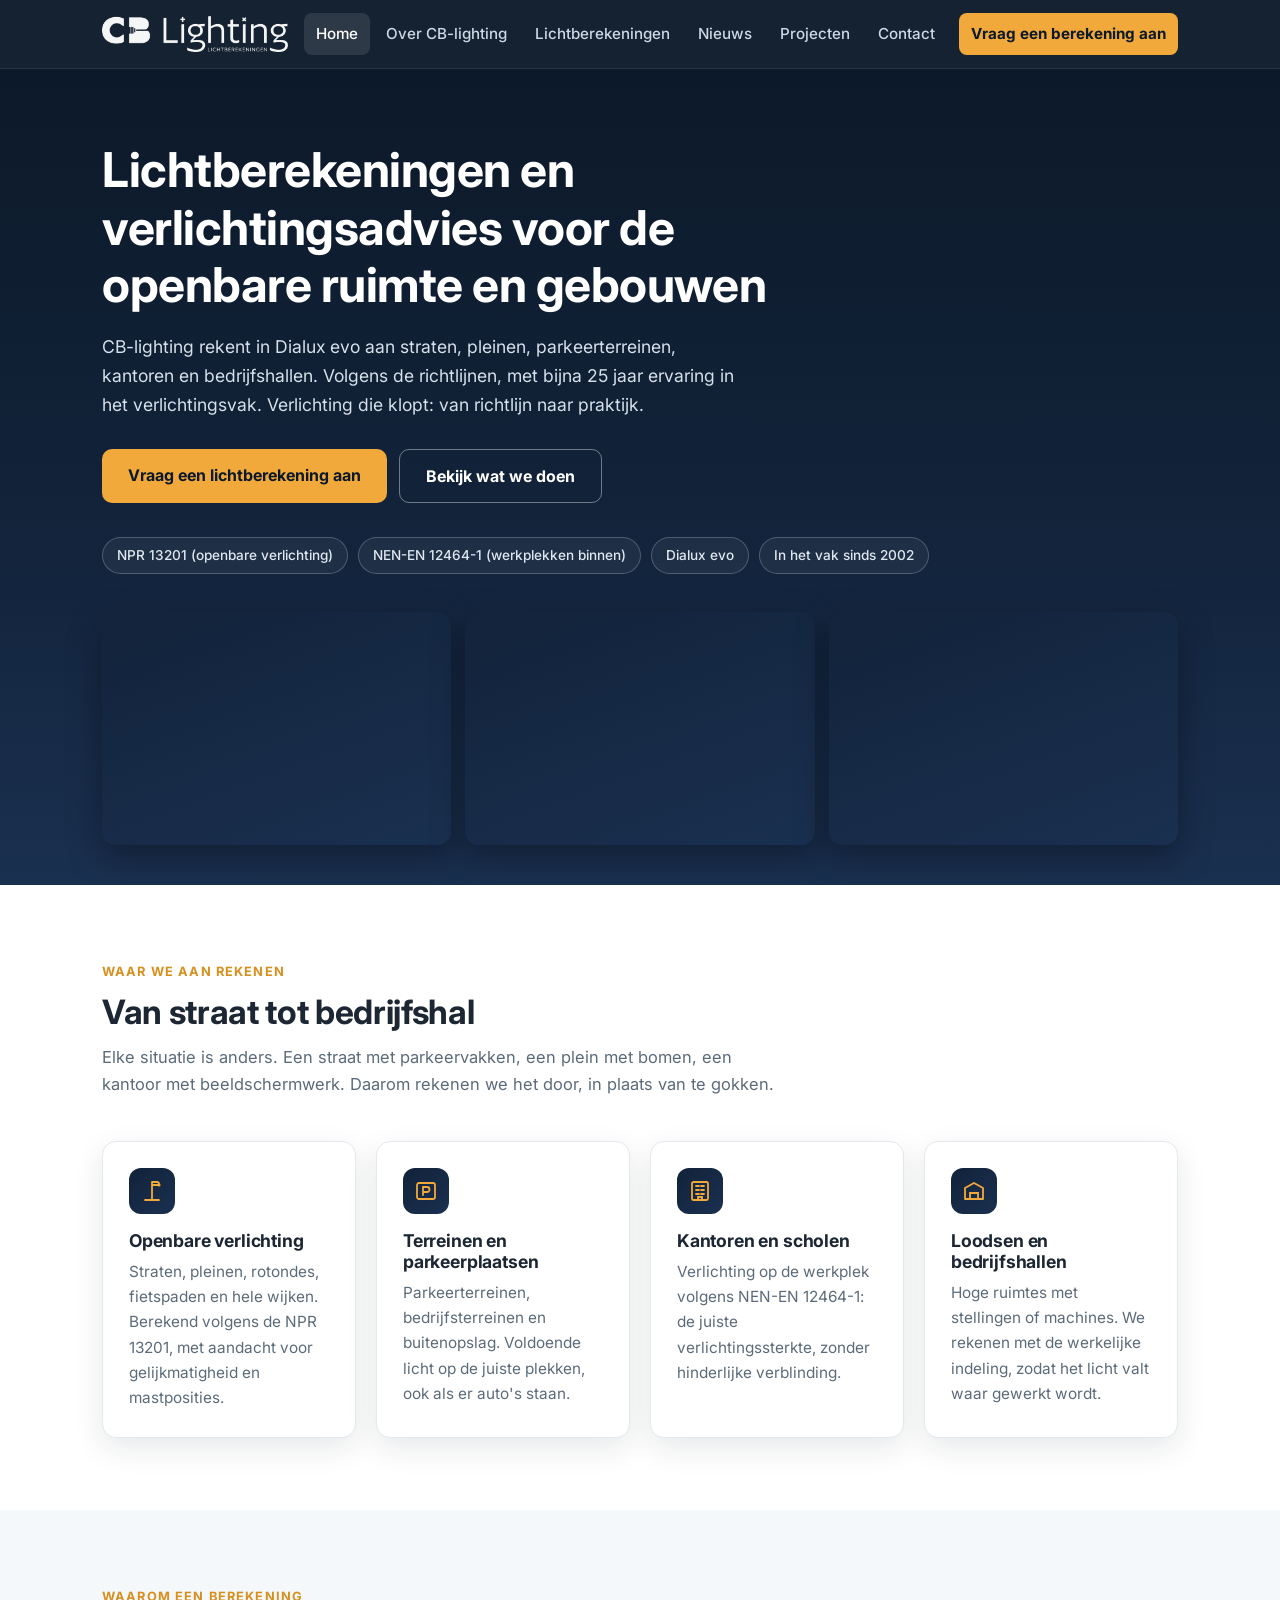
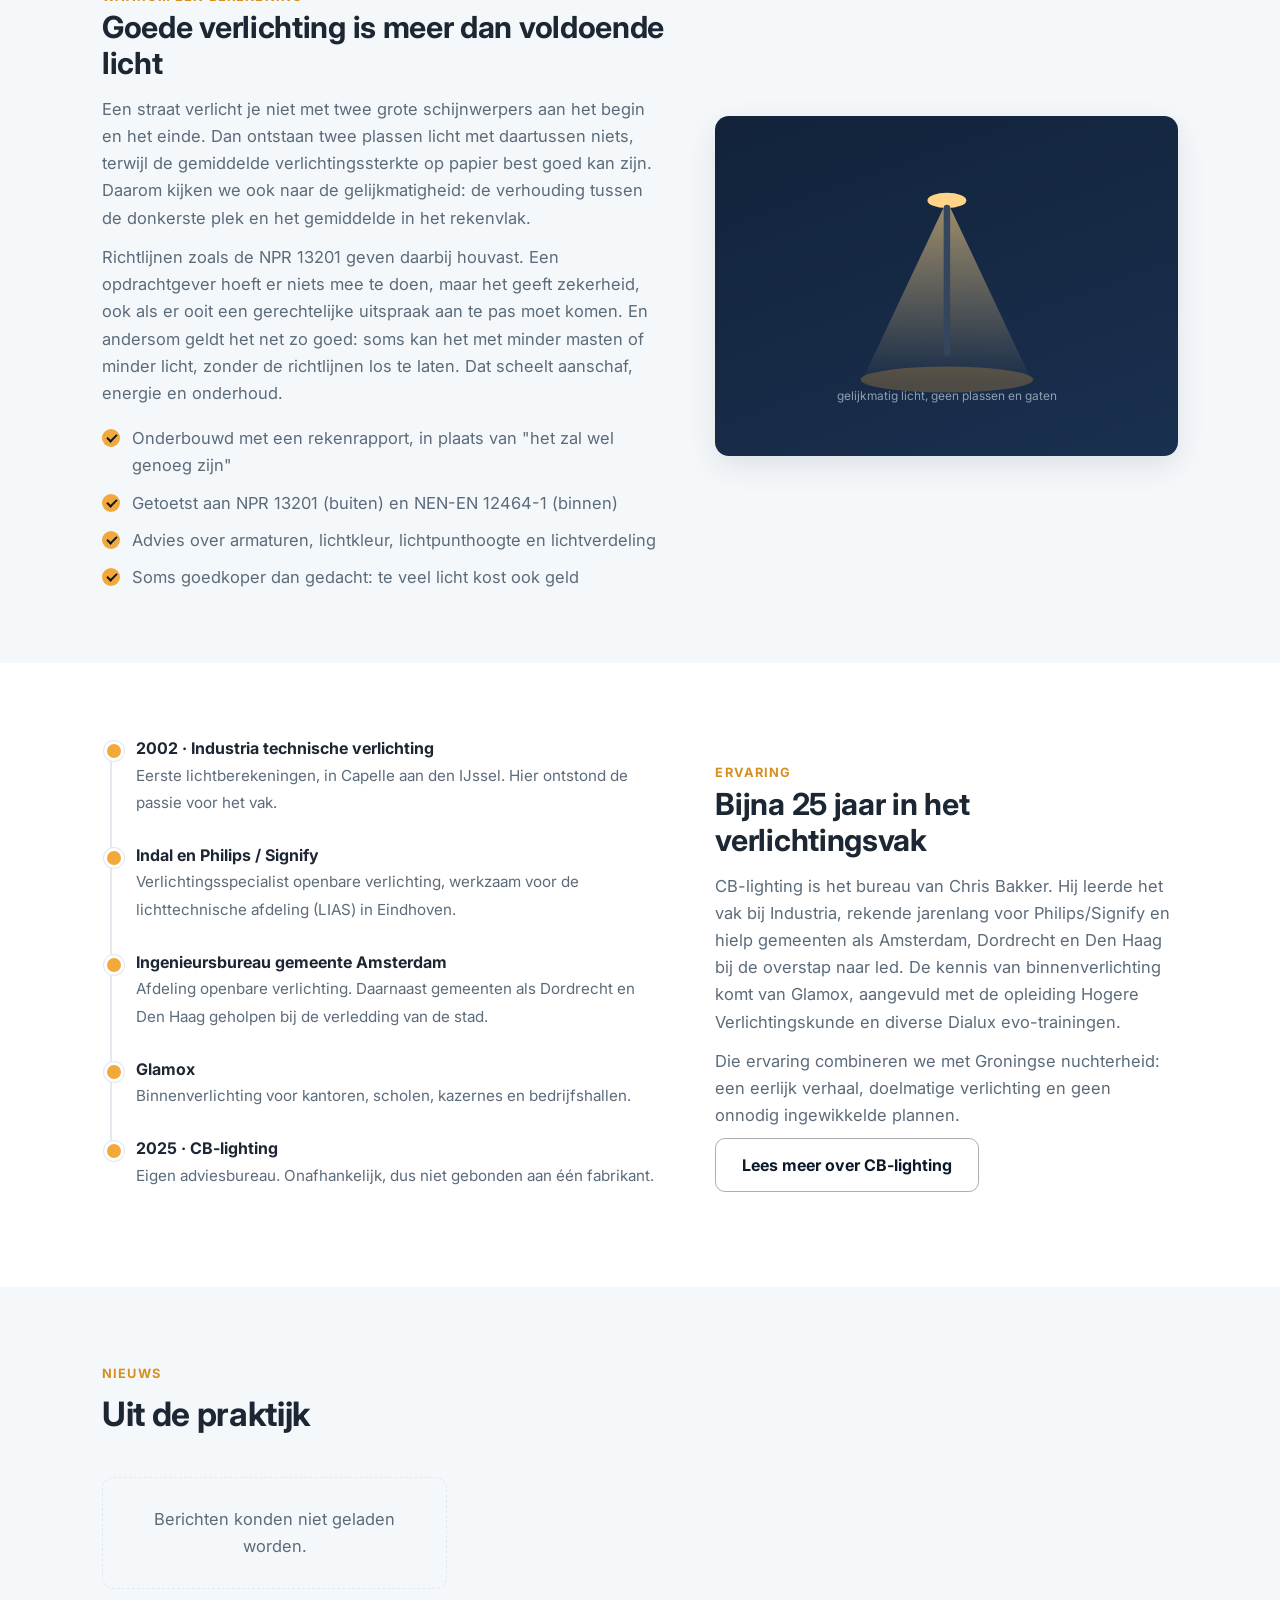
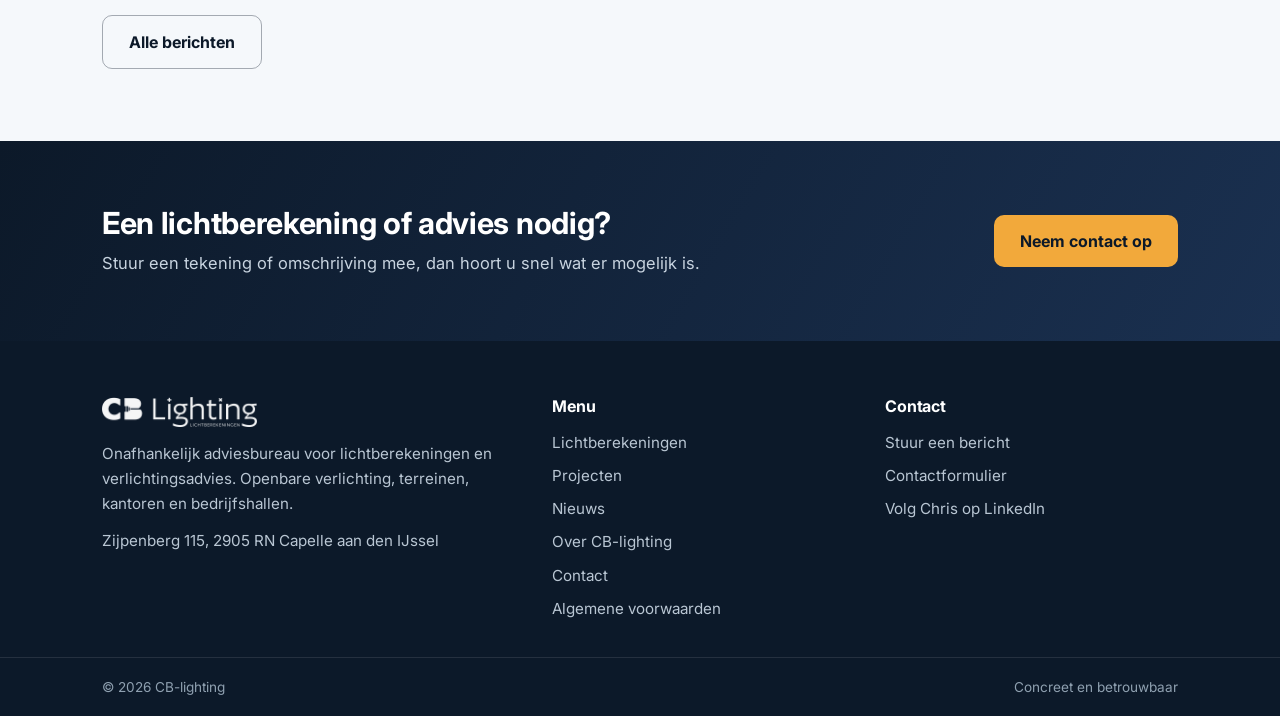
<file: index.html>
<!DOCTYPE html>
<html lang="nl">
<head>
  <meta charset="UTF-8">
  <meta name="viewport" content="width=device-width, initial-scale=1.0">
  <title>Lichtberekeningen en verlichtingsadvies | CB-lighting</title>
  <meta name="description" content="CB-lighting maakt lichtberekeningen in Dialux evo voor openbare verlichting, terreinen en gebouwen. Volgens NPR 13201 en NEN-EN 12464-1, met bijna 25 jaar ervaring in het verlichtingsvak.">
  <link rel="canonical" href="https://cb-lighting.nl/">
  <meta property="og:title" content="Lichtberekeningen en verlichtingsadvies | CB-lighting">
  <meta property="og:description" content="Lichtberekeningen voor straten, terreinen, kantoren en hallen. Volgens NPR 13201 en NEN-EN 12464-1.">
  <meta property="og:type" content="website">
  <meta property="og:url" content="https://cb-lighting.nl/">
  <meta property="og:image" content="https://cb-lighting.nl/assets/og.png">
  <meta property="og:image:width" content="1200">
  <meta property="og:image:height" content="630">
  <meta name="twitter:card" content="summary_large_image">
  <link rel="icon" href="assets/favicon.png" type="image/png">
  <link rel="preconnect" href="https://fonts.googleapis.com">
  <link rel="preconnect" href="https://fonts.gstatic.com" crossorigin>
  <link href="https://fonts.googleapis.com/css2?family=Inter:wght@400;500;600;700;800&display=swap" rel="stylesheet">
  <link rel="stylesheet" href="css/stijl.css">
  <script type="application/ld+json">
  {
    "@context": "https://schema.org",
    "@type": "ProfessionalService",
    "name": "CB-lighting",
    "description": "Adviesbureau voor lichtberekeningen en verlichtingsadvies: openbare verlichting, terreinen, kantoren en bedrijfshallen.",
    "url": "https://cb-lighting.nl/",
    "founder": { "@type": "Person", "name": "Chris Bakker" },
    "address": {
      "@type": "PostalAddress",
      "streetAddress": "Zijpenberg 115",
      "postalCode": "2905 RN",
      "addressLocality": "Capelle aan den IJssel",
      "addressCountry": "NL"
    },
    "areaServed": "Nederland",
    "knowsAbout": ["Lichtberekeningen", "Openbare verlichting", "Dialux evo", "NPR 13201", "NEN-EN 12464-1"]
  }
  </script>
</head>
<body>

<header class="top">
  <div class="wrap">
    <a class="logo" href="index.html" aria-label="CB Lighting, naar de homepage">
      <img src="assets/logo-wit.png" alt="CB Lighting, lichtberekeningen">
    </a>
    <a class="belknop" href="#" aria-label="Bel CB-lighting"><svg viewBox="0 0 24 24" fill="none" stroke="#0c1929" stroke-width="2" stroke-linecap="round"><path d="M5 4h4l2 5-2.5 1.5a12 12 0 0 0 5 5L15 13l5 2v4a2 2 0 0 1-2 2A16 16 0 0 1 3 6a2 2 0 0 1 2-2z"/></svg></a>
    <button class="hamburger" aria-label="Menu openen"><span></span><span></span><span></span></button>
    <nav class="menu">
      <a href="index.html" class="actief">Home</a>
      <a href="over-cb-lighting.html">Over CB-lighting</a>
      <a href="lichtberekeningen.html">Lichtberekeningen</a>
      <a href="nieuws.html">Nieuws</a>
      <a href="projecten.html">Projecten</a>
      <a href="contact.html">Contact</a>
      <a href="contact.html" class="cta">Vraag een berekening aan</a>
    </nav>
  </div>
</header>

<section class="hero">
  <div class="wrap">
    <h1 data-tekst="home_hero_titel" data-enkel>Lichtberekeningen en verlichtingsadvies voor de openbare ruimte en gebouwen</h1>
    <p class="sub" data-tekst="home_hero_tekst" data-enkel>CB-lighting rekent in Dialux evo aan straten, pleinen, parkeerterreinen, kantoren en bedrijfshallen. Volgens de richtlijnen, met bijna 25 jaar ervaring in het verlichtingsvak. Verlichting die klopt: van richtlijn naar praktijk.</p>
    <div class="knoppen">
      <a class="knop vol" href="contact.html">Vraag een lichtberekening aan</a>
      <a class="knop rand" href="lichtberekeningen.html">Bekijk wat we doen</a>
    </div>
    <div class="badges">
      <span class="badge">NPR 13201 (openbare verlichting)</span>
      <span class="badge">NEN-EN 12464-1 (werkplekken binnen)</span>
      <span class="badge">Dialux evo</span>
      <span class="badge">In het vak sinds 2002</span>
    </div>
    <div class="herofotos">
      <div class="vak" data-foto="hero-1" role="img" aria-label="Straatverlichting met dubbele armaturen in de avond"></div>
      <div class="vak" data-foto="hero-2" role="img" aria-label="Verlichte woonstraat bij nacht"></div>
      <div class="vak" data-foto="hero-3" role="img" aria-label="Nieuwe lichtmasten op een brug"></div>
    </div>
  </div>
</section>

<section class="sectie">
  <div class="wrap">
    <div class="kop">
      <span class="label">Waar we aan rekenen</span>
      <h2 data-tekst="home_toepassingen_kop" data-enkel>Van straat tot bedrijfshal</h2>
      <p data-tekst="home_toepassingen_intro" data-enkel>Elke situatie is anders. Een straat met parkeervakken, een plein met bomen, een kantoor met beeldschermwerk. Daarom rekenen we het door, in plaats van te gokken.</p>
    </div>
    <div class="kaarten">
      <div class="kaart">
        <div class="icoon">
          <svg viewBox="0 0 24 24" fill="none" stroke="#f2a93b" stroke-width="1.8" stroke-linecap="round"><path d="M12 3v18M12 3h5a2 2 0 0 1 2 2v1h-7M5 21h14"/><circle cx="19" cy="6" r="1.6" fill="#f2a93b" stroke="none"/></svg>
        </div>
        <h3 data-tekst="home_kaart1_titel" data-enkel>Openbare verlichting</h3>
        <p data-tekst="home_kaart1_tekst" data-enkel>Straten, pleinen, rotondes, fietspaden en hele wijken. Berekend volgens de NPR 13201, met aandacht voor gelijkmatigheid en mastposities.</p>
      </div>
      <div class="kaart">
        <div class="icoon">
          <svg viewBox="0 0 24 24" fill="none" stroke="#f2a93b" stroke-width="1.8" stroke-linecap="round"><rect x="3" y="4" width="18" height="16" rx="2"/><path d="M9 16v-8h4a2.5 2.5 0 0 1 0 5H9"/></svg>
        </div>
        <h3 data-tekst="home_kaart2_titel" data-enkel>Terreinen en parkeerplaatsen</h3>
        <p data-tekst="home_kaart2_tekst" data-enkel>Parkeerterreinen, bedrijfsterreinen en buitenopslag. Voldoende licht op de juiste plekken, ook als er auto's staan.</p>
      </div>
      <div class="kaart">
        <div class="icoon">
          <svg viewBox="0 0 24 24" fill="none" stroke="#f2a93b" stroke-width="1.8" stroke-linecap="round"><rect x="4" y="3" width="16" height="18" rx="1.5"/><path d="M8 7h3M8 11h3M8 15h3M13 7h3M13 11h3M13 15h3M10 21v-3h4v3"/></svg>
        </div>
        <h3 data-tekst="home_kaart3_titel" data-enkel>Kantoren en scholen</h3>
        <p data-tekst="home_kaart3_tekst" data-enkel>Verlichting op de werkplek volgens NEN-EN 12464-1: de juiste verlichtingssterkte, zonder hinderlijke verblinding.</p>
      </div>
      <div class="kaart">
        <div class="icoon">
          <svg viewBox="0 0 24 24" fill="none" stroke="#f2a93b" stroke-width="1.8" stroke-linecap="round"><path d="M3 20V9l9-5 9 5v11M3 20h18M8 20v-6h8v6"/></svg>
        </div>
        <h3 data-tekst="home_kaart4_titel" data-enkel>Loodsen en bedrijfshallen</h3>
        <p data-tekst="home_kaart4_tekst" data-enkel>Hoge ruimtes met stellingen of machines. We rekenen met de werkelijke indeling, zodat het licht valt waar gewerkt wordt.</p>
      </div>
    </div>
  </div>
</section>

<section class="sectie wolk">
  <div class="wrap twee">
    <div class="tekstblok">
      <span class="label" style="color:var(--amber-donker);font-weight:700;text-transform:uppercase;letter-spacing:.09em;font-size:.8rem;">Waarom een berekening</span>
      <h2 data-tekst="home_welkom_kop" data-enkel>Goede verlichting is meer dan voldoende licht</h2>
      <div data-tekst="home_welkom">
        <p>Een straat verlicht je niet met twee grote schijnwerpers aan het begin en het einde. Dan ontstaan twee plassen licht met daartussen niets, terwijl de gemiddelde verlichtingssterkte op papier best goed kan zijn. Daarom kijken we ook naar de gelijkmatigheid: de verhouding tussen de donkerste plek en het gemiddelde in het rekenvlak.</p>
        <p>Richtlijnen zoals de NPR 13201 geven daarbij houvast. Een opdrachtgever hoeft er niets mee te doen, maar het geeft zekerheid, ook als er ooit een gerechtelijke uitspraak aan te pas moet komen. En andersom geldt het net zo goed: soms kan het met minder masten of minder licht, zonder de richtlijnen los te laten. Dat scheelt aanschaf, energie en onderhoud.</p>
      </div>
      <ul class="checklijst" style="margin-top:18px">
        <li>Onderbouwd met een rekenrapport, in plaats van "het zal wel genoeg zijn"</li>
        <li>Getoetst aan NPR 13201 (buiten) en NEN-EN 12464-1 (binnen)</li>
        <li>Advies over armaturen, lichtkleur, lichtpunthoogte en lichtverdeling</li>
        <li>Soms goedkoper dan gedacht: te veel licht kost ook geld</li>
      </ul>
    </div>
    <div class="beeld" data-foto="home-zijbeeld" style="min-height:340px">
      <svg viewBox="0 0 300 220" xmlns="http://www.w3.org/2000/svg" style="width:70%" aria-hidden="true">
        <defs>
          <linearGradient id="bundel" x1="0" y1="0" x2="0" y2="1">
            <stop offset="0" stop-color="#ffd489" stop-opacity=".6"/><stop offset="1" stop-color="#ffd489" stop-opacity="0"/>
          </linearGradient>
        </defs>
        <path d="M150 30 L70 200 L230 200 Z" fill="url(#bundel)"/>
        <ellipse cx="150" cy="30" rx="18" ry="7" fill="#ffd489"/>
        <rect x="147" y="34" width="6" height="140" rx="3" fill="#33465e"/>
        <ellipse cx="150" cy="196" rx="80" ry="12" fill="#f2a93b" opacity=".25"/>
        <text x="150" y="215" text-anchor="middle" fill="#8fa0b0" font-family="Inter, sans-serif" font-size="11">gelijkmatig licht, geen plassen en gaten</text>
      </svg>
    </div>
  </div>
</section>

<section class="sectie">
  <div class="wrap twee">
    <div>
      <ul class="tijdlijn">
        <li><b>2002 · Industria technische verlichting</b><span>Eerste lichtberekeningen, in Capelle aan den IJssel. Hier ontstond de passie voor het vak.</span></li>
        <li><b>Indal en Philips / Signify</b><span>Verlichtingsspecialist openbare verlichting, werkzaam voor de lichttechnische afdeling (LIAS) in Eindhoven.</span></li>
        <li><b>Ingenieursbureau gemeente Amsterdam</b><span>Afdeling openbare verlichting. Daarnaast gemeenten als Dordrecht en Den Haag geholpen bij de verledding van de stad.</span></li>
        <li><b>Glamox</b><span>Binnenverlichting voor kantoren, scholen, kazernes en bedrijfshallen.</span></li>
        <li><b>2025 · CB-lighting</b><span>Eigen adviesbureau. Onafhankelijk, dus niet gebonden aan één fabrikant.</span></li>
      </ul>
    </div>
    <div class="tekstblok">
      <span class="label" style="color:var(--amber-donker);font-weight:700;text-transform:uppercase;letter-spacing:.09em;font-size:.8rem;">Ervaring</span>
      <h2 data-tekst="home_ervaring_kop" data-enkel>Bijna 25 jaar in het verlichtingsvak</h2>
      <div data-tekst="home_ervaring">
      <p>CB-lighting is het bureau van Chris Bakker. Hij leerde het vak bij Industria, rekende jarenlang voor Philips/Signify en hielp gemeenten als Amsterdam, Dordrecht en Den Haag bij de overstap naar led. De kennis van binnenverlichting komt van Glamox, aangevuld met de opleiding Hogere Verlichtingskunde en diverse Dialux evo-trainingen.</p>
      <p>Die ervaring combineren we met Groningse nuchterheid: een eerlijk verhaal, doelmatige verlichting en geen onnodig ingewikkelde plannen.</p>
      </div>
      <a class="knop rand donker" href="over-cb-lighting.html" style="margin-top:8px">Lees meer over CB-lighting</a>
    </div>
  </div>
</section>

<section class="sectie wolk">
  <div class="wrap">
    <div class="kop">
      <span class="label">Nieuws</span>
      <h2>Uit de praktijk</h2>
    </div>
    <div class="nieuwslijst" id="nieuws-thuis">
      <div class="leegmelding">Berichten worden geladen...</div>
    </div>
    <p style="margin-top:26px"><a class="knop rand donker" href="nieuws.html">Alle berichten</a></p>
  </div>
</section>

<section class="ctastrook">
  <div class="wrap">
    <div>
      <h2 data-tekst="home_cta_kop" data-enkel>Een lichtberekening of advies nodig?</h2>
      <p data-tekst="home_cta_tekst" data-enkel>Stuur een tekening of omschrijving mee, dan hoort u snel wat er mogelijk is.</p>
      <p data-telblok style="display:none;margin-top:8px">Liever direct bellen? <a data-tellink href="#" style="color:var(--gloed);font-weight:700"></a></p>
    </div>
    <a class="knop vol" href="contact.html">Neem contact op</a>
  </div>
</section>

<footer>
  <div class="wrap">
    <div>
      <a class="logo" href="index.html" style="margin-bottom:14px"><img src="assets/logo-wit.png" alt="CB Lighting"></a>
      <p data-tekst="footer_tekst" data-enkel>Onafhankelijk adviesbureau voor lichtberekeningen en verlichtingsadvies. Openbare verlichting, terreinen, kantoren en bedrijfshallen.</p>
      <p style="margin-top:12px" data-tekst="contact_adres" data-enkel>Zijpenberg 115, 2905 RN Capelle aan den IJssel</p>
    </div>
    <div>
      <h4>Menu</h4>
      <ul>
        <li><a href="lichtberekeningen.html">Lichtberekeningen</a></li>
        <li><a href="projecten.html">Projecten</a></li>
        <li><a href="nieuws.html">Nieuws</a></li>
        <li><a href="over-cb-lighting.html">Over CB-lighting</a></li>
        <li><a href="contact.html">Contact</a></li>
        <li><a href="algemene-voorwaarden.html">Algemene voorwaarden</a></li>
      </ul>
    </div>
    <div>
      <h4>Contact</h4>
      <ul>
        <li><a data-maillink href="contact.html">Stuur een bericht</a></li>
        <li data-telblok style="display:none"><a data-tellink href="#"></a></li>
        <li><a href="contact.html">Contactformulier</a></li>
        <li><a href="https://www.linkedin.com/in/ccbakker/" target="_blank" rel="noopener">Volg Chris op LinkedIn</a></li>
      </ul>
    </div>
  </div>
  <div class="onderbalk">
    <div class="wrap">
      <span>© <span data-jaar>2026</span> CB-lighting</span>
      <span>Concreet en betrouwbaar</span>
    </div>
  </div>
</footer>

<script src="js/config.js"></script>
<script src="js/site.js"></script>
<script>
// Laatste drie nieuwsberichten op de homepage
cblLees("cbl_nieuws?select=id,titel,tekst,foto_url,linkedin_url,datum,slug&gepubliceerd=eq.true&order=datum.desc&limit=3")
  .then(function (items) {
    var doel = document.getElementById("nieuws-thuis");
    doel.innerHTML = "";
    if (!items.length) {
      doel.innerHTML = '<div class="leegmelding">Nog geen berichten.</div>';
      return;
    }
    items.forEach(function (n) {
      var kaart = document.createElement("article");
      kaart.className = "nieuwsitem";
      var foto = '<div class="nfoto"><img src="' + (n.foto_url || "assets/nieuws-standaard.png") + '" alt="" loading="lazy"></div>';
      var chip = n.linkedin_url ? '<span class="li-chip">LinkedIn-bericht</span>' : "";
      var leesTekst = n.linkedin_url ? "Lees verder op LinkedIn &rarr;" : "Lees verder &rarr;";
      kaart.innerHTML = foto +
        '<div class="inhoud">' +
        '<div class="kop-rij"><time></time>' + chip + '</div><h3></h3><div class="tekst dicht"></div>' +
        '<div class="voet"><a class="leesmeer">' + leesTekst + '</a></div>' +
        '</div>';
      var lees = kaart.querySelector(".leesmeer");
      if (n.linkedin_url) {
        lees.href = n.linkedin_url;
        lees.target = "_blank";
        lees.rel = "noopener";
      } else {
        lees.href = "/nieuws/" + n.slug;
      }
      kaart.querySelector("time").textContent = cblDatum(n.datum);
      kaart.querySelector("h3").textContent = n.titel;
      kaart.querySelector(".tekst").textContent = n.tekst;
      cblFotoPas(kaart.querySelector(".nfoto img"));
      doel.appendChild(kaart);
    });
  })
  .catch(function () {
    document.getElementById("nieuws-thuis").innerHTML = '<div class="leegmelding">Berichten konden niet geladen worden.</div>';
  });
</script>
</body>
</html>
</file>
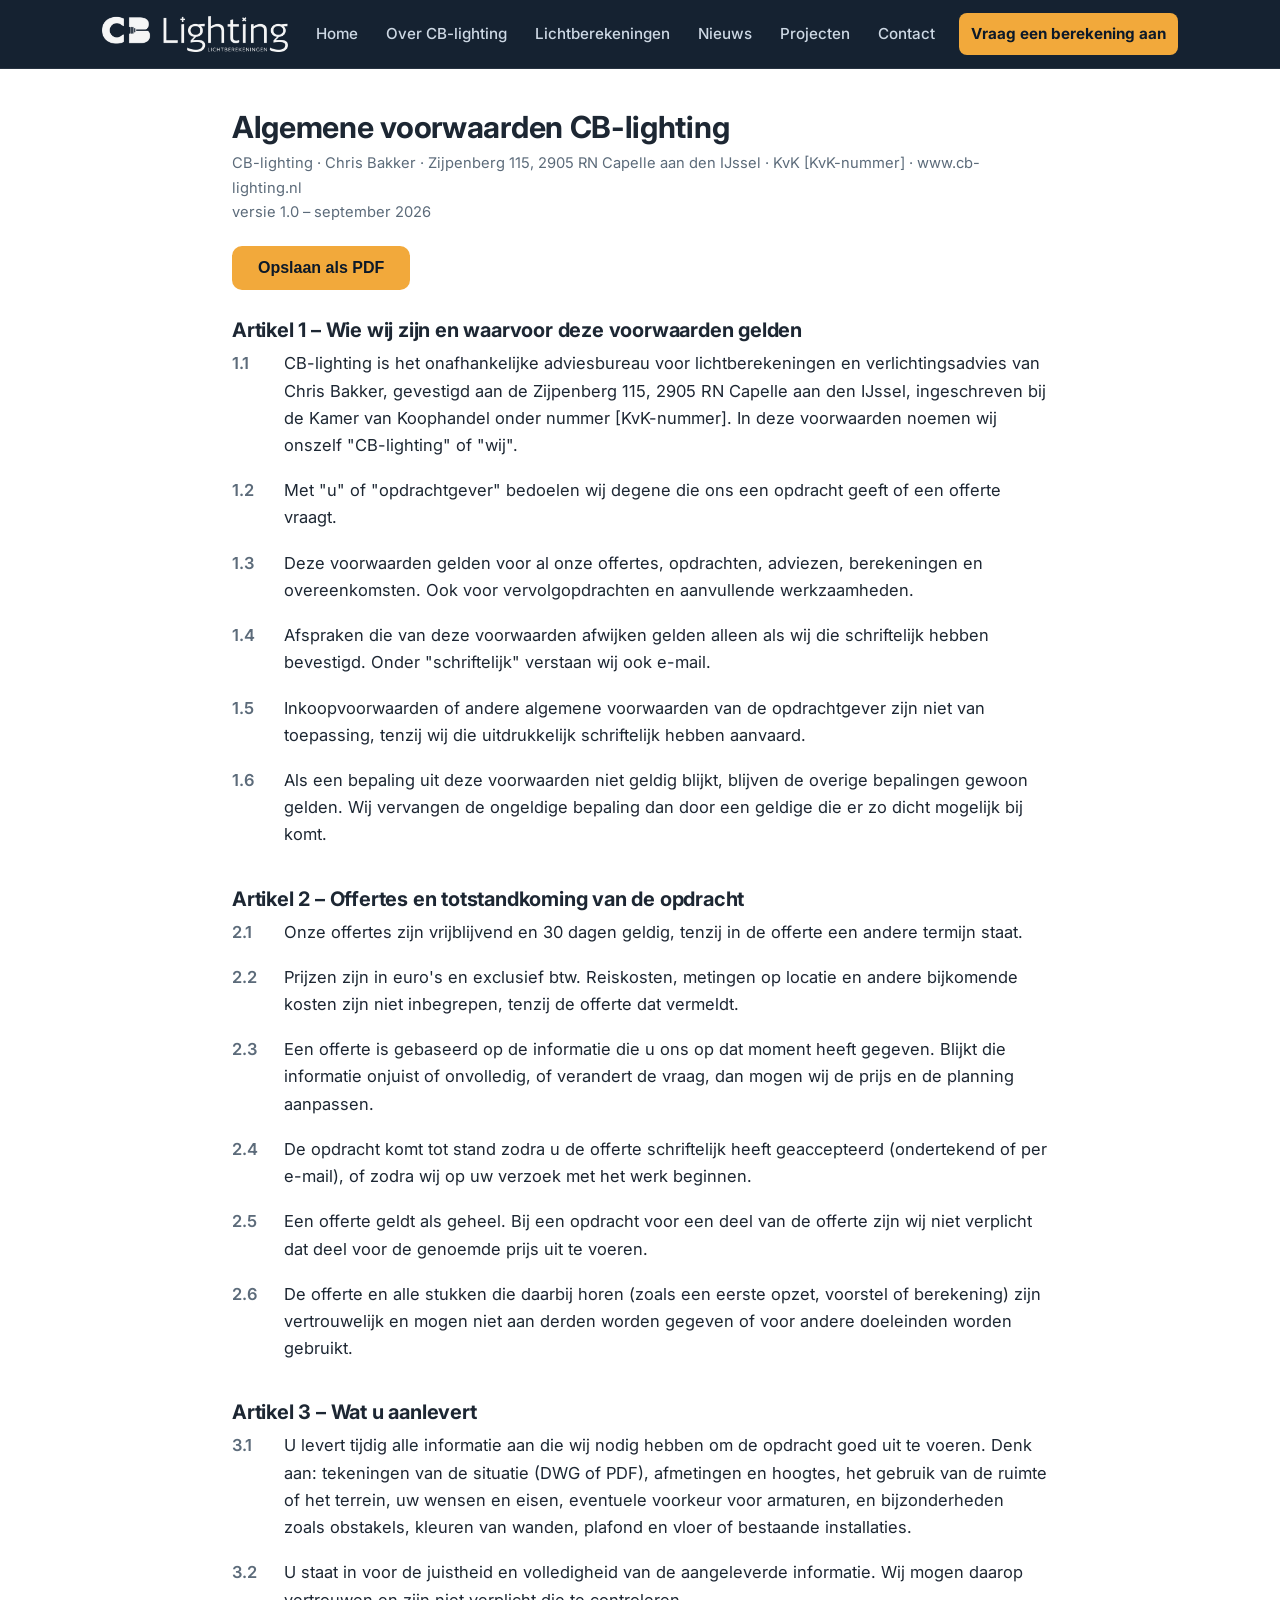
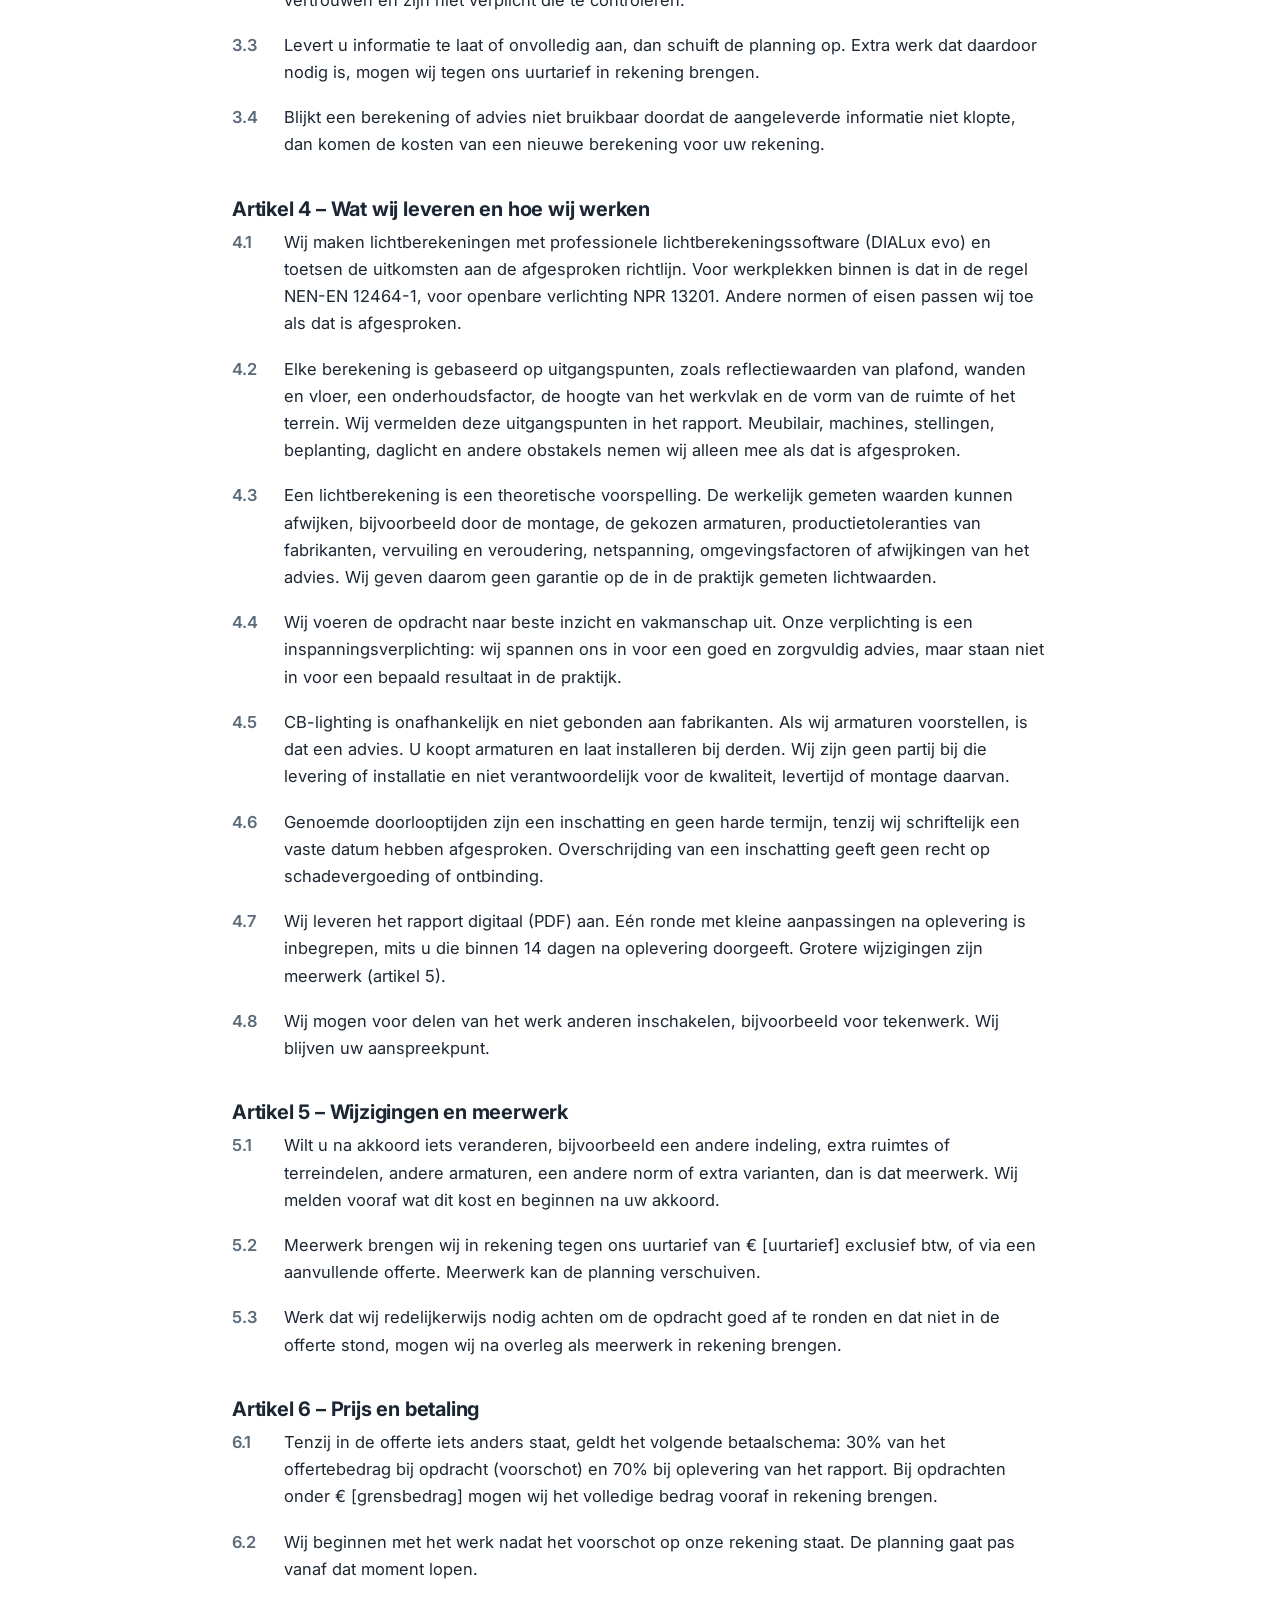
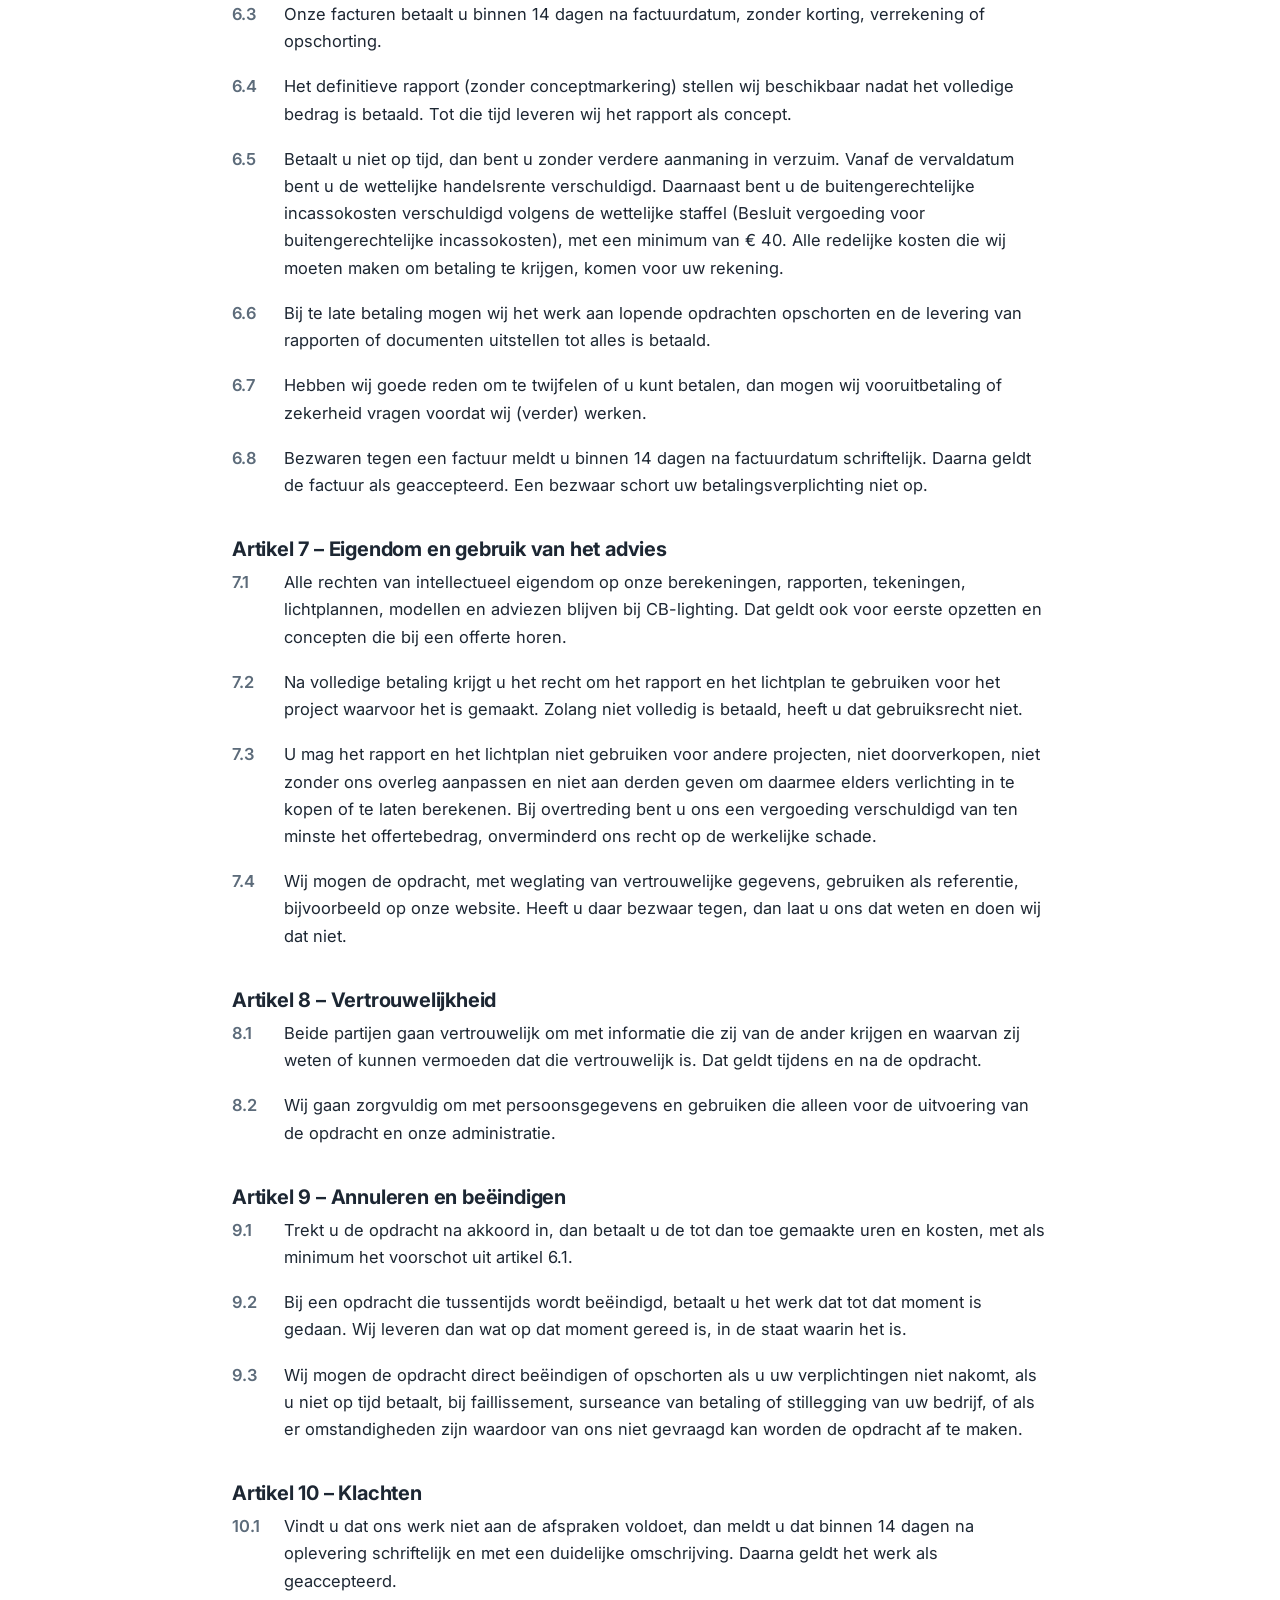
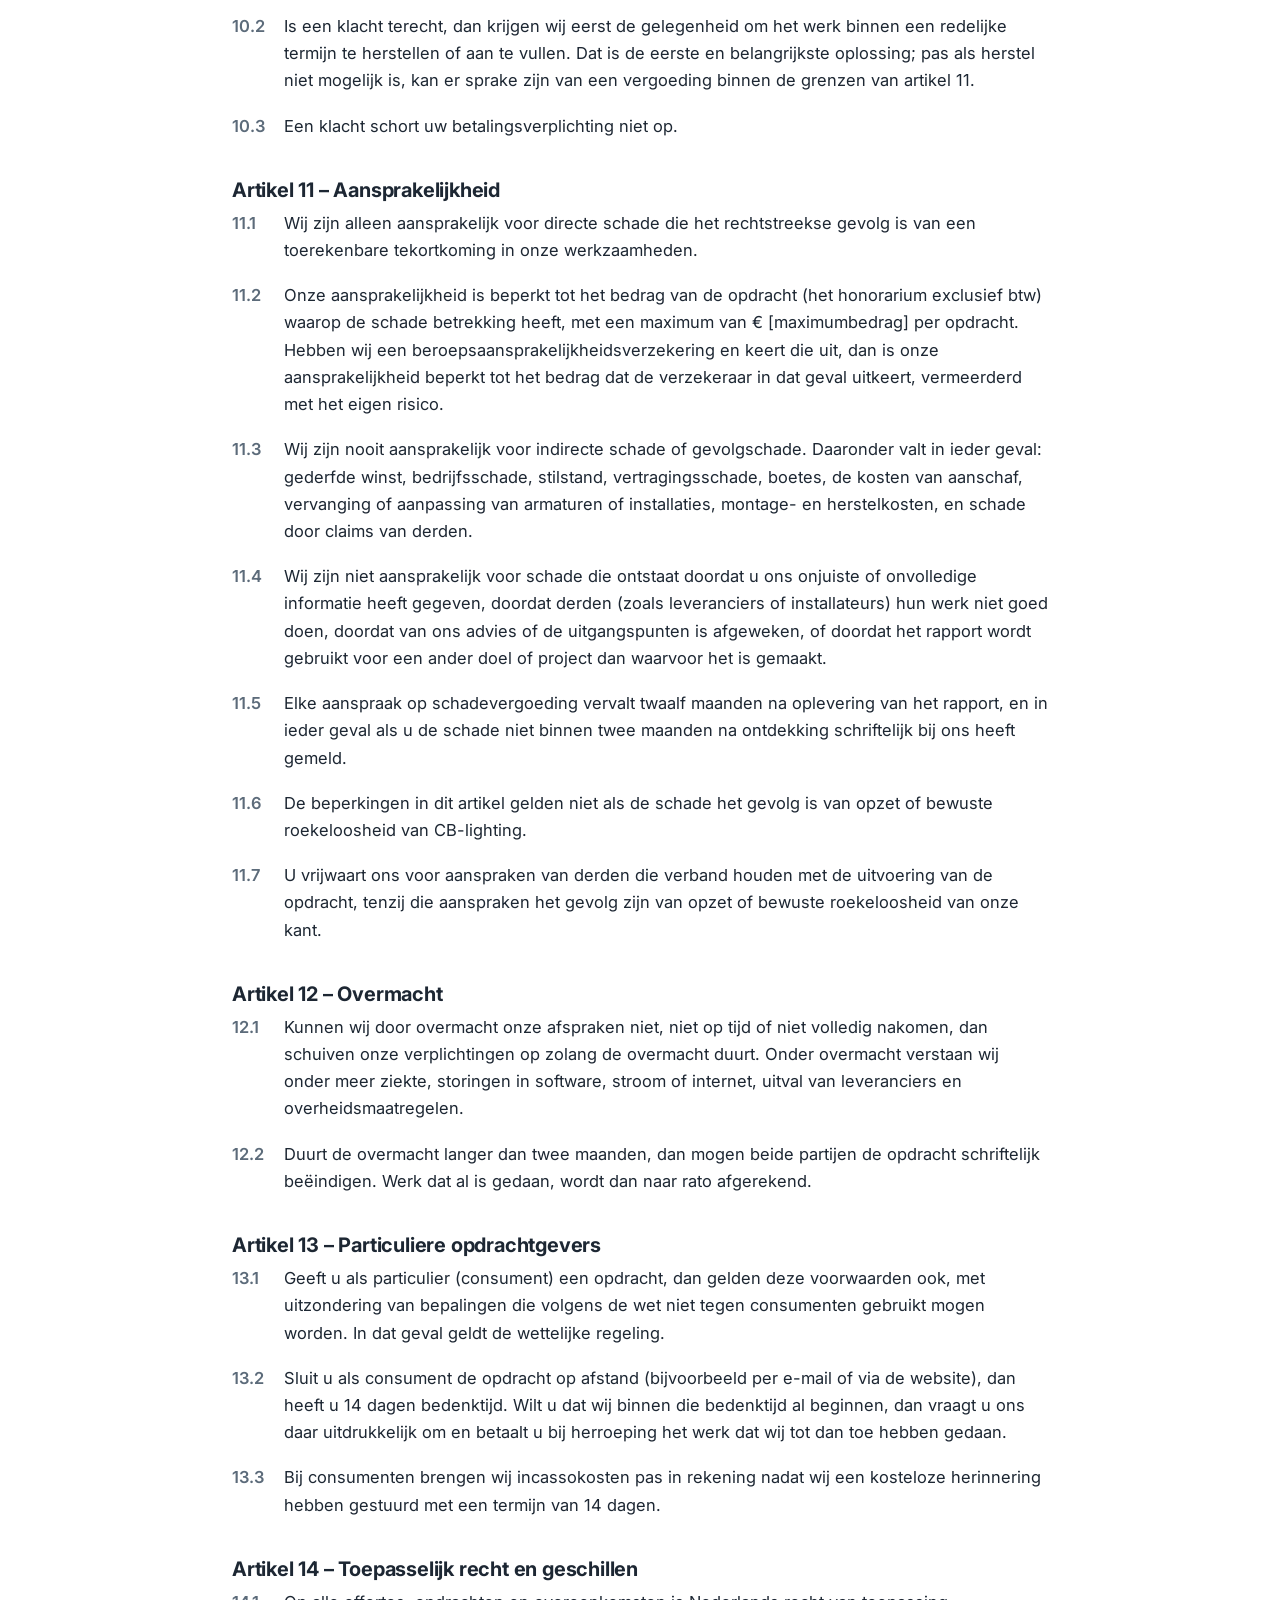
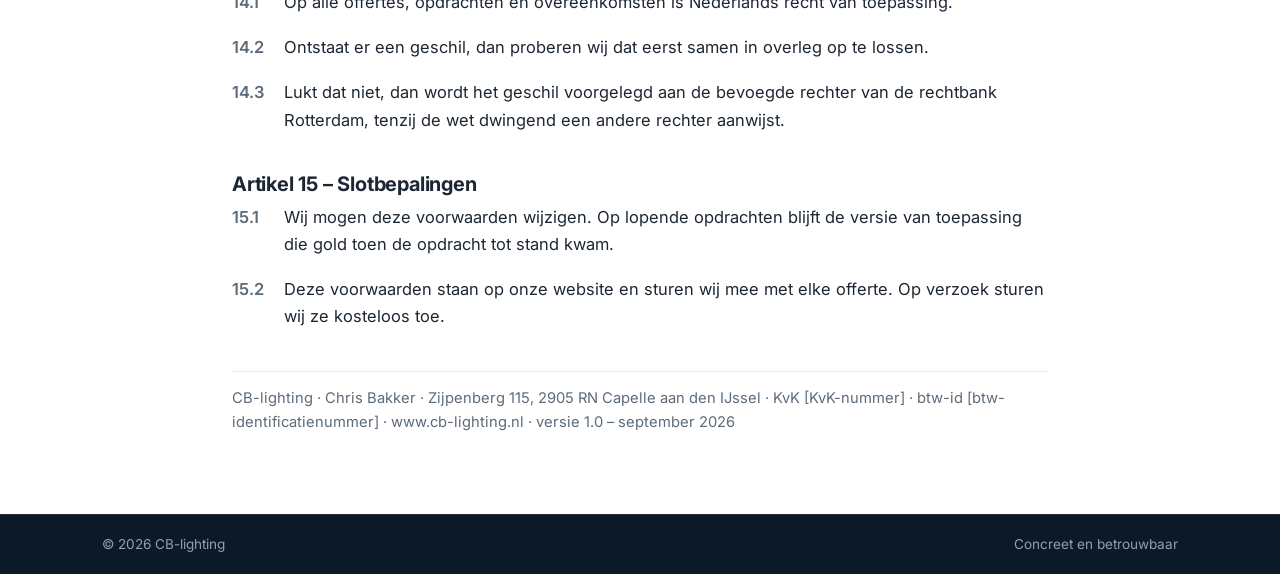
<file: algemene-voorwaarden.html>
<!DOCTYPE html>
<html lang="nl">
<head>
  <meta charset="UTF-8">
  <meta name="viewport" content="width=device-width, initial-scale=1.0">
  <title>Algemene voorwaarden | CB-lighting</title>
  <meta name="description" content="De algemene voorwaarden van CB-lighting, onafhankelijk adviesbureau voor lichtberekeningen en verlichtingsadvies.">
  <link rel="canonical" href="https://cb-lighting.nl/algemene-voorwaarden.html">
  <link rel="icon" href="assets/favicon.png" type="image/png">
  <link href="https://fonts.googleapis.com/css2?family=Inter:wght@400;500;600;700;800&display=swap" rel="stylesheet">
  <link rel="stylesheet" href="css/stijl.css">
  <style>
    .av { max-width: 860px; margin: 0 auto; padding: 40px 22px 70px; font-size: 16.5px; line-height: 1.65; color: var(--inkt); }
    .av h2 { font-size: 1.25rem; margin: 28px 0 8px; }
    .av p { margin: 0 0 10px; }
    .av .lid { display: grid; grid-template-columns: 44px 1fr; gap: 8px; margin-bottom: 8px; }
    .av .lid b { font-weight: 600; color: var(--grijs); }
    .av .colofon { color: var(--grijs); font-size: .92rem; margin-top: 30px; border-top: 1px solid var(--lijn); padding-top: 14px; }
    .av .printknop { margin: 18px 0 0; }
    @media print {
      @page { size: A4; margin: 17mm; }
      body { background: #fff; font-size: 10.5pt; }
      header.top, footer, .printknop, .belknop, .aanpasknop, .beheerknop { display: none !important; }
      .av { max-width: none; padding: 0; font-size: 10pt; line-height: 1.5; }
      .av h2 { break-after: avoid; page-break-after: avoid; }
      .av .kort { break-inside: avoid; page-break-inside: avoid; }
      .av .lid { break-inside: avoid; page-break-inside: avoid; }
    }
  </style>
</head>
<body>

<header class="top">
  <div class="wrap">
    <a class="logo" href="index.html" aria-label="CB Lighting, naar de homepage">
      <img src="assets/logo-wit.png" alt="CB Lighting, lichtberekeningen">
    </a>
    <a class="belknop" href="#" aria-label="Bel CB-lighting"><svg viewBox="0 0 24 24" fill="none" stroke="#0c1929" stroke-width="2" stroke-linecap="round"><path d="M5 4h4l2 5-2.5 1.5a12 12 0 0 0 5 5L15 13l5 2v4a2 2 0 0 1-2 2A16 16 0 0 1 3 6a2 2 0 0 1 2-2z"/></svg></a>
    <button class="hamburger" aria-label="Menu openen"><span></span><span></span><span></span></button>
    <nav class="menu">
      <a href="index.html">Home</a>
      <a href="over-cb-lighting.html">Over CB-lighting</a>
      <a href="lichtberekeningen.html">Lichtberekeningen</a>
      <a href="nieuws.html">Nieuws</a>
      <a href="projecten.html">Projecten</a>
      <a href="contact.html">Contact</a>
      <a href="contact.html" class="cta">Vraag een berekening aan</a>
    </nav>
  </div>
</header>

<article class="av">
  <h1 style="font-size:1.9rem;margin-bottom:6px">Algemene voorwaarden CB-lighting</h1>
  <p class="colofon" style="border:0;padding:0;margin:0 0 4px">CB-lighting · Chris Bakker · Zijpenberg 115, 2905 RN Capelle aan den IJssel · KvK <span data-veld="kvk">[KvK-nummer]</span> · www.cb-lighting.nl<br>versie 1.0 – september 2026</p>
  <button class="knop vol printknop" onclick="window.print()">Opslaan als PDF</button>

  <h2>Artikel 1 – Wie wij zijn en waarvoor deze voorwaarden gelden</h2>
  <div class="lid"><b>1.1</b><p>CB-lighting is het onafhankelijke adviesbureau voor lichtberekeningen en verlichtingsadvies van Chris Bakker, gevestigd aan de Zijpenberg 115, 2905 RN Capelle aan den IJssel, ingeschreven bij de Kamer van Koophandel onder nummer <span data-veld="kvk">[KvK-nummer]</span>. In deze voorwaarden noemen wij onszelf "CB-lighting" of "wij".</p></div>
  <div class="lid"><b>1.2</b><p>Met "u" of "opdrachtgever" bedoelen wij degene die ons een opdracht geeft of een offerte vraagt.</p></div>
  <div class="lid"><b>1.3</b><p>Deze voorwaarden gelden voor al onze offertes, opdrachten, adviezen, berekeningen en overeenkomsten. Ook voor vervolgopdrachten en aanvullende werkzaamheden.</p></div>
  <div class="lid"><b>1.4</b><p>Afspraken die van deze voorwaarden afwijken gelden alleen als wij die schriftelijk hebben bevestigd. Onder "schriftelijk" verstaan wij ook e-mail.</p></div>
  <div class="lid"><b>1.5</b><p>Inkoopvoorwaarden of andere algemene voorwaarden van de opdrachtgever zijn niet van toepassing, tenzij wij die uitdrukkelijk schriftelijk hebben aanvaard.</p></div>
  <div class="lid"><b>1.6</b><p>Als een bepaling uit deze voorwaarden niet geldig blijkt, blijven de overige bepalingen gewoon gelden. Wij vervangen de ongeldige bepaling dan door een geldige die er zo dicht mogelijk bij komt.</p></div>

  <h2>Artikel 2 – Offertes en totstandkoming van de opdracht</h2>
  <div class="lid"><b>2.1</b><p>Onze offertes zijn vrijblijvend en 30 dagen geldig, tenzij in de offerte een andere termijn staat.</p></div>
  <div class="lid"><b>2.2</b><p>Prijzen zijn in euro's en exclusief btw. Reiskosten, metingen op locatie en andere bijkomende kosten zijn niet inbegrepen, tenzij de offerte dat vermeldt.</p></div>
  <div class="lid"><b>2.3</b><p>Een offerte is gebaseerd op de informatie die u ons op dat moment heeft gegeven. Blijkt die informatie onjuist of onvolledig, of verandert de vraag, dan mogen wij de prijs en de planning aanpassen.</p></div>
  <div class="lid"><b>2.4</b><p>De opdracht komt tot stand zodra u de offerte schriftelijk heeft geaccepteerd (ondertekend of per e-mail), of zodra wij op uw verzoek met het werk beginnen.</p></div>
  <div class="lid"><b>2.5</b><p>Een offerte geldt als geheel. Bij een opdracht voor een deel van de offerte zijn wij niet verplicht dat deel voor de genoemde prijs uit te voeren.</p></div>
  <div class="lid"><b>2.6</b><p>De offerte en alle stukken die daarbij horen (zoals een eerste opzet, voorstel of berekening) zijn vertrouwelijk en mogen niet aan derden worden gegeven of voor andere doeleinden worden gebruikt.</p></div>

  <h2>Artikel 3 – Wat u aanlevert</h2>
  <div class="lid"><b>3.1</b><p>U levert tijdig alle informatie aan die wij nodig hebben om de opdracht goed uit te voeren. Denk aan: tekeningen van de situatie (DWG of PDF), afmetingen en hoogtes, het gebruik van de ruimte of het terrein, uw wensen en eisen, eventuele voorkeur voor armaturen, en bijzonderheden zoals obstakels, kleuren van wanden, plafond en vloer of bestaande installaties.</p></div>
  <div class="lid"><b>3.2</b><p>U staat in voor de juistheid en volledigheid van de aangeleverde informatie. Wij mogen daarop vertrouwen en zijn niet verplicht die te controleren.</p></div>
  <div class="lid"><b>3.3</b><p>Levert u informatie te laat of onvolledig aan, dan schuift de planning op. Extra werk dat daardoor nodig is, mogen wij tegen ons uurtarief in rekening brengen.</p></div>
  <div class="lid"><b>3.4</b><p>Blijkt een berekening of advies niet bruikbaar doordat de aangeleverde informatie niet klopte, dan komen de kosten van een nieuwe berekening voor uw rekening.</p></div>

  <h2>Artikel 4 – Wat wij leveren en hoe wij werken</h2>
  <div class="lid"><b>4.1</b><p>Wij maken lichtberekeningen met professionele lichtberekeningssoftware (DIALux evo) en toetsen de uitkomsten aan de afgesproken richtlijn. Voor werkplekken binnen is dat in de regel NEN-EN 12464-1, voor openbare verlichting NPR 13201. Andere normen of eisen passen wij toe als dat is afgesproken.</p></div>
  <div class="lid"><b>4.2</b><p>Elke berekening is gebaseerd op uitgangspunten, zoals reflectiewaarden van plafond, wanden en vloer, een onderhoudsfactor, de hoogte van het werkvlak en de vorm van de ruimte of het terrein. Wij vermelden deze uitgangspunten in het rapport. Meubilair, machines, stellingen, beplanting, daglicht en andere obstakels nemen wij alleen mee als dat is afgesproken.</p></div>
  <div class="lid"><b>4.3</b><p>Een lichtberekening is een theoretische voorspelling. De werkelijk gemeten waarden kunnen afwijken, bijvoorbeeld door de montage, de gekozen armaturen, productietoleranties van fabrikanten, vervuiling en veroudering, netspanning, omgevingsfactoren of afwijkingen van het advies. Wij geven daarom geen garantie op de in de praktijk gemeten lichtwaarden.</p></div>
  <div class="lid"><b>4.4</b><p>Wij voeren de opdracht naar beste inzicht en vakmanschap uit. Onze verplichting is een inspanningsverplichting: wij spannen ons in voor een goed en zorgvuldig advies, maar staan niet in voor een bepaald resultaat in de praktijk.</p></div>
  <div class="lid"><b>4.5</b><p>CB-lighting is onafhankelijk en niet gebonden aan fabrikanten. Als wij armaturen voorstellen, is dat een advies. U koopt armaturen en laat installeren bij derden. Wij zijn geen partij bij die levering of installatie en niet verantwoordelijk voor de kwaliteit, levertijd of montage daarvan.</p></div>
  <div class="lid"><b>4.6</b><p>Genoemde doorlooptijden zijn een inschatting en geen harde termijn, tenzij wij schriftelijk een vaste datum hebben afgesproken. Overschrijding van een inschatting geeft geen recht op schadevergoeding of ontbinding.</p></div>
  <div class="lid"><b>4.7</b><p>Wij leveren het rapport digitaal (PDF) aan. Eén ronde met kleine aanpassingen na oplevering is inbegrepen, mits u die binnen 14 dagen na oplevering doorgeeft. Grotere wijzigingen zijn meerwerk (artikel 5).</p></div>
  <div class="lid"><b>4.8</b><p>Wij mogen voor delen van het werk anderen inschakelen, bijvoorbeeld voor tekenwerk. Wij blijven uw aanspreekpunt.</p></div>

  <h2>Artikel 5 – Wijzigingen en meerwerk</h2>
  <div class="lid"><b>5.1</b><p>Wilt u na akkoord iets veranderen, bijvoorbeeld een andere indeling, extra ruimtes of terreindelen, andere armaturen, een andere norm of extra varianten, dan is dat meerwerk. Wij melden vooraf wat dit kost en beginnen na uw akkoord.</p></div>
  <div class="lid"><b>5.2</b><p>Meerwerk brengen wij in rekening tegen ons uurtarief van <span data-veld="uurtarief">€ [uurtarief]</span> exclusief btw, of via een aanvullende offerte. Meerwerk kan de planning verschuiven.</p></div>
  <div class="lid"><b>5.3</b><p>Werk dat wij redelijkerwijs nodig achten om de opdracht goed af te ronden en dat niet in de offerte stond, mogen wij na overleg als meerwerk in rekening brengen.</p></div>

  <h2>Artikel 6 – Prijs en betaling</h2>
  <div class="lid"><b>6.1</b><p>Tenzij in de offerte iets anders staat, geldt het volgende betaalschema: 30% van het offertebedrag bij opdracht (voorschot) en 70% bij oplevering van het rapport. Bij opdrachten onder <span data-veld="grens">€ [grensbedrag]</span> mogen wij het volledige bedrag vooraf in rekening brengen.</p></div>
  <div class="lid"><b>6.2</b><p>Wij beginnen met het werk nadat het voorschot op onze rekening staat. De planning gaat pas vanaf dat moment lopen.</p></div>
  <div class="lid"><b>6.3</b><p>Onze facturen betaalt u binnen 14 dagen na factuurdatum, zonder korting, verrekening of opschorting.</p></div>
  <div class="lid"><b>6.4</b><p>Het definitieve rapport (zonder conceptmarkering) stellen wij beschikbaar nadat het volledige bedrag is betaald. Tot die tijd leveren wij het rapport als concept.</p></div>
  <div class="lid"><b>6.5</b><p>Betaalt u niet op tijd, dan bent u zonder verdere aanmaning in verzuim. Vanaf de vervaldatum bent u de wettelijke handelsrente verschuldigd. Daarnaast bent u de buitengerechtelijke incassokosten verschuldigd volgens de wettelijke staffel (Besluit vergoeding voor buitengerechtelijke incassokosten), met een minimum van € 40. Alle redelijke kosten die wij moeten maken om betaling te krijgen, komen voor uw rekening.</p></div>
  <div class="lid"><b>6.6</b><p>Bij te late betaling mogen wij het werk aan lopende opdrachten opschorten en de levering van rapporten of documenten uitstellen tot alles is betaald.</p></div>
  <div class="lid"><b>6.7</b><p>Hebben wij goede reden om te twijfelen of u kunt betalen, dan mogen wij vooruitbetaling of zekerheid vragen voordat wij (verder) werken.</p></div>
  <div class="lid"><b>6.8</b><p>Bezwaren tegen een factuur meldt u binnen 14 dagen na factuurdatum schriftelijk. Daarna geldt de factuur als geaccepteerd. Een bezwaar schort uw betalingsverplichting niet op.</p></div>

  <h2>Artikel 7 – Eigendom en gebruik van het advies</h2>
  <div class="lid"><b>7.1</b><p>Alle rechten van intellectueel eigendom op onze berekeningen, rapporten, tekeningen, lichtplannen, modellen en adviezen blijven bij CB-lighting. Dat geldt ook voor eerste opzetten en concepten die bij een offerte horen.</p></div>
  <div class="lid"><b>7.2</b><p>Na volledige betaling krijgt u het recht om het rapport en het lichtplan te gebruiken voor het project waarvoor het is gemaakt. Zolang niet volledig is betaald, heeft u dat gebruiksrecht niet.</p></div>
  <div class="lid"><b>7.3</b><p>U mag het rapport en het lichtplan niet gebruiken voor andere projecten, niet doorverkopen, niet zonder ons overleg aanpassen en niet aan derden geven om daarmee elders verlichting in te kopen of te laten berekenen. Bij overtreding bent u ons een vergoeding verschuldigd van ten minste het offertebedrag, onverminderd ons recht op de werkelijke schade.</p></div>
  <div class="lid"><b>7.4</b><p>Wij mogen de opdracht, met weglating van vertrouwelijke gegevens, gebruiken als referentie, bijvoorbeeld op onze website. Heeft u daar bezwaar tegen, dan laat u ons dat weten en doen wij dat niet.</p></div>

  <h2>Artikel 8 – Vertrouwelijkheid</h2>
  <div class="lid"><b>8.1</b><p>Beide partijen gaan vertrouwelijk om met informatie die zij van de ander krijgen en waarvan zij weten of kunnen vermoeden dat die vertrouwelijk is. Dat geldt tijdens en na de opdracht.</p></div>
  <div class="lid"><b>8.2</b><p>Wij gaan zorgvuldig om met persoonsgegevens en gebruiken die alleen voor de uitvoering van de opdracht en onze administratie.</p></div>

  <h2>Artikel 9 – Annuleren en beëindigen</h2>
  <div class="lid"><b>9.1</b><p>Trekt u de opdracht na akkoord in, dan betaalt u de tot dan toe gemaakte uren en kosten, met als minimum het voorschot uit artikel 6.1.</p></div>
  <div class="lid"><b>9.2</b><p>Bij een opdracht die tussentijds wordt beëindigd, betaalt u het werk dat tot dat moment is gedaan. Wij leveren dan wat op dat moment gereed is, in de staat waarin het is.</p></div>
  <div class="lid"><b>9.3</b><p>Wij mogen de opdracht direct beëindigen of opschorten als u uw verplichtingen niet nakomt, als u niet op tijd betaalt, bij faillissement, surseance van betaling of stillegging van uw bedrijf, of als er omstandigheden zijn waardoor van ons niet gevraagd kan worden de opdracht af te maken.</p></div>

  <h2>Artikel 10 – Klachten</h2>
  <div class="lid"><b>10.1</b><p>Vindt u dat ons werk niet aan de afspraken voldoet, dan meldt u dat binnen 14 dagen na oplevering schriftelijk en met een duidelijke omschrijving. Daarna geldt het werk als geaccepteerd.</p></div>
  <div class="lid"><b>10.2</b><p>Is een klacht terecht, dan krijgen wij eerst de gelegenheid om het werk binnen een redelijke termijn te herstellen of aan te vullen. Dat is de eerste en belangrijkste oplossing; pas als herstel niet mogelijk is, kan er sprake zijn van een vergoeding binnen de grenzen van artikel 11.</p></div>
  <div class="lid"><b>10.3</b><p>Een klacht schort uw betalingsverplichting niet op.</p></div>

  <h2>Artikel 11 – Aansprakelijkheid</h2>
  <div class="lid"><b>11.1</b><p>Wij zijn alleen aansprakelijk voor directe schade die het rechtstreekse gevolg is van een toerekenbare tekortkoming in onze werkzaamheden.</p></div>
  <div class="lid"><b>11.2</b><p>Onze aansprakelijkheid is beperkt tot het bedrag van de opdracht (het honorarium exclusief btw) waarop de schade betrekking heeft, met een maximum van <span data-veld="maximum">€ [maximumbedrag]</span> per opdracht. Hebben wij een beroepsaansprakelijkheidsverzekering en keert die uit, dan is onze aansprakelijkheid beperkt tot het bedrag dat de verzekeraar in dat geval uitkeert, vermeerderd met het eigen risico.</p></div>
  <div class="lid"><b>11.3</b><p>Wij zijn nooit aansprakelijk voor indirecte schade of gevolgschade. Daaronder valt in ieder geval: gederfde winst, bedrijfsschade, stilstand, vertragingsschade, boetes, de kosten van aanschaf, vervanging of aanpassing van armaturen of installaties, montage- en herstelkosten, en schade door claims van derden.</p></div>
  <div class="lid"><b>11.4</b><p>Wij zijn niet aansprakelijk voor schade die ontstaat doordat u ons onjuiste of onvolledige informatie heeft gegeven, doordat derden (zoals leveranciers of installateurs) hun werk niet goed doen, doordat van ons advies of de uitgangspunten is afgeweken, of doordat het rapport wordt gebruikt voor een ander doel of project dan waarvoor het is gemaakt.</p></div>
  <div class="lid"><b>11.5</b><p>Elke aanspraak op schadevergoeding vervalt twaalf maanden na oplevering van het rapport, en in ieder geval als u de schade niet binnen twee maanden na ontdekking schriftelijk bij ons heeft gemeld.</p></div>
  <div class="lid"><b>11.6</b><p>De beperkingen in dit artikel gelden niet als de schade het gevolg is van opzet of bewuste roekeloosheid van CB-lighting.</p></div>
  <div class="lid"><b>11.7</b><p>U vrijwaart ons voor aanspraken van derden die verband houden met de uitvoering van de opdracht, tenzij die aanspraken het gevolg zijn van opzet of bewuste roekeloosheid van onze kant.</p></div>

  <h2>Artikel 12 – Overmacht</h2>
  <div class="lid"><b>12.1</b><p>Kunnen wij door overmacht onze afspraken niet, niet op tijd of niet volledig nakomen, dan schuiven onze verplichtingen op zolang de overmacht duurt. Onder overmacht verstaan wij onder meer ziekte, storingen in software, stroom of internet, uitval van leveranciers en overheidsmaatregelen.</p></div>
  <div class="lid"><b>12.2</b><p>Duurt de overmacht langer dan twee maanden, dan mogen beide partijen de opdracht schriftelijk beëindigen. Werk dat al is gedaan, wordt dan naar rato afgerekend.</p></div>

  <h2>Artikel 13 – Particuliere opdrachtgevers</h2>
  <div class="lid"><b>13.1</b><p>Geeft u als particulier (consument) een opdracht, dan gelden deze voorwaarden ook, met uitzondering van bepalingen die volgens de wet niet tegen consumenten gebruikt mogen worden. In dat geval geldt de wettelijke regeling.</p></div>
  <div class="lid"><b>13.2</b><p>Sluit u als consument de opdracht op afstand (bijvoorbeeld per e-mail of via de website), dan heeft u 14 dagen bedenktijd. Wilt u dat wij binnen die bedenktijd al beginnen, dan vraagt u ons daar uitdrukkelijk om en betaalt u bij herroeping het werk dat wij tot dan toe hebben gedaan.</p></div>
  <div class="lid"><b>13.3</b><p>Bij consumenten brengen wij incassokosten pas in rekening nadat wij een kosteloze herinnering hebben gestuurd met een termijn van 14 dagen.</p></div>

  <h2>Artikel 14 – Toepasselijk recht en geschillen</h2>
  <div class="lid"><b>14.1</b><p>Op alle offertes, opdrachten en overeenkomsten is Nederlands recht van toepassing.</p></div>
  <div class="lid"><b>14.2</b><p>Ontstaat er een geschil, dan proberen wij dat eerst samen in overleg op te lossen.</p></div>
  <div class="lid"><b>14.3</b><p>Lukt dat niet, dan wordt het geschil voorgelegd aan de bevoegde rechter van de rechtbank Rotterdam, tenzij de wet dwingend een andere rechter aanwijst.</p></div>

  <h2>Artikel 15 – Slotbepalingen</h2>
  <div class="lid"><b>15.1</b><p>Wij mogen deze voorwaarden wijzigen. Op lopende opdrachten blijft de versie van toepassing die gold toen de opdracht tot stand kwam.</p></div>
  <div class="lid"><b>15.2</b><p>Deze voorwaarden staan op onze website en sturen wij mee met elke offerte. Op verzoek sturen wij ze kosteloos toe.</p></div>

  <p class="colofon">CB-lighting · Chris Bakker · Zijpenberg 115, 2905 RN Capelle aan den IJssel · KvK <span data-veld="kvk">[KvK-nummer]</span> · btw-id <span data-veld="btwid">[btw-identificatienummer]</span> · www.cb-lighting.nl · versie 1.0 – september 2026</p>
</article>

<footer>
  <div class="onderbalk">
    <div class="wrap">
      <span>© <span data-jaar>2026</span> CB-lighting</span>
      <span>Concreet en betrouwbaar</span>
    </div>
  </div>
</footer>

<script src="js/config.js"></script>
<script src="js/site.js"></script>
<script>
// KvK, btw-id, uurtarief en bedragen automatisch invullen als de eigenaar ze
// op deze computer heeft opgeslagen op de offertepagina (Mijn gegevens).
// Voor bezoekers blijven de haken staan tot de gegevens definitief in deze
// pagina zijn gezet.
(function () {
  function geld(n) { return new Intl.NumberFormat("nl-NL", { style: "currency", currency: "EUR" }).format(n); }
  function leesBedrag(s) { var n = parseFloat(String(s || "").replace(/[€\s.]/g, "").replace(",", ".")); return isFinite(n) ? n : null; }
  try {
    var d = JSON.parse(localStorage.getItem("cblOfferteEigen") || "null");
    if (!d) return;
    var vul = {
      kvk: d["e-kvk"],
      btwid: d["e-btwid"],
      uurtarief: leesBedrag(d["e-uurtarief"]) !== null ? geld(leesBedrag(d["e-uurtarief"])) : null,
      grens: leesBedrag(d["e-grens"]) !== null ? geld(leesBedrag(d["e-grens"])) : null,
      maximum: leesBedrag(d["e-maximum"]) !== null ? geld(leesBedrag(d["e-maximum"])) : null
    };
    Object.keys(vul).forEach(function (k) {
      if (!vul[k]) return;
      document.querySelectorAll('[data-veld="' + k + '"]').forEach(function (el) { el.textContent = vul[k]; });
    });
  } catch (e) {}
  // Vanaf de offertepagina: meteen het print-venster openen voor de PDF
  if (new URLSearchParams(location.search).has("print")) {
    window.addEventListener("load", function () { setTimeout(function () { window.print(); }, 400); });
  }
})();
</script>
</body>
</html>
</file>
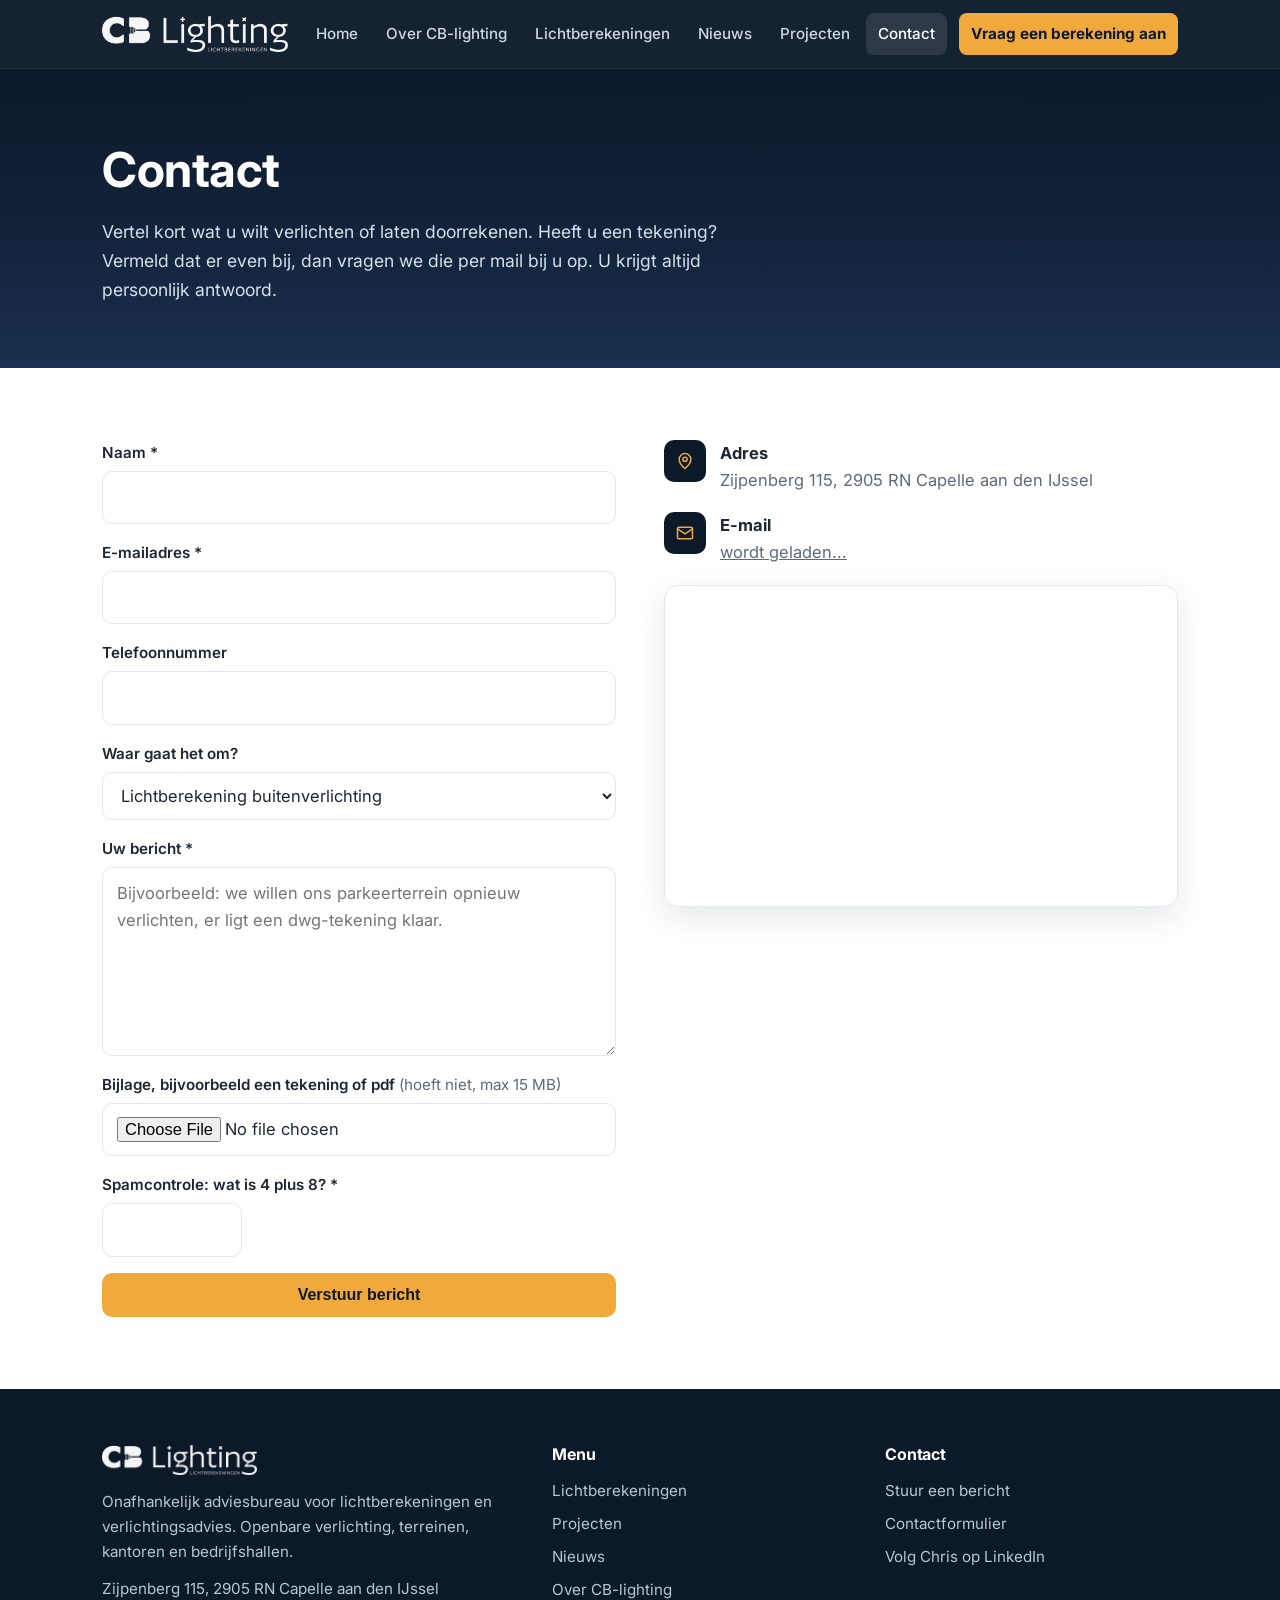
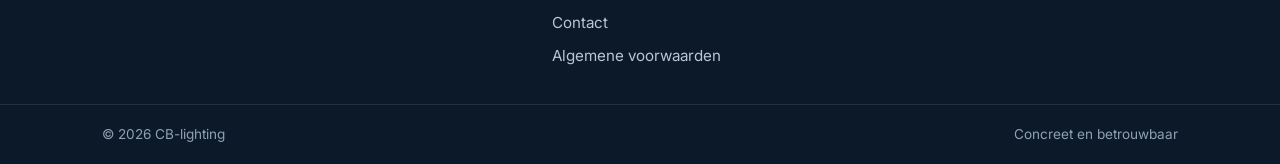
<file: contact.html>
<!DOCTYPE html>
<html lang="nl">
<head>
  <meta charset="UTF-8">
  <meta name="viewport" content="width=device-width, initial-scale=1.0">
  <title>Contact | Vraag een lichtberekening aan | CB-lighting</title>
  <meta name="description" content="Vraag een lichtberekening of verlichtingsadvies aan bij CB-lighting in Capelle aan den IJssel. Stuur uw tekening mee en u hoort snel wat er mogelijk is.">
  <link rel="canonical" href="https://cb-lighting.nl/contact.html">
  <meta property="og:image" content="https://cb-lighting.nl/assets/og.png">
  <meta property="og:image:width" content="1200">
  <meta property="og:image:height" content="630">
  <meta name="twitter:card" content="summary_large_image">
  <link rel="icon" href="assets/favicon.png" type="image/png">
  <link rel="preconnect" href="https://fonts.googleapis.com">
  <link rel="preconnect" href="https://fonts.gstatic.com" crossorigin>
  <link href="https://fonts.googleapis.com/css2?family=Inter:wght@400;500;600;700;800&display=swap" rel="stylesheet">
  <link rel="stylesheet" href="css/stijl.css">
</head>
<body>

<header class="top">
  <div class="wrap">
    <a class="logo" href="index.html" aria-label="CB Lighting, naar de homepage">
      <img src="assets/logo-wit.png" alt="CB Lighting, lichtberekeningen">
    </a>
    <a class="belknop" href="#" aria-label="Bel CB-lighting"><svg viewBox="0 0 24 24" fill="none" stroke="#0c1929" stroke-width="2" stroke-linecap="round"><path d="M5 4h4l2 5-2.5 1.5a12 12 0 0 0 5 5L15 13l5 2v4a2 2 0 0 1-2 2A16 16 0 0 1 3 6a2 2 0 0 1 2-2z"/></svg></a>
    <button class="hamburger" aria-label="Menu openen"><span></span><span></span><span></span></button>
    <nav class="menu">
      <a href="index.html">Home</a>
      <a href="over-cb-lighting.html">Over CB-lighting</a>
      <a href="lichtberekeningen.html">Lichtberekeningen</a>
      <a href="nieuws.html">Nieuws</a>
      <a href="projecten.html">Projecten</a>
      <a href="contact.html" class="actief">Contact</a>
      <a href="contact.html" class="cta">Vraag een berekening aan</a>
    </nav>
  </div>
</header>

<section class="hero">
  <div class="wrap" style="padding-bottom:64px">
    <h1>Contact</h1>
    <p class="sub" data-tekst="contact_intro">Vertel kort wat u wilt verlichten of laten doorrekenen. Heeft u een tekening? Vermeld dat er even bij, dan vragen we die per mail bij u op. U krijgt altijd persoonlijk antwoord.</p>
  </div>
</section>

<section class="sectie">
  <div class="wrap contactgrid">
    <div>
      <form class="formulier" id="contactformulier" novalidate>
        <div class="veld">
          <label for="naam">Naam *</label>
          <input type="text" id="naam" name="naam" autocomplete="name" required>
          <span class="fout">Vul uw naam in.</span>
        </div>
        <div class="veld">
          <label for="email">E-mailadres *</label>
          <input type="email" id="email" name="email" autocomplete="email" required>
          <span class="fout">Vul een geldig e-mailadres in.</span>
        </div>
        <div class="veld">
          <label for="telefoon">Telefoonnummer</label>
          <input type="tel" id="telefoon" name="telefoon" autocomplete="tel">
        </div>
        <div class="veld">
          <label for="onderwerp">Waar gaat het om?</label>
          <select id="onderwerp" name="onderwerp">
            <option value="Lichtberekening buitenverlichting">Lichtberekening buitenverlichting</option>
            <option value="Lichtberekening binnenverlichting">Lichtberekening binnenverlichting</option>
            <option value="Verlichtingsadvies">Verlichtingsadvies</option>
            <option value="Anders">Anders</option>
          </select>
        </div>
        <div class="veld">
          <label for="bericht">Uw bericht *</label>
          <textarea id="bericht" name="bericht" rows="6" required placeholder="Bijvoorbeeld: we willen ons parkeerterrein opnieuw verlichten, er ligt een dwg-tekening klaar."></textarea>
          <span class="fout">Vertel kort waar we u mee kunnen helpen.</span>
        </div>
        <div class="veld">
          <label for="bijlage">Bijlage, bijvoorbeeld een tekening of pdf <span style="font-weight:400;color:var(--grijs)">(hoeft niet, max 15 MB)</span></label>
          <input type="file" id="bijlage" name="bijlage" accept=".pdf,.dwg,.dxf,.png,.jpg,.jpeg,.zip">
          <span class="fout" id="bijlagefout">Dit bestand is te groot of dit type wordt niet ondersteund.</span>
        </div>
        <div class="veld">
          <label for="som">Spamcontrole: wat is <span id="som-a"></span> plus <span id="som-b"></span>? *</label>
          <input type="number" id="som" name="som" inputmode="numeric" style="max-width:140px">
          <span class="fout">Het antwoord klopt niet.</span>
        </div>
        <div class="veld verstopt" aria-hidden="true">
          <label for="website">Website</label>
          <input type="text" id="website" name="website" tabindex="-1" autocomplete="off">
        </div>
        <div class="melding" id="formmelding"></div>
        <button class="knop vol" type="submit" id="verstuurknop">Verstuur bericht</button>
      </form>
    </div>
    <div class="gegevens">
      <div class="gegeven">
        <div class="gicoon"><svg viewBox="0 0 24 24" fill="none" stroke="#f2a93b" stroke-width="1.8" stroke-linecap="round"><path d="M12 21s-7-5.5-7-11a7 7 0 0 1 14 0c0 5.5-7 11-7 11z"/><circle cx="12" cy="10" r="2.6"/></svg></div>
        <div><b>Adres</b><span data-tekst="contact_adres" data-enkel>Zijpenberg 115, 2905 RN Capelle aan den IJssel</span></div>
      </div>
      <div class="gegeven">
        <div class="gicoon"><svg viewBox="0 0 24 24" fill="none" stroke="#f2a93b" stroke-width="1.8" stroke-linecap="round"><rect x="3" y="5" width="18" height="14" rx="2"/><path d="m3 7 9 6 9-6"/></svg></div>
        <div><b>E-mail</b><a data-maillink href="#">wordt geladen...</a></div>
      </div>
      <div class="gegeven" data-telblok style="display:none">
        <div class="gicoon"><svg viewBox="0 0 24 24" fill="none" stroke="#f2a93b" stroke-width="1.8" stroke-linecap="round"><path d="M5 4h4l2 5-2.5 1.5a12 12 0 0 0 5 5L15 13l5 2v4a2 2 0 0 1-2 2A16 16 0 0 1 3 6a2 2 0 0 1 2-2z"/></svg></div>
        <div><b>Telefoon</b><a data-tellink href="#"></a></div>
      </div>
      <div class="kaartje">
        <iframe title="Kaart met de locatie van CB-lighting" loading="lazy"
          src="https://www.google.com/maps?q=Zijpenberg%20115%2C%202905%20RN%20Capelle%20aan%20den%20IJssel&output=embed"></iframe>
      </div>
    </div>
  </div>
</section>

<footer>
  <div class="wrap">
    <div>
      <a class="logo" href="index.html" style="margin-bottom:14px"><img src="assets/logo-wit.png" alt="CB Lighting"></a>
      <p data-tekst="footer_tekst" data-enkel>Onafhankelijk adviesbureau voor lichtberekeningen en verlichtingsadvies. Openbare verlichting, terreinen, kantoren en bedrijfshallen.</p>
      <p style="margin-top:12px" data-tekst="contact_adres" data-enkel>Zijpenberg 115, 2905 RN Capelle aan den IJssel</p>
    </div>
    <div>
      <h4>Menu</h4>
      <ul>
        <li><a href="lichtberekeningen.html">Lichtberekeningen</a></li>
        <li><a href="projecten.html">Projecten</a></li>
        <li><a href="nieuws.html">Nieuws</a></li>
        <li><a href="over-cb-lighting.html">Over CB-lighting</a></li>
        <li><a href="contact.html">Contact</a></li>
        <li><a href="algemene-voorwaarden.html">Algemene voorwaarden</a></li>
      </ul>
    </div>
    <div>
      <h4>Contact</h4>
      <ul>
        <li><a data-maillink href="contact.html">Stuur een bericht</a></li>
        <li data-telblok style="display:none"><a data-tellink href="#"></a></li>
        <li><a href="contact.html">Contactformulier</a></li>
        <li><a href="https://www.linkedin.com/in/ccbakker/" target="_blank" rel="noopener">Volg Chris op LinkedIn</a></li>
      </ul>
    </div>
  </div>
  <div class="onderbalk">
    <div class="wrap">
      <span>© <span data-jaar>2026</span> CB-lighting</span>
      <span>Concreet en betrouwbaar</span>
    </div>
  </div>
</footer>

<script src="js/config.js"></script>
<script src="js/site.js"></script>
<script>
(function () {
  var form = document.getElementById("contactformulier");
  var melding = document.getElementById("formmelding");
  var knop = document.getElementById("verstuurknop");
  var geladen = Date.now();
  var C = window.CBL_CONFIG;

  // Spamcontrole: simpele som die een mens zo oplost
  var somA = 2 + Math.floor(Math.random() * 7);
  var somB = 2 + Math.floor(Math.random() * 7);
  document.getElementById("som-a").textContent = somA;
  document.getElementById("som-b").textContent = somB;

  var BIJLAGE_TYPES = ["pdf", "dwg", "dxf", "png", "jpg", "jpeg", "zip"];
  var BIJLAGE_MAX = 15 * 1024 * 1024;

  function toonFout(id, mis) {
    document.getElementById(id).closest(".veld").classList.toggle("mis", mis);
  }

  function uploadBijlage(f) {
    var schoon = f.name.toLowerCase().replace(/[^a-z0-9._-]+/g, "-").slice(-80);
    var uniek = (window.crypto && crypto.randomUUID) ? crypto.randomUUID() : Date.now() + "-" + Math.random().toString(36).slice(2);
    var pad = "aanvragen/" + uniek + "-" + schoon;
    return fetch(C.SUPABASE_URL + "/storage/v1/object/cbl-bijlagen/" + pad, {
      method: "POST",
      headers: {
        apikey: C.SUPABASE_ANON_KEY,
        Authorization: "Bearer " + C.SUPABASE_ANON_KEY,
        "Content-Type": f.type || "application/octet-stream"
      },
      body: f
    }).then(function (r) {
      if (!r.ok) throw new Error("upload mislukt");
      return pad;
    });
  }

  form.addEventListener("submit", function (e) {
    e.preventDefault();
    melding.className = "melding";

    var naam = form.naam.value.trim();
    var email = form.email.value.trim();
    var bericht = form.bericht.value.trim();
    var telefoon = form.telefoon.value.trim();
    var onderwerp = form.onderwerp.value;
    var emailOk = /.+@.+\..+/.test(email);
    var somOk = parseInt(form.som.value, 10) === somA + somB;

    var f = form.bijlage.files[0] || null;
    var bijlageOk = true;
    if (f) {
      var ext = (f.name.split(".").pop() || "").toLowerCase();
      bijlageOk = BIJLAGE_TYPES.indexOf(ext) > -1 && f.size <= BIJLAGE_MAX;
    }

    toonFout("naam", !naam);
    toonFout("email", !emailOk);
    toonFout("bericht", !bericht);
    toonFout("bijlage", !bijlageOk);
    toonFout("som", !somOk);
    if (!naam || !emailOk || !bericht || !bijlageOk || !somOk) return;

    // Spamcheck: verborgen veld ingevuld of binnen 3 seconden verstuurd = bot
    if (form.website.value || Date.now() - geladen < 3000) {
      melding.className = "melding ok";
      melding.textContent = "Bedankt voor uw bericht.";
      return;
    }

    knop.disabled = true;
    knop.textContent = "Versturen...";

    var bijlageBelofte = f ? uploadBijlage(f) : Promise.resolve(null);
    bijlageBelofte.then(function (bijlagePad) {
      return cblStuur("cbl_aanvragen", {
        naam: naam,
        email: email,
        telefoon: telefoon || null,
        onderwerp: onderwerp,
        bericht: bericht,
        bijlage_pad: bijlagePad,
        bijlage_naam: f ? f.name : null
      });
    }).then(function () {
      // Ook direct een mailtje naar CB-lighting sturen (als dat is ingesteld)
      window.cblTekstenKlaar.then(function (map) {
        var url = (map["_melding_url"] || "").trim();
        if (!url) return;
        fetch(url, {
          method: "POST",
          mode: "no-cors",
          headers: { "Content-Type": "text/plain" },
          body: JSON.stringify({
            geheim: "cbl-melding-2026",
            naam: naam,
            email: email,
            telefoon: telefoon,
            onderwerp: onderwerp,
            bericht: bericht + (f ? "\n\n[Er is een bijlage meegestuurd: " + f.name + ". U kunt hem downloaden via het beheer.]" : "")
          })
        }).catch(function () {});
      });
      form.reset();
      melding.className = "melding ok";
      melding.textContent = "Bedankt voor uw bericht. U hoort zo snel mogelijk van ons.";
    }).catch(function () {
      melding.className = "melding err";
      melding.textContent = "Het versturen lukte niet. Probeer het later opnieuw of stuur een e-mail.";
    }).finally(function () {
      knop.disabled = false;
      knop.textContent = "Verstuur bericht";
    });
  });
})();
</script>
</body>
</html>
</file>
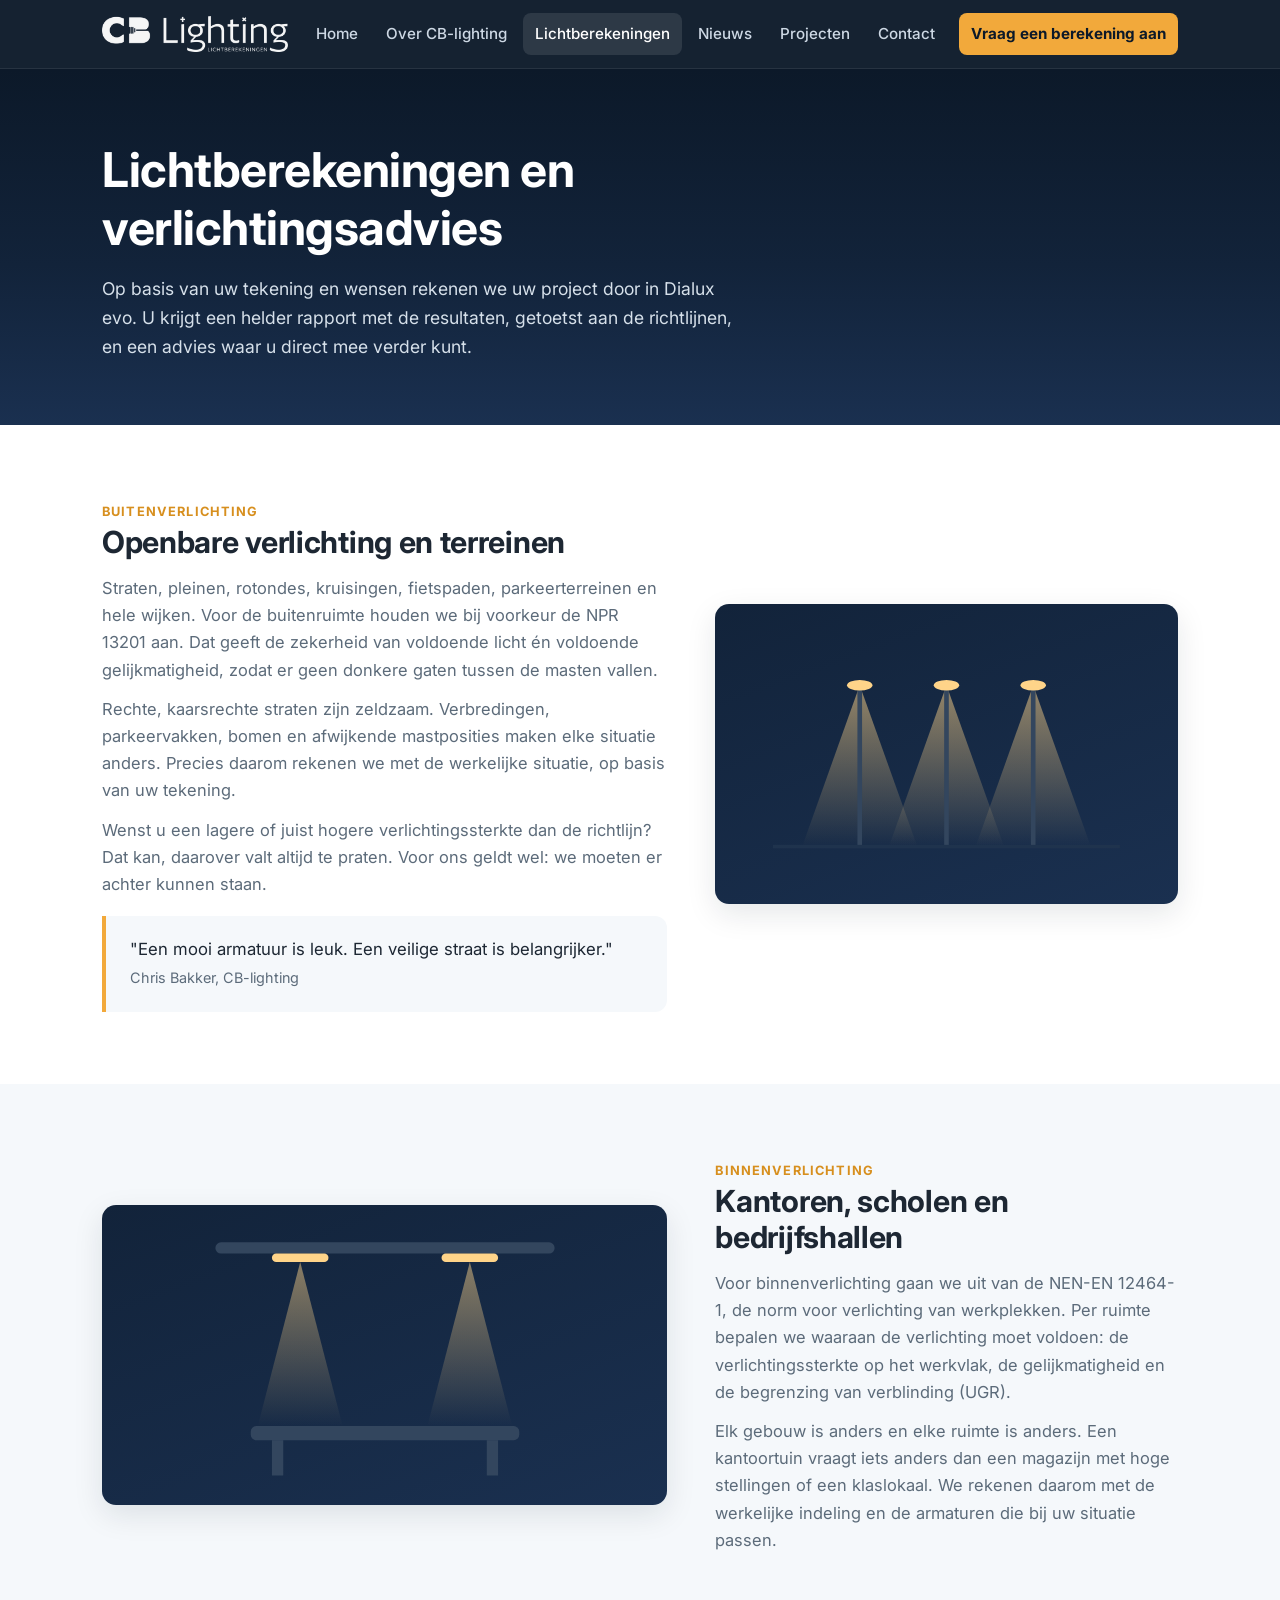
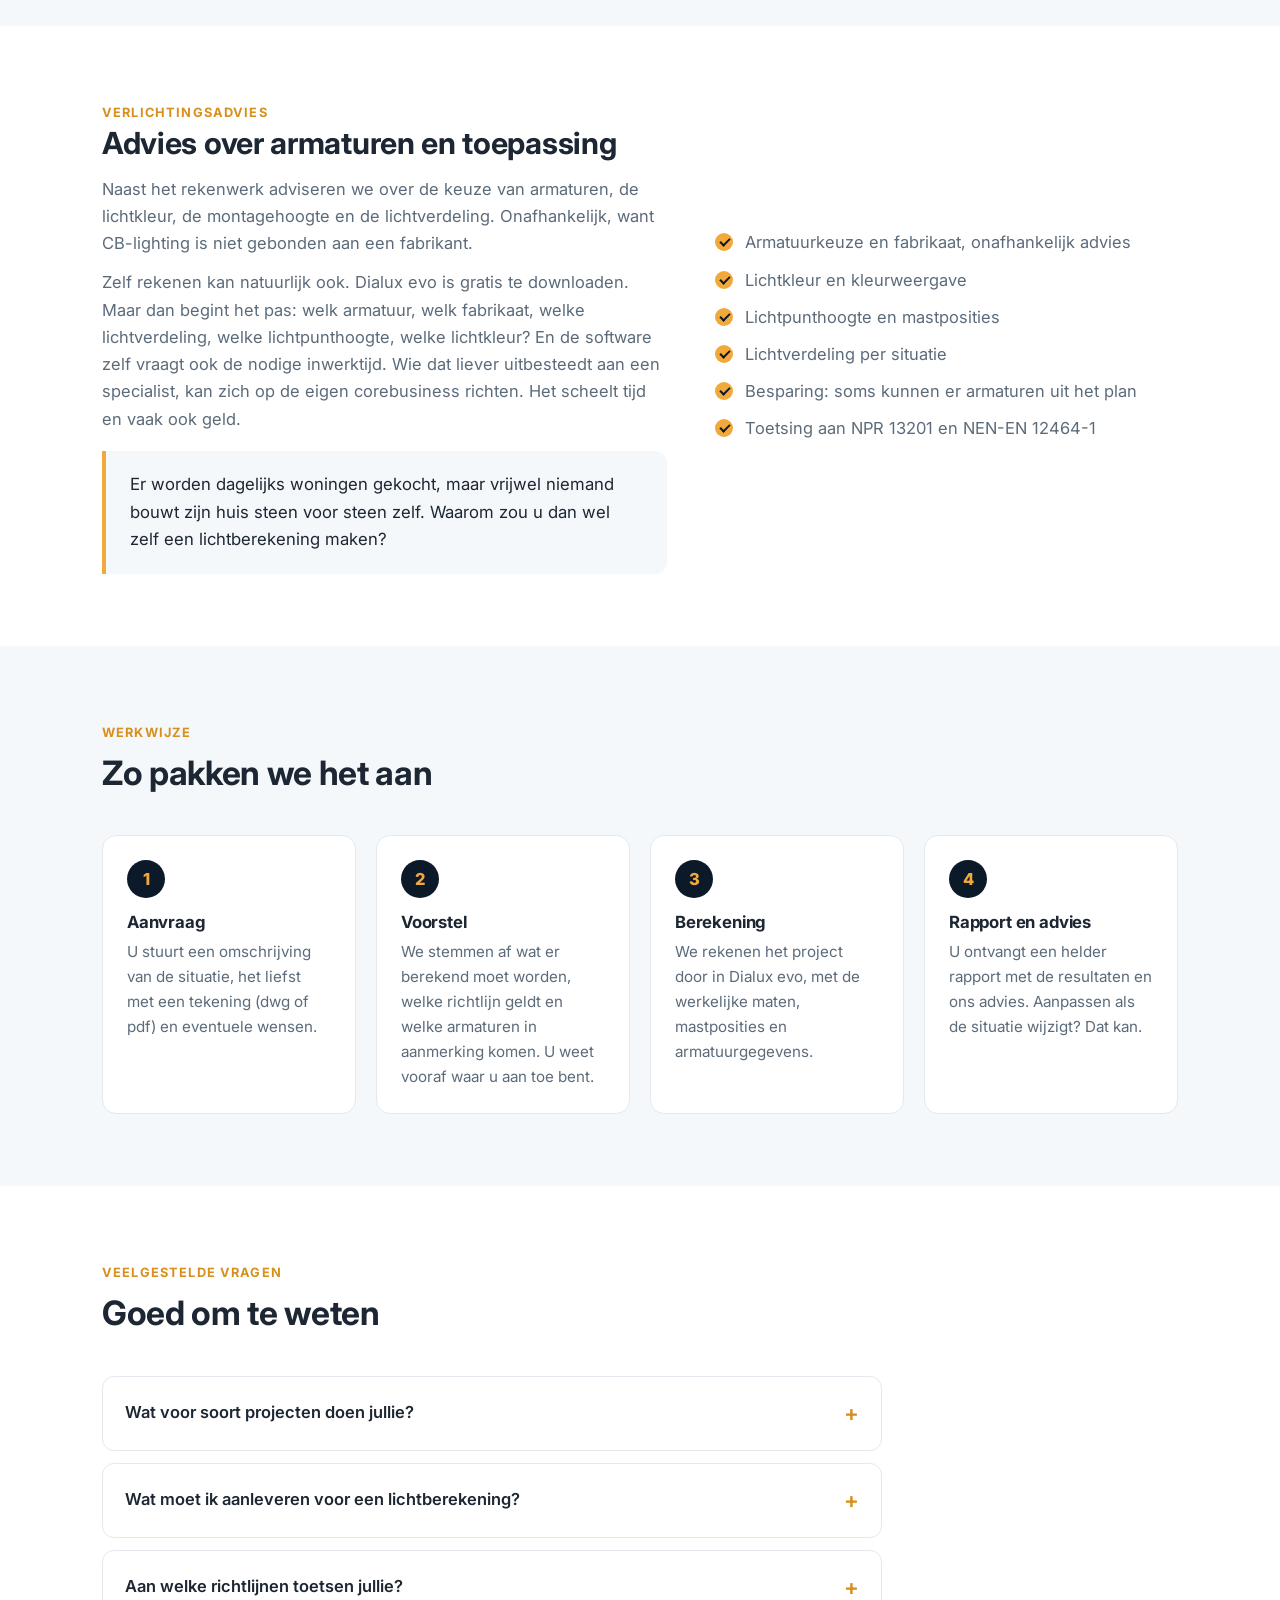
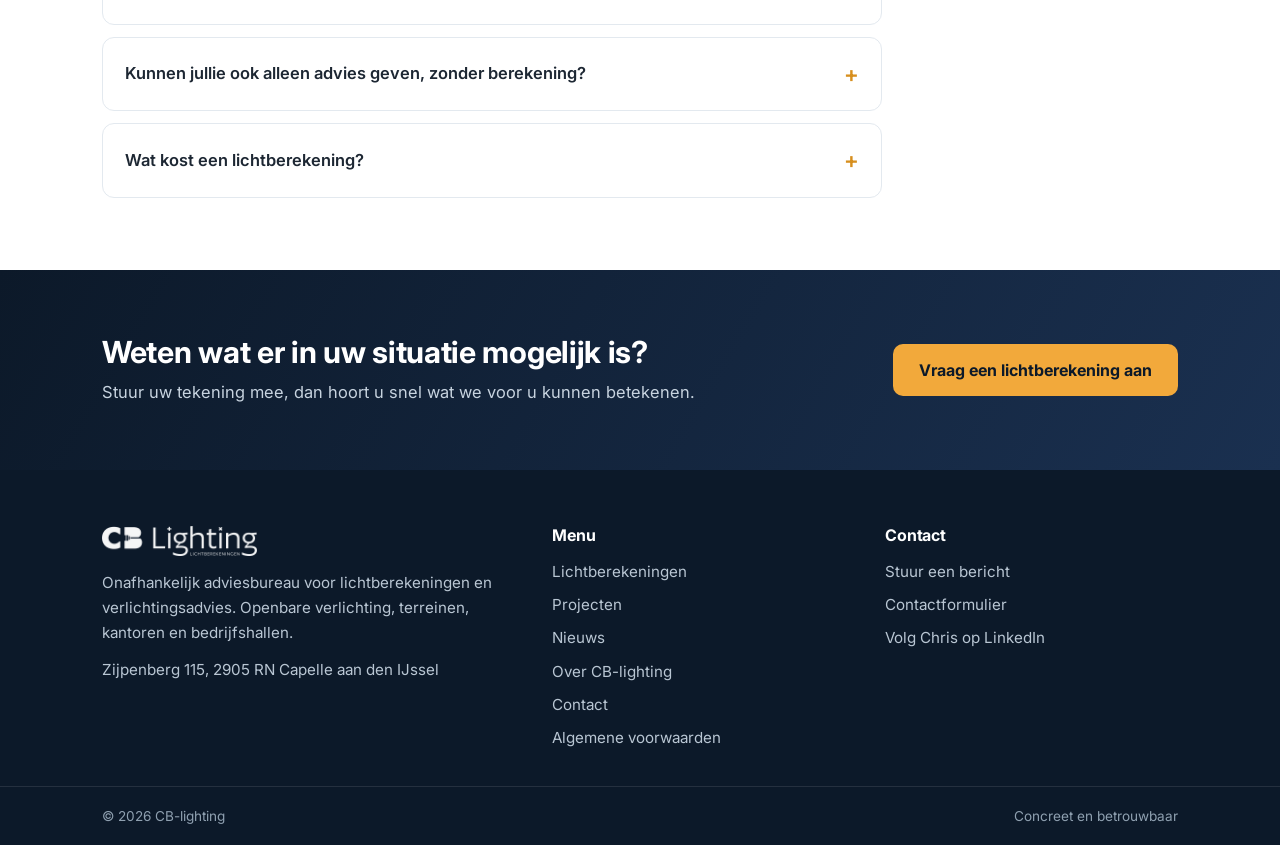
<file: lichtberekeningen.html>
<!DOCTYPE html>
<html lang="nl">
<head>
  <meta charset="UTF-8">
  <meta name="viewport" content="width=device-width, initial-scale=1.0">
  <title>Lichtberekening laten maken | Buiten- en binnenverlichting | CB-lighting</title>
  <meta name="description" content="Lichtberekening laten maken? CB-lighting rekent in Dialux evo aan openbare verlichting (NPR 13201) en binnenverlichting (NEN-EN 12464-1). Ook verlichtingsadvies over armaturen, lichtkleur en lichtpunthoogte.">
  <link rel="canonical" href="https://cb-lighting.nl/lichtberekeningen.html">
  <meta property="og:image" content="https://cb-lighting.nl/assets/og.png">
  <meta property="og:image:width" content="1200">
  <meta property="og:image:height" content="630">
  <meta name="twitter:card" content="summary_large_image">
  <meta property="og:title" content="Lichtberekening laten maken | CB-lighting">
  <meta property="og:description" content="Lichtberekeningen in Dialux evo voor buiten- en binnenverlichting, getoetst aan de richtlijnen.">
  <meta property="og:type" content="website">
  <link rel="icon" href="assets/favicon.png" type="image/png">
  <link rel="preconnect" href="https://fonts.googleapis.com">
  <link rel="preconnect" href="https://fonts.gstatic.com" crossorigin>
  <link href="https://fonts.googleapis.com/css2?family=Inter:wght@400;500;600;700;800&display=swap" rel="stylesheet">
  <link rel="stylesheet" href="css/stijl.css">
</head>
<body>

<header class="top">
  <div class="wrap">
    <a class="logo" href="index.html" aria-label="CB Lighting, naar de homepage">
      <img src="assets/logo-wit.png" alt="CB Lighting, lichtberekeningen">
    </a>
    <a class="belknop" href="#" aria-label="Bel CB-lighting"><svg viewBox="0 0 24 24" fill="none" stroke="#0c1929" stroke-width="2" stroke-linecap="round"><path d="M5 4h4l2 5-2.5 1.5a12 12 0 0 0 5 5L15 13l5 2v4a2 2 0 0 1-2 2A16 16 0 0 1 3 6a2 2 0 0 1 2-2z"/></svg></a>
    <button class="hamburger" aria-label="Menu openen"><span></span><span></span><span></span></button>
    <nav class="menu">
      <a href="index.html">Home</a>
      <a href="over-cb-lighting.html">Over CB-lighting</a>
      <a href="lichtberekeningen.html" class="actief">Lichtberekeningen</a>
      <a href="nieuws.html">Nieuws</a>
      <a href="projecten.html">Projecten</a>
      <a href="contact.html">Contact</a>
      <a href="contact.html" class="cta">Vraag een berekening aan</a>
    </nav>
  </div>
</header>

<section class="hero">
  <div class="wrap" style="padding-bottom:64px">
    <h1>Lichtberekeningen en verlichtingsadvies</h1>
    <p class="sub" data-tekst="diensten_intro">Op basis van uw tekening en wensen rekenen we uw project door in Dialux evo. U krijgt een helder rapport met de resultaten, getoetst aan de richtlijnen, en een advies waar u direct mee verder kunt.</p>
  </div>
</section>

<section class="sectie" id="buitenverlichting">
  <div class="wrap twee">
    <div class="tekstblok">
      <span class="label" style="color:var(--amber-donker);font-weight:700;text-transform:uppercase;letter-spacing:.09em;font-size:.8rem;">Buitenverlichting</span>
      <h2 data-tekst="lb_buiten_kop" data-enkel>Openbare verlichting en terreinen</h2>
      <div data-tekst="diensten_buiten">
        <p>Straten, pleinen, rotondes, kruisingen, fietspaden, parkeerterreinen en hele wijken. Voor de buitenruimte houden we bij voorkeur de NPR 13201 aan. Dat geeft de zekerheid van voldoende licht én voldoende gelijkmatigheid, zodat er geen donkere gaten tussen de masten vallen.</p>
        <p>Rechte, kaarsrechte straten zijn zeldzaam. Verbredingen, parkeervakken, bomen en afwijkende mastposities maken elke situatie anders. Precies daarom rekenen we met de werkelijke situatie, op basis van uw tekening.</p>
        <p>Wenst u een lagere of juist hogere verlichtingssterkte dan de richtlijn? Dat kan, daarover valt altijd te praten. Voor ons geldt wel: we moeten er achter kunnen staan.</p>
      </div>
      <div class="uitgelicht" style="margin-top:18px">"Een mooi armatuur is leuk. Een veilige straat is belangrijker."<br><span style="color:var(--grijs);font-size:.9rem">Chris Bakker, CB-lighting</span></div>
    </div>
    <div class="beeld" data-foto="diensten-buiten" style="min-height:300px">
      <svg viewBox="0 0 300 200" xmlns="http://www.w3.org/2000/svg" style="width:75%" aria-hidden="true">
        <defs><linearGradient id="b1" x1="0" y1="0" x2="0" y2="1"><stop offset="0" stop-color="#ffd489" stop-opacity=".55"/><stop offset="1" stop-color="#ffd489" stop-opacity="0"/></linearGradient></defs>
        <path d="M75 40 L25 180 L125 180 Z" fill="url(#b1)"/>
        <path d="M150 40 L100 180 L200 180 Z" fill="url(#b1)"/>
        <path d="M225 40 L175 180 L275 180 Z" fill="url(#b1)"/>
        <rect x="73" y="40" width="4" height="140" fill="#33465e"/><rect x="148" y="40" width="4" height="140" fill="#33465e"/><rect x="223" y="40" width="4" height="140" fill="#33465e"/>
        <ellipse cx="75" cy="40" rx="11" ry="4.5" fill="#ffd489"/><ellipse cx="150" cy="40" rx="11" ry="4.5" fill="#ffd489"/><ellipse cx="225" cy="40" rx="11" ry="4.5" fill="#ffd489"/>
        <rect x="0" y="178" width="300" height="3" fill="#1f334d"/>
      </svg>
    </div>
  </div>
</section>

<section class="sectie wolk" id="binnenverlichting">
  <div class="wrap twee">
    <div class="beeld" data-foto="diensten-binnen" style="min-height:300px">
      <svg viewBox="0 0 300 200" xmlns="http://www.w3.org/2000/svg" style="width:75%" aria-hidden="true">
        <defs><linearGradient id="b2" x1="0" y1="0" x2="0" y2="1"><stop offset="0" stop-color="#ffd489" stop-opacity=".5"/><stop offset="1" stop-color="#ffd489" stop-opacity="0"/></linearGradient></defs>
        <rect x="30" y="20" width="240" height="8" rx="4" fill="#33465e"/>
        <rect x="70" y="28" width="40" height="6" rx="3" fill="#ffd489"/>
        <rect x="190" y="28" width="40" height="6" rx="3" fill="#ffd489"/>
        <path d="M90 34 L60 150 L120 150 Z" fill="url(#b2)"/>
        <path d="M210 34 L180 150 L240 150 Z" fill="url(#b2)"/>
        <rect x="55" y="150" width="190" height="10" rx="4" fill="#33465e"/>
        <rect x="70" y="160" width="8" height="25" fill="#33465e"/><rect x="222" y="160" width="8" height="25" fill="#33465e"/>
      </svg>
    </div>
    <div class="tekstblok">
      <span class="label" style="color:var(--amber-donker);font-weight:700;text-transform:uppercase;letter-spacing:.09em;font-size:.8rem;">Binnenverlichting</span>
      <h2 data-tekst="lb_binnen_kop" data-enkel>Kantoren, scholen en bedrijfshallen</h2>
      <div data-tekst="diensten_binnen">
        <p>Voor binnenverlichting gaan we uit van de NEN-EN 12464-1, de norm voor verlichting van werkplekken. Per ruimte bepalen we waaraan de verlichting moet voldoen: de verlichtingssterkte op het werkvlak, de gelijkmatigheid en de begrenzing van verblinding (UGR).</p>
        <p>Elk gebouw is anders en elke ruimte is anders. Een kantoortuin vraagt iets anders dan een magazijn met hoge stellingen of een klaslokaal. We rekenen daarom met de werkelijke indeling en de armaturen die bij uw situatie passen.</p>
      </div>
    </div>
  </div>
</section>

<section class="sectie" id="advies">
  <div class="wrap twee">
    <div class="tekstblok">
      <span class="label" style="color:var(--amber-donker);font-weight:700;text-transform:uppercase;letter-spacing:.09em;font-size:.8rem;">Verlichtingsadvies</span>
      <h2 data-tekst="lb_advies_kop" data-enkel>Advies over armaturen en toepassing</h2>
      <div data-tekst="diensten_advies">
        <p>Naast het rekenwerk adviseren we over de keuze van armaturen, de lichtkleur, de montagehoogte en de lichtverdeling. Onafhankelijk, want CB-lighting is niet gebonden aan een fabrikant.</p>
        <p>Zelf rekenen kan natuurlijk ook. Dialux evo is gratis te downloaden. Maar dan begint het pas: welk armatuur, welk fabrikaat, welke lichtverdeling, welke lichtpunthoogte, welke lichtkleur? En de software zelf vraagt ook de nodige inwerktijd. Wie dat liever uitbesteedt aan een specialist, kan zich op de eigen corebusiness richten. Het scheelt tijd en vaak ook geld.</p>
      </div>
      <div class="uitgelicht" style="margin-top:18px">Er worden dagelijks woningen gekocht, maar vrijwel niemand bouwt zijn huis steen voor steen zelf. Waarom zou u dan wel zelf een lichtberekening maken?</div>
    </div>
    <div>
      <ul class="checklijst">
        <li>Armatuurkeuze en fabrikaat, onafhankelijk advies</li>
        <li>Lichtkleur en kleurweergave</li>
        <li>Lichtpunthoogte en mastposities</li>
        <li>Lichtverdeling per situatie</li>
        <li>Besparing: soms kunnen er armaturen uit het plan</li>
        <li>Toetsing aan NPR 13201 en NEN-EN 12464-1</li>
      </ul>
    </div>
  </div>
</section>

<section class="sectie wolk">
  <div class="wrap">
    <div class="kop">
      <span class="label">Werkwijze</span>
      <h2>Zo pakken we het aan</h2>
    </div>
    <div class="stappen">
      <div class="stap">
        <h3 data-tekst="lb_stap1_titel" data-enkel>Aanvraag</h3>
        <p data-tekst="lb_stap1" data-enkel>U stuurt een omschrijving van de situatie, het liefst met een tekening (dwg of pdf) en eventuele wensen.</p>
      </div>
      <div class="stap">
        <h3 data-tekst="lb_stap2_titel" data-enkel>Voorstel</h3>
        <p data-tekst="lb_stap2" data-enkel>We stemmen af wat er berekend moet worden, welke richtlijn geldt en welke armaturen in aanmerking komen. U weet vooraf waar u aan toe bent.</p>
      </div>
      <div class="stap">
        <h3 data-tekst="lb_stap3_titel" data-enkel>Berekening</h3>
        <p data-tekst="lb_stap3" data-enkel>We rekenen het project door in Dialux evo, met de werkelijke maten, mastposities en armatuurgegevens.</p>
      </div>
      <div class="stap">
        <h3 data-tekst="lb_stap4_titel" data-enkel>Rapport en advies</h3>
        <p data-tekst="lb_stap4" data-enkel>U ontvangt een helder rapport met de resultaten en ons advies. Aanpassen als de situatie wijzigt? Dat kan.</p>
      </div>
    </div>
  </div>
</section>

<section class="sectie">
  <div class="wrap">
    <div class="kop">
      <span class="label">Veelgestelde vragen</span>
      <h2>Goed om te weten</h2>
    </div>
    <div class="faq">
      <details>
        <summary data-tekst="lb_faq1_vraag" data-enkel>Wat voor soort projecten doen jullie?</summary>
        <div class="antwoord" data-tekst="lb_faq1" data-enkel>Van kantoren en scholen tot straten, pleinen, parkeerterreinen en hele wijken. Zowel binnen- als buitenverlichting.</div>
      </details>
      <details>
        <summary data-tekst="lb_faq2_vraag" data-enkel>Wat moet ik aanleveren voor een lichtberekening?</summary>
        <div class="antwoord" data-tekst="lb_faq2" data-enkel>Een tekening van de situatie (bij voorkeur dwg, een pdf kan ook) en uw wensen. Weet u nog niet welke armaturen u wilt gebruiken? Dan adviseren we daarin.</div>
      </details>
      <details>
        <summary data-tekst="lb_faq3_vraag" data-enkel>Aan welke richtlijnen toetsen jullie?</summary>
        <div class="antwoord" data-tekst="lb_faq3" data-enkel>Buiten rekenen we bij voorkeur volgens de NPR 13201 (openbare verlichting), binnen volgens de NEN-EN 12464-1 (verlichting van werkplekken). Afwijken kan, als u dat wenst en wij er achter kunnen staan.</div>
      </details>
      <details>
        <summary data-tekst="lb_faq4_vraag" data-enkel>Kunnen jullie ook alleen advies geven, zonder berekening?</summary>
        <div class="antwoord" data-tekst="lb_faq4" data-enkel>Ja. Bijvoorbeeld over armatuurkeuze, lichtkleur of de aanpak van een verledding. Soms is een kort advies al genoeg om verder te kunnen.</div>
      </details>
      <details>
        <summary data-tekst="lb_faq5_vraag" data-enkel>Wat kost een lichtberekening?</summary>
        <div class="antwoord" data-tekst="lb_faq5" data-enkel>Dat hangt af van de omvang van het project. Na uw aanvraag krijgt u vooraf een duidelijke prijsopgave, zodat u nooit voor verrassingen staat. Ter vergelijking: het plaatsen van één lichtmast kost al gauw 1.200 tot 2.500 euro. Een berekening die één mast uitspaart, heeft zichzelf daarmee direct terugverdiend.</div>
      </details>
    </div>
  </div>
</section>

<section class="ctastrook">
  <div class="wrap">
    <div>
      <h2 data-tekst="lb_cta_kop" data-enkel>Weten wat er in uw situatie mogelijk is?</h2>
      <p data-tekst="lb_cta_tekst" data-enkel>Stuur uw tekening mee, dan hoort u snel wat we voor u kunnen betekenen.</p>
      <p data-telblok style="display:none;margin-top:8px">Liever direct bellen? <a data-tellink href="#" style="color:var(--gloed);font-weight:700"></a></p>
    </div>
    <a class="knop vol" href="contact.html">Vraag een lichtberekening aan</a>
  </div>
</section>

<footer>
  <div class="wrap">
    <div>
      <a class="logo" href="index.html" style="margin-bottom:14px"><img src="assets/logo-wit.png" alt="CB Lighting"></a>
      <p data-tekst="footer_tekst" data-enkel>Onafhankelijk adviesbureau voor lichtberekeningen en verlichtingsadvies. Openbare verlichting, terreinen, kantoren en bedrijfshallen.</p>
      <p style="margin-top:12px" data-tekst="contact_adres" data-enkel>Zijpenberg 115, 2905 RN Capelle aan den IJssel</p>
    </div>
    <div>
      <h4>Menu</h4>
      <ul>
        <li><a href="lichtberekeningen.html">Lichtberekeningen</a></li>
        <li><a href="projecten.html">Projecten</a></li>
        <li><a href="nieuws.html">Nieuws</a></li>
        <li><a href="over-cb-lighting.html">Over CB-lighting</a></li>
        <li><a href="contact.html">Contact</a></li>
        <li><a href="algemene-voorwaarden.html">Algemene voorwaarden</a></li>
      </ul>
    </div>
    <div>
      <h4>Contact</h4>
      <ul>
        <li><a data-maillink href="contact.html">Stuur een bericht</a></li>
        <li data-telblok style="display:none"><a data-tellink href="#"></a></li>
        <li><a href="contact.html">Contactformulier</a></li>
        <li><a href="https://www.linkedin.com/in/ccbakker/" target="_blank" rel="noopener">Volg Chris op LinkedIn</a></li>
      </ul>
    </div>
  </div>
  <div class="onderbalk">
    <div class="wrap">
      <span>© <span data-jaar>2026</span> CB-lighting</span>
      <span>Concreet en betrouwbaar</span>
    </div>
  </div>
</footer>

<script src="js/config.js"></script>
<script src="js/site.js"></script>
</body>
</html>
</file>
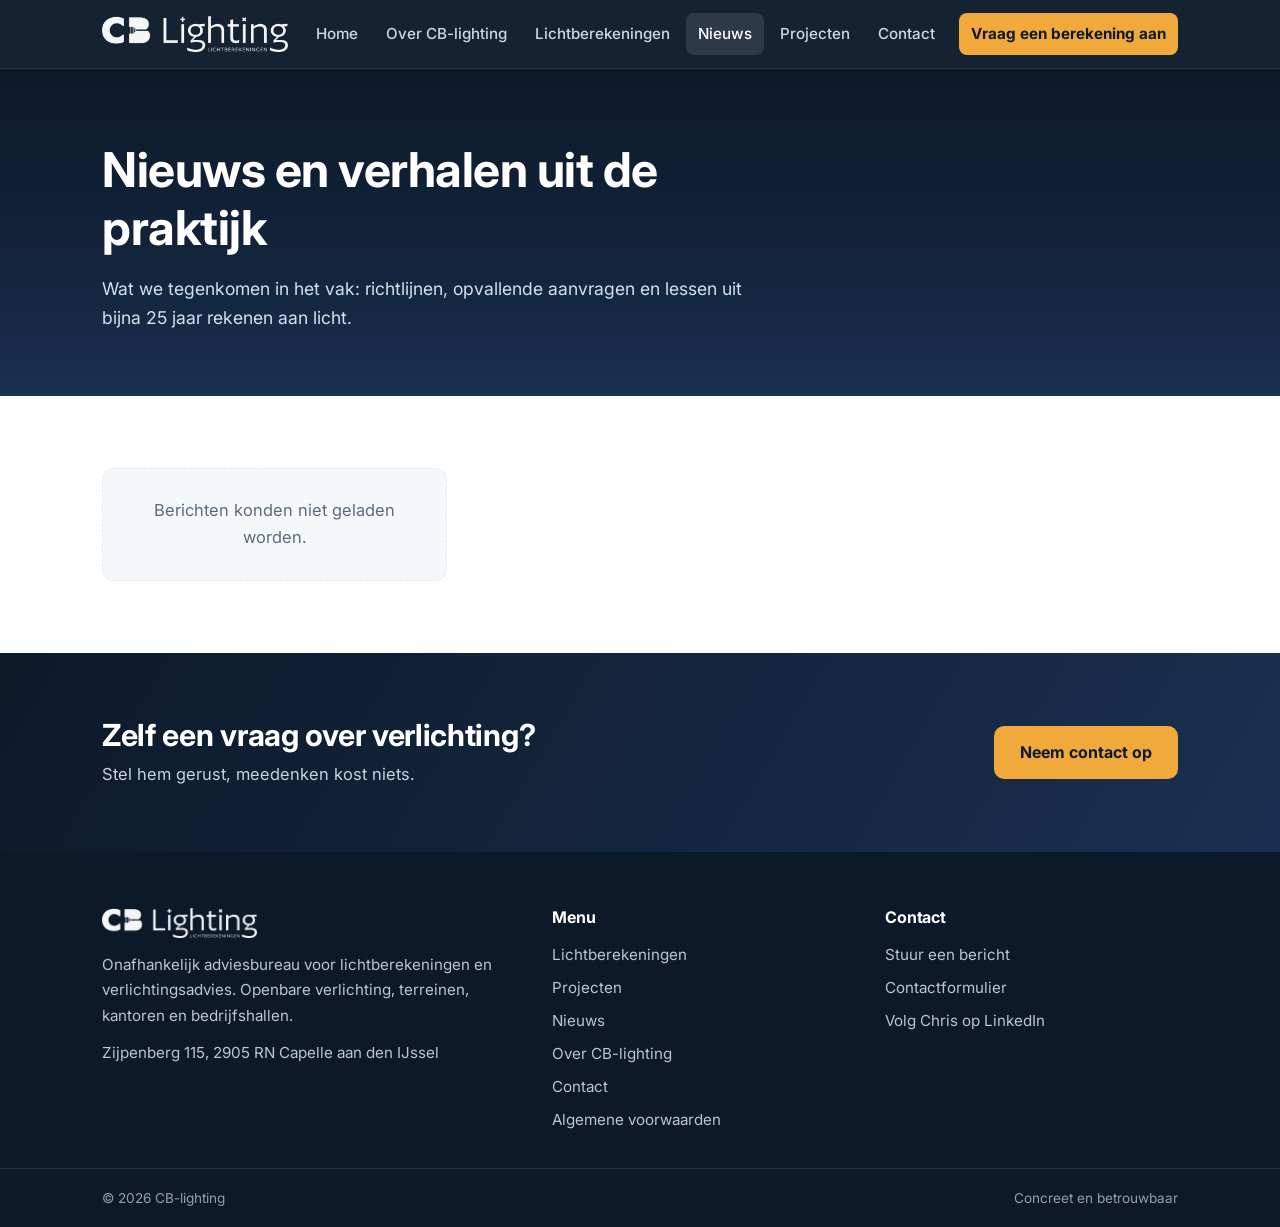
<file: nieuws.html>
<!DOCTYPE html>
<html lang="nl">
<head>
  <meta charset="UTF-8">
  <meta name="viewport" content="width=device-width, initial-scale=1.0">
  <title>Nieuws en verhalen uit de praktijk | CB-lighting</title>
  <meta name="description" content="Nieuws, kennis en verhalen uit de praktijk van CB-lighting: over lichtberekeningen, richtlijnen en openbare verlichting.">
  <link rel="canonical" href="https://cb-lighting.nl/nieuws.html">
  <meta property="og:image" content="https://cb-lighting.nl/assets/og.png">
  <meta property="og:image:width" content="1200">
  <meta property="og:image:height" content="630">
  <meta name="twitter:card" content="summary_large_image">
  <link rel="icon" href="assets/favicon.png" type="image/png">
  <link rel="preconnect" href="https://fonts.googleapis.com">
  <link rel="preconnect" href="https://fonts.gstatic.com" crossorigin>
  <link href="https://fonts.googleapis.com/css2?family=Inter:wght@400;500;600;700;800&display=swap" rel="stylesheet">
  <link rel="stylesheet" href="css/stijl.css">
</head>
<body>

<header class="top">
  <div class="wrap">
    <a class="logo" href="index.html" aria-label="CB Lighting, naar de homepage">
      <img src="assets/logo-wit.png" alt="CB Lighting, lichtberekeningen">
    </a>
    <a class="belknop" href="#" aria-label="Bel CB-lighting"><svg viewBox="0 0 24 24" fill="none" stroke="#0c1929" stroke-width="2" stroke-linecap="round"><path d="M5 4h4l2 5-2.5 1.5a12 12 0 0 0 5 5L15 13l5 2v4a2 2 0 0 1-2 2A16 16 0 0 1 3 6a2 2 0 0 1 2-2z"/></svg></a>
    <button class="hamburger" aria-label="Menu openen"><span></span><span></span><span></span></button>
    <nav class="menu">
      <a href="index.html">Home</a>
      <a href="over-cb-lighting.html">Over CB-lighting</a>
      <a href="lichtberekeningen.html">Lichtberekeningen</a>
      <a href="nieuws.html" class="actief">Nieuws</a>
      <a href="projecten.html">Projecten</a>
      <a href="contact.html">Contact</a>
      <a href="contact.html" class="cta">Vraag een berekening aan</a>
    </nav>
  </div>
</header>

<section class="hero">
  <div class="wrap" style="padding-bottom:64px">
    <h1>Nieuws en verhalen uit de praktijk</h1>
    <p class="sub" data-tekst="nieuws_intro" data-enkel>Wat we tegenkomen in het vak: richtlijnen, opvallende aanvragen en lessen uit bijna 25 jaar rekenen aan licht.</p>
  </div>
</section>

<section class="sectie">
  <div class="wrap">
    <div class="nieuwslijst" id="nieuwslijst">
      <div class="leegmelding">Berichten worden geladen...</div>
    </div>
    <div class="paginering" id="paginering" style="display:none"></div>
  </div>
</section>

<section class="ctastrook">
  <div class="wrap">
    <div>
      <h2 data-tekst="nw_cta_kop" data-enkel>Zelf een vraag over verlichting?</h2>
      <p data-tekst="nw_cta_tekst" data-enkel>Stel hem gerust, meedenken kost niets.</p>
      <p data-telblok style="display:none;margin-top:8px">Liever direct bellen? <a data-tellink href="#" style="color:var(--gloed);font-weight:700"></a></p>
    </div>
    <a class="knop vol" href="contact.html">Neem contact op</a>
  </div>
</section>

<footer>
  <div class="wrap">
    <div>
      <a class="logo" href="index.html" style="margin-bottom:14px"><img src="assets/logo-wit.png" alt="CB Lighting"></a>
      <p data-tekst="footer_tekst" data-enkel>Onafhankelijk adviesbureau voor lichtberekeningen en verlichtingsadvies. Openbare verlichting, terreinen, kantoren en bedrijfshallen.</p>
      <p style="margin-top:12px" data-tekst="contact_adres" data-enkel>Zijpenberg 115, 2905 RN Capelle aan den IJssel</p>
    </div>
    <div>
      <h4>Menu</h4>
      <ul>
        <li><a href="lichtberekeningen.html">Lichtberekeningen</a></li>
        <li><a href="projecten.html">Projecten</a></li>
        <li><a href="nieuws.html">Nieuws</a></li>
        <li><a href="over-cb-lighting.html">Over CB-lighting</a></li>
        <li><a href="contact.html">Contact</a></li>
        <li><a href="algemene-voorwaarden.html">Algemene voorwaarden</a></li>
      </ul>
    </div>
    <div>
      <h4>Contact</h4>
      <ul>
        <li><a data-maillink href="contact.html">Stuur een bericht</a></li>
        <li data-telblok style="display:none"><a data-tellink href="#"></a></li>
        <li><a href="contact.html">Contactformulier</a></li>
        <li><a href="https://www.linkedin.com/in/ccbakker/" target="_blank" rel="noopener">Volg Chris op LinkedIn</a></li>
      </ul>
    </div>
  </div>
  <div class="onderbalk">
    <div class="wrap">
      <span>© <span data-jaar>2026</span> CB-lighting</span>
      <span>Concreet en betrouwbaar</span>
    </div>
  </div>
</footer>

<script src="js/config.js"></script>
<script src="js/site.js"></script>
<script>
cblLees("cbl_nieuws?select=id,titel,tekst,foto_url,linkedin_url,datum,slug&gepubliceerd=eq.true&order=datum.desc")
  .then(function (items) {
    var doel = document.getElementById("nieuwslijst");
    doel.innerHTML = "";
    if (!items.length) {
      doel.innerHTML = '<div class="leegmelding">Nog geen berichten.</div>';
      return;
    }
    // Maximaal 12 berichten per pagina
    var PER_PAGINA = 12;
    var pagina = Math.max(1, parseInt(new URLSearchParams(location.search).get("pagina"), 10) || 1);
    var totaalPaginas = Math.max(1, Math.ceil(items.length / PER_PAGINA));
    if (pagina > totaalPaginas) pagina = totaalPaginas;
    var vanaf = (pagina - 1) * PER_PAGINA;
    var balk = document.getElementById("paginering");
    if (items.length > PER_PAGINA) {
      balk.style.display = "";
      balk.innerHTML =
        '<div class="vorige">' + (pagina > 1 ? '<a href="?pagina=' + (pagina - 1) + '">&larr; Vorige pagina</a>' : "") + "</div>" +
        '<div class="teller">' + (vanaf + 1) + " - " + Math.min(vanaf + PER_PAGINA, items.length) + " van de " + items.length + "</div>" +
        '<div class="volgende">' + (pagina < totaalPaginas ? '<a href="?pagina=' + (pagina + 1) + '">Volgende pagina &rarr;</a>' : "") + "</div>";
    }

    items.slice(vanaf, vanaf + PER_PAGINA).forEach(function (n) {
      // Geen eigen foto? Dan het standaardbeeld met het logo
      var foto = '<div class="nfoto"><img src="' + (n.foto_url || "assets/nieuws-standaard.png") + '" alt="" loading="lazy"></div>';
      var chip = n.linkedin_url ? '<span class="li-chip">LinkedIn-bericht</span>' : "";
      var kaart;
      if (n.linkedin_url) {
        // LinkedIn-bericht: kort stukje tekst, lees verder gaat naar de post zelf
        kaart = document.createElement("article");
        kaart.className = "nieuwsitem";
        kaart.innerHTML = foto +
          '<div class="inhoud"><div class="kop-rij"><time></time>' + chip + '</div><h3></h3><div class="tekst dicht"></div>' +
          '<div class="voet"><a class="leesmeer" target="_blank" rel="noopener">Lees verder op LinkedIn &rarr;</a></div></div>';
        kaart.querySelector(".leesmeer").href = n.linkedin_url;
      } else {
        // Eigen bericht: de hele kaart opent de eigen berichtpagina
        kaart = document.createElement("a");
        kaart.className = "nieuwsitem";
        kaart.href = "/nieuws/" + n.slug;
        kaart.innerHTML = foto +
          '<div class="inhoud"><div class="kop-rij"><time></time></div><h3></h3><div class="tekst dicht"></div>' +
          '<div class="voet"><span class="leesmeer">Lees verder &rarr;</span></div></div>';
      }
      kaart.id = n.id;
      kaart.querySelector("time").textContent = cblDatum(n.datum);
      kaart.querySelector("h3").textContent = n.titel;
      kaart.querySelector(".tekst").textContent = n.tekst;
      cblFotoPas(kaart.querySelector(".nfoto img"));
      doel.appendChild(kaart);
    });
  })
  .catch(function () {
    document.getElementById("nieuwslijst").innerHTML = '<div class="leegmelding">Berichten konden niet geladen worden.</div>';
  });
</script>
</body>
</html>
</file>
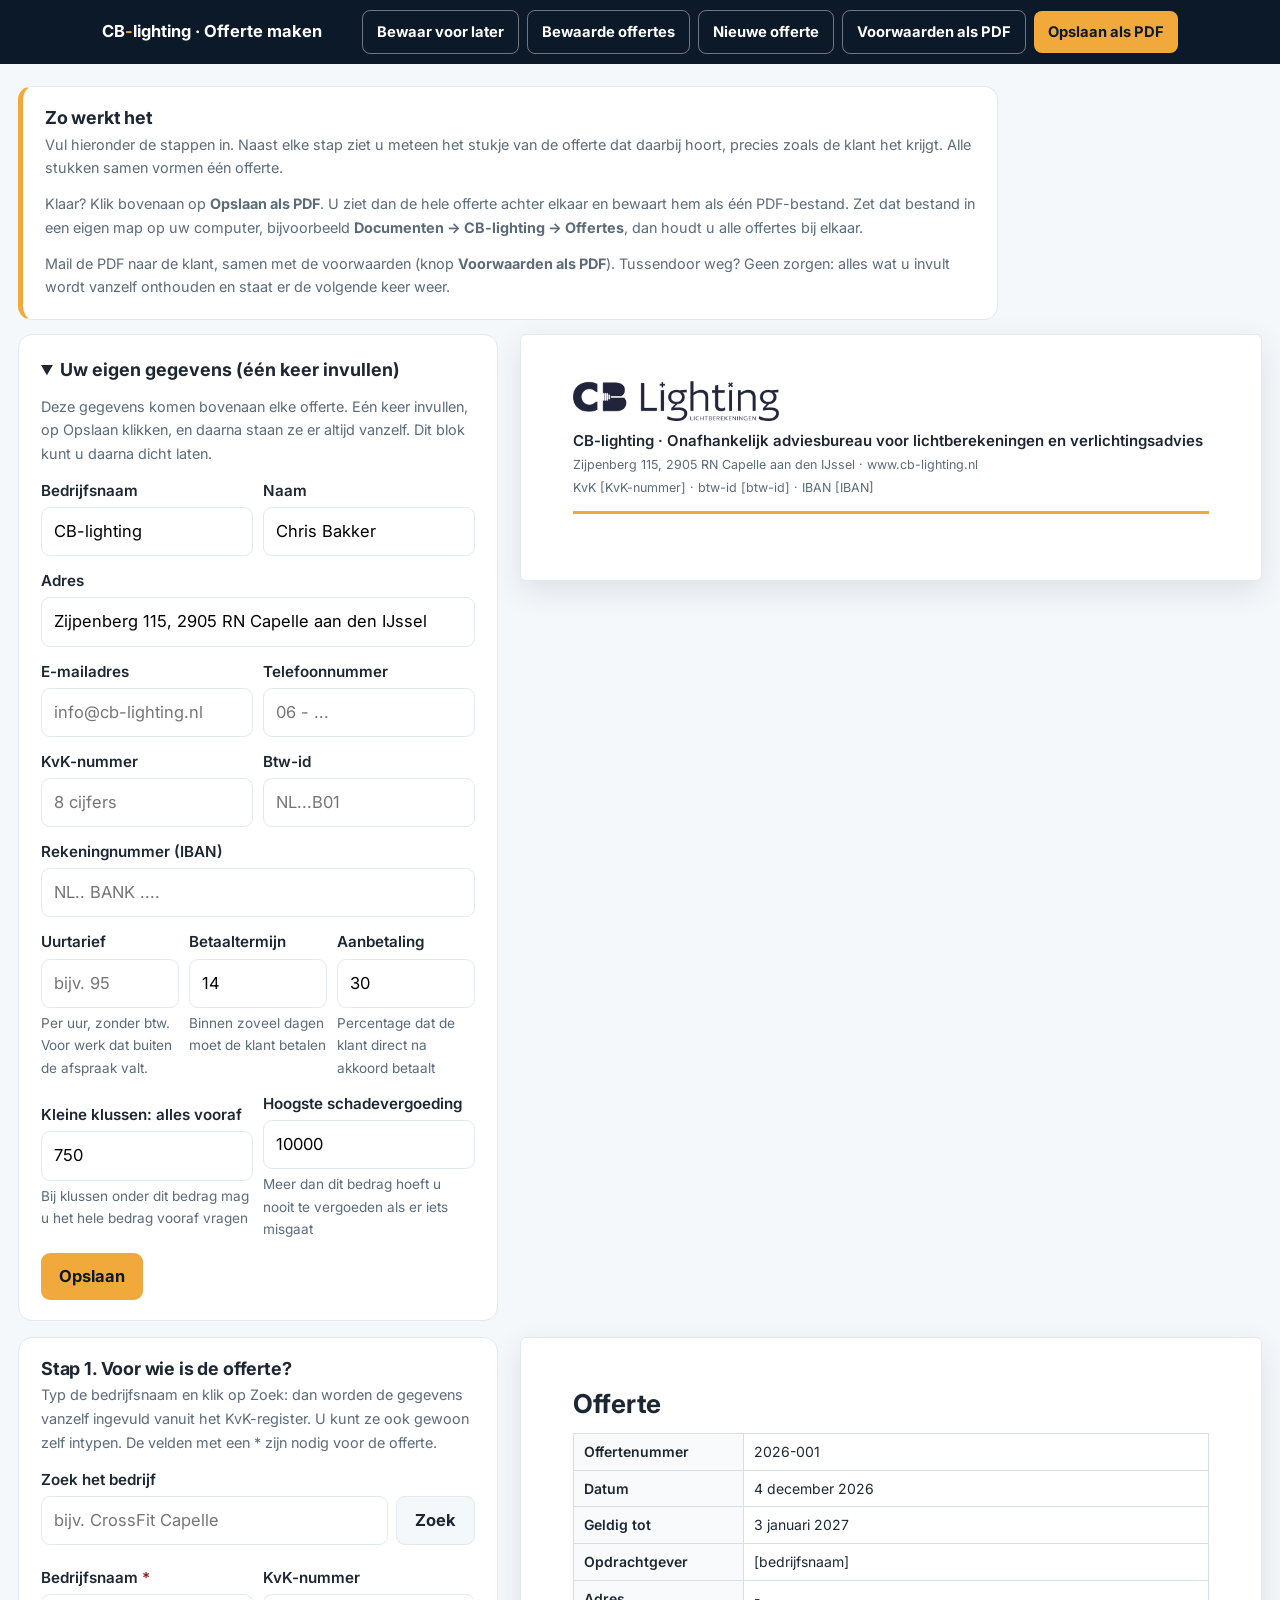
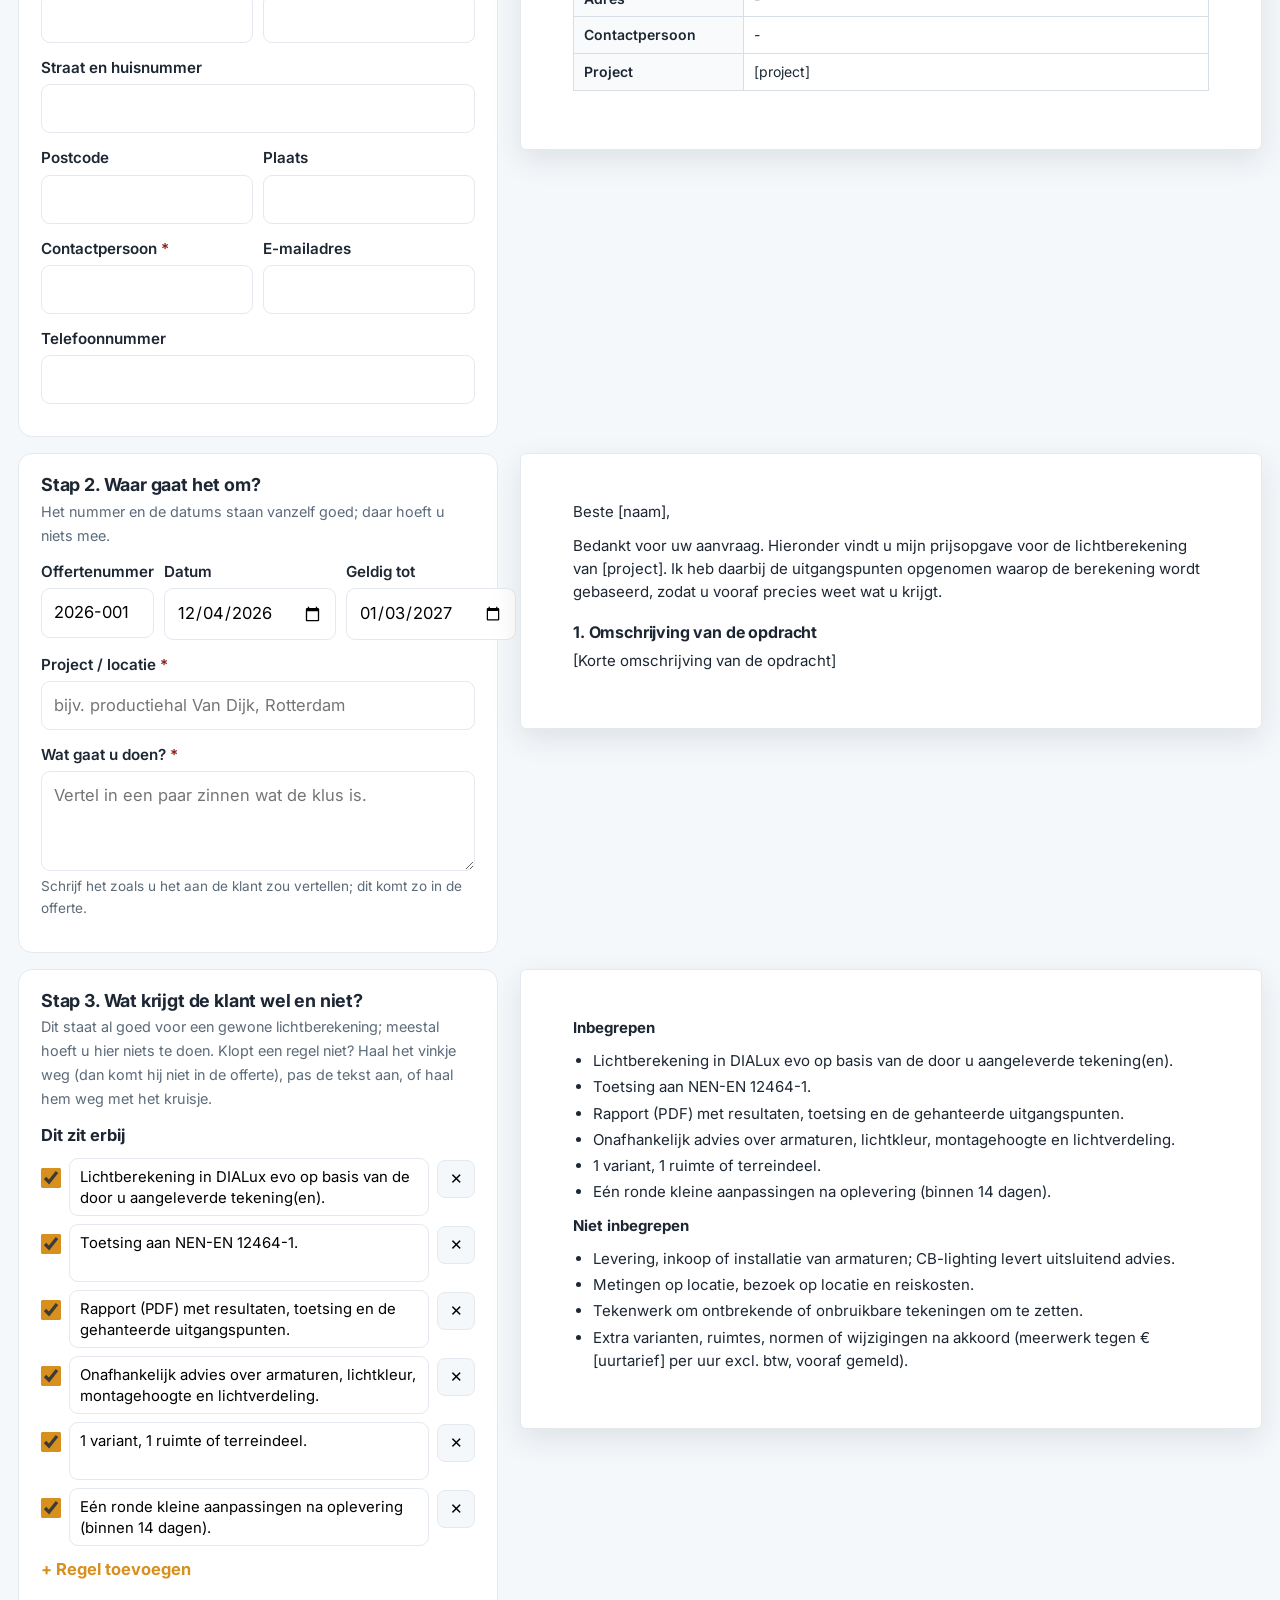
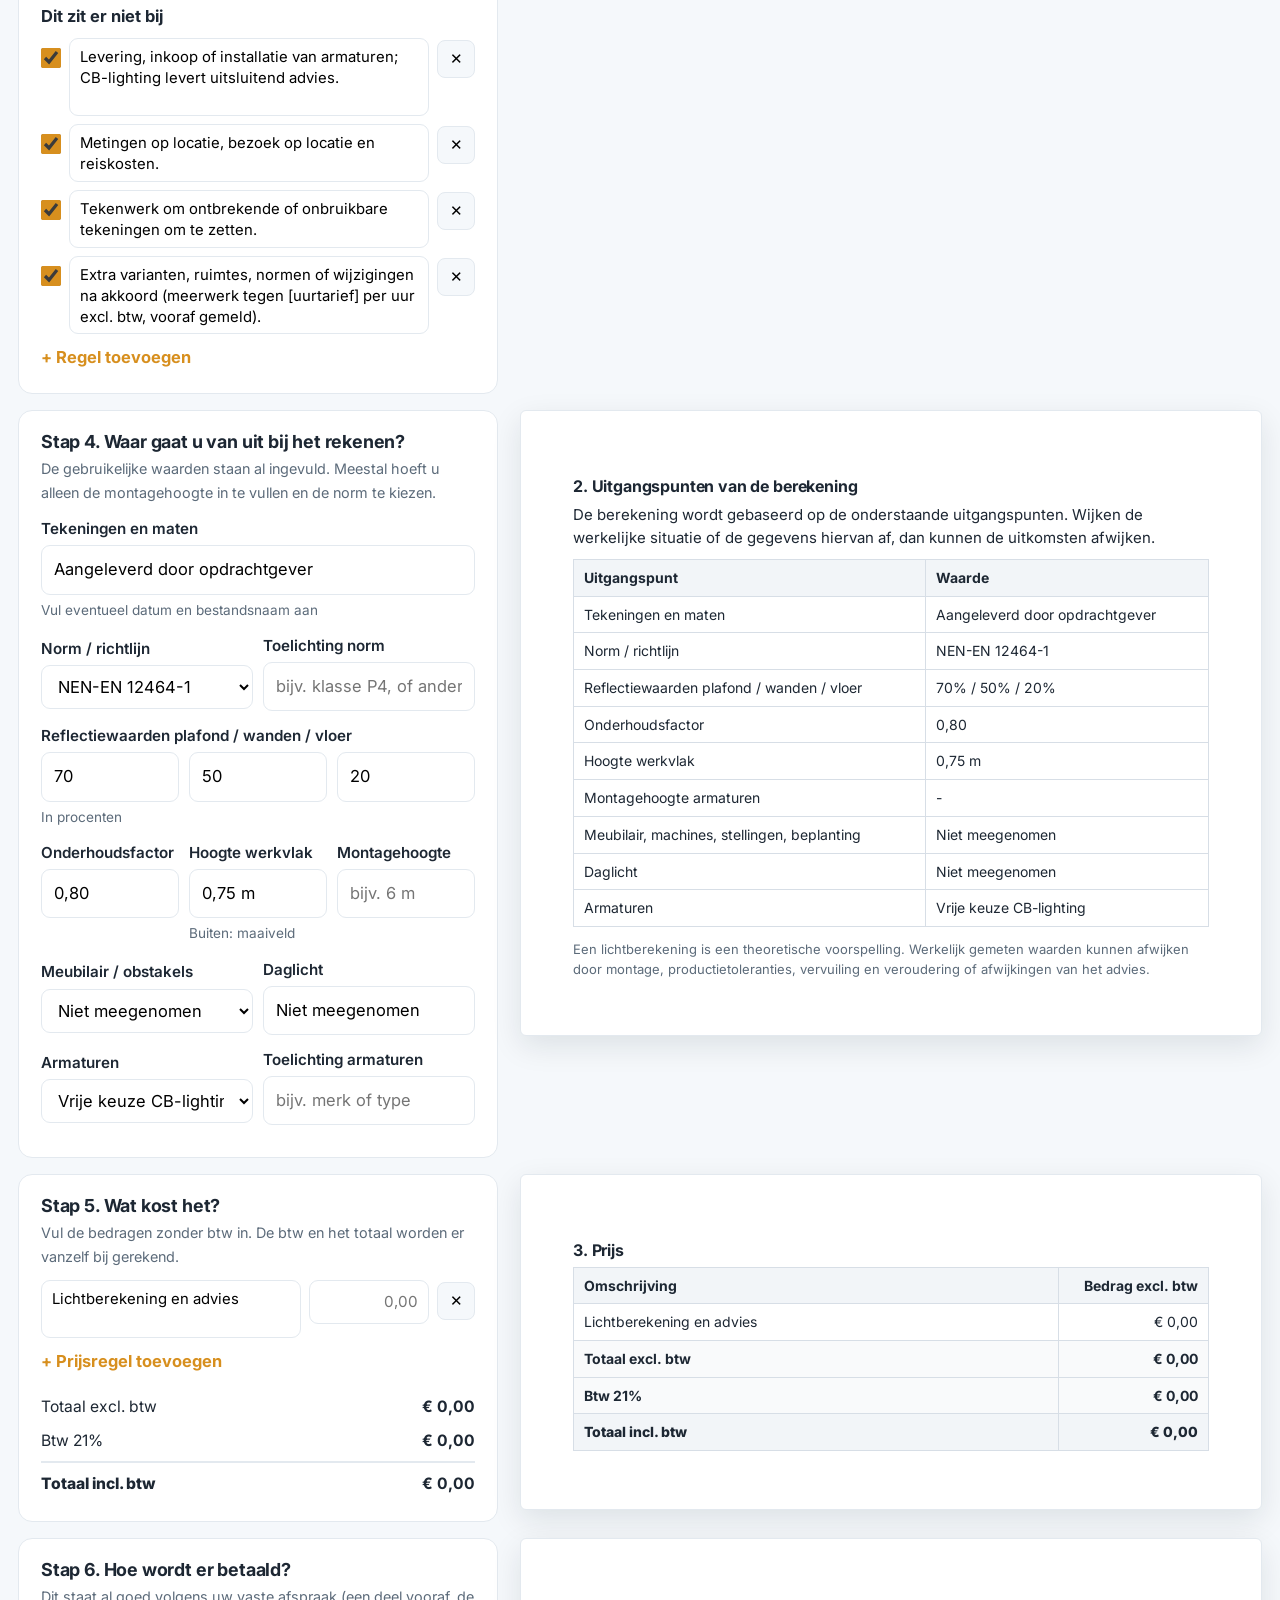
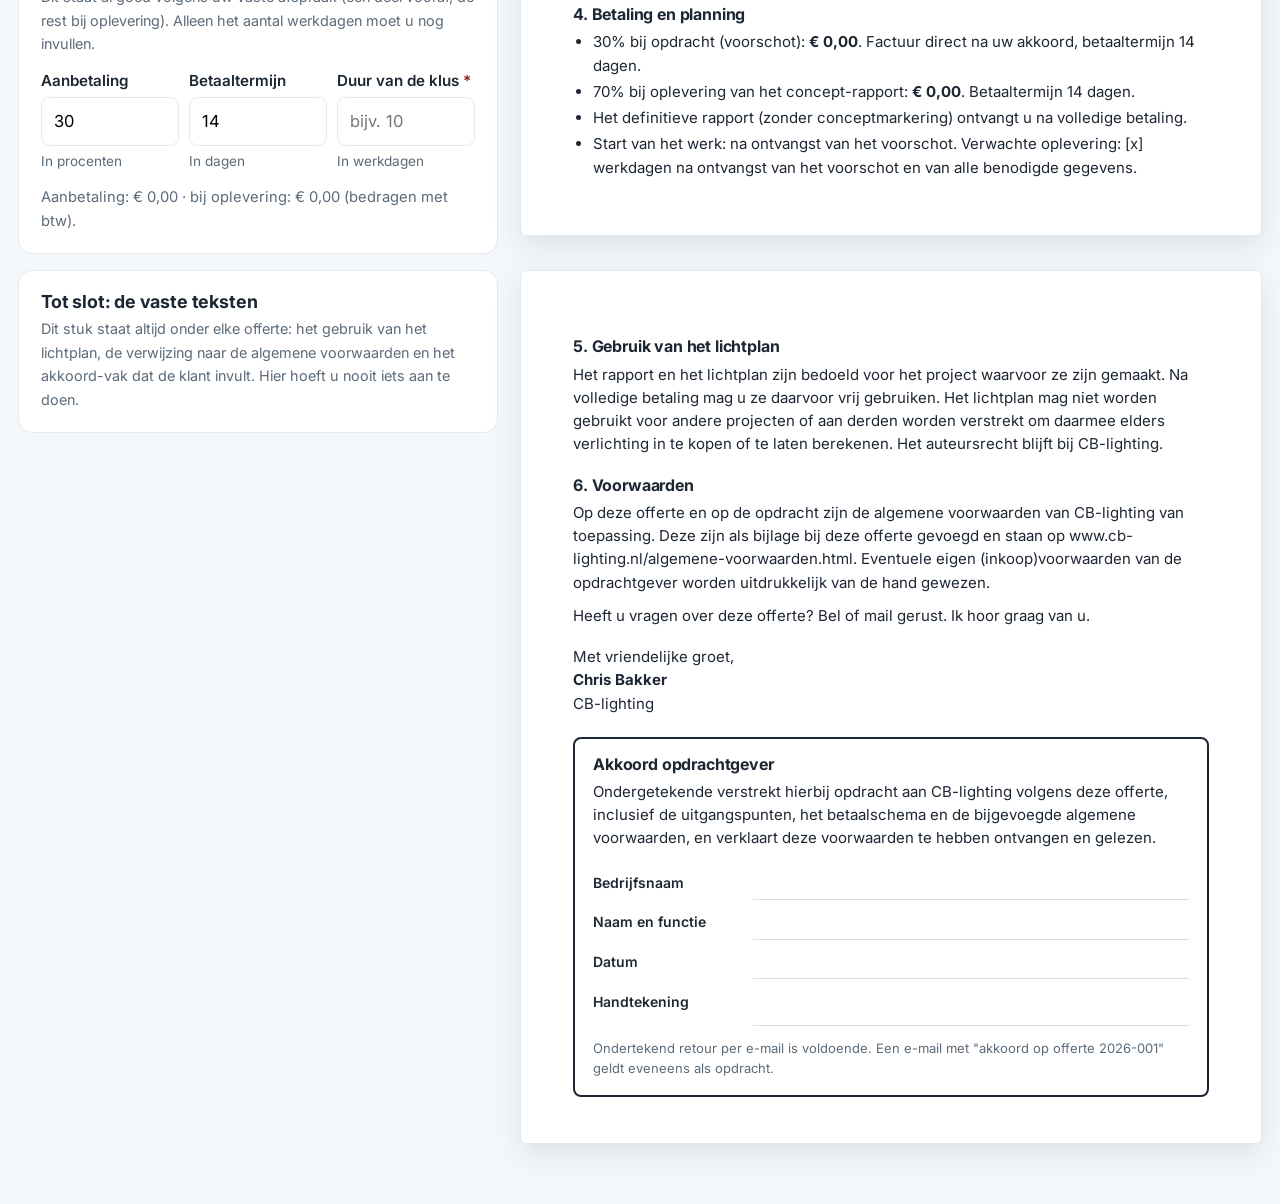
<file: offerte-maken.html>
<!DOCTYPE html>
<html lang="nl">
<head>
  <meta charset="UTF-8">
  <meta name="viewport" content="width=device-width, initial-scale=1.0">
  <title>Offerte maken | CB-lighting</title>
  <meta name="robots" content="noindex, nofollow">
  <link rel="icon" href="assets/favicon.png" type="image/png">
  <link href="https://fonts.googleapis.com/css2?family=Inter:wght@400;500;600;700;800&display=swap" rel="stylesheet">
  <link rel="stylesheet" href="css/stijl.css">
  <style>
    body { background: var(--wolk); font-size: 16.5px; }

    .balk { background: var(--nacht); color: var(--wit); position: sticky; top: 0; z-index: 40; }
    .balk .wrap { display: flex; align-items: center; justify-content: space-between; gap: 12px; height: 64px; flex-wrap: wrap; }
    .balk b span { color: var(--amber); }
    .balk .knoppenrij { display: flex; gap: 8px; flex-wrap: wrap; align-items: center; }
    .bk { font: inherit; font-weight: 700; font-size: .92rem; border: 0; border-radius: 8px; padding: 9px 14px; cursor: pointer; text-decoration: none; }
    .bk.hoofd { background: var(--amber); color: var(--nacht); }
    .bk.stil { background: transparent; color: var(--wit); border: 1px solid rgba(255,255,255,.4); }

    .paneel { max-width: 1560px; margin: 22px auto 60px; padding: 0 18px; }
    /* Elke stap staat naast het stukje van de offerte dat erbij hoort */
    .stap-rij { display: grid; grid-template-columns: minmax(400px, 480px) 1fr; gap: 22px; align-items: start; margin-bottom: 16px; }
    .stap-rij > .blok, .stap-rij > details.blok { margin-bottom: 0; }
    @media (max-width: 1100px) { .stap-rij { grid-template-columns: 1fr; gap: 10px; } }
    .deelvel { padding: 26px 34px; }
    /* De complete offerte bestaat alleen voor de PDF (het printen) */
    #offerte { display: none; }

    .blok { background: var(--wit); border: 1px solid var(--lijn); border-radius: 14px; padding: 20px 22px; margin-bottom: 14px; }
    .blok h3 { margin-bottom: 4px; font-size: 1.12rem; }
    .blok .subtekst { color: var(--grijs); font-size: .9rem; margin-bottom: 12px; }
    details.blok summary { cursor: pointer; font-weight: 700; font-size: 1.12rem; }
    details.blok[open] summary { margin-bottom: 10px; }

    .rijtje { display: grid; gap: 4px; margin-bottom: 12px; align-content: start; }
    .rijtje label { font-weight: 600; font-size: .95rem; }
    .rijtje .hint { font-weight: 400; color: var(--grijs); font-size: .85rem; }
    .rijtje input, .rijtje select, .rijtje textarea {
      font: inherit; width: 100%; padding: 10px 12px; border: 1.5px solid var(--lijn); border-radius: 9px; background: var(--wit);
    }
    .rijtje textarea { min-height: 100px; resize: vertical; }
    .twee { display: grid; grid-template-columns: 1fr 1fr; gap: 10px; }
    .drie { display: grid; grid-template-columns: 1fr 1fr 1fr; gap: 10px; }
    .verplicht label::after { content: " *"; color: #8c1d18; }

    .kn { font: inherit; font-weight: 700; border: 0; border-radius: 9px; padding: 10px 18px; cursor: pointer; }
    .kn.hoofd { background: var(--amber); color: var(--nacht); }
    .kn.stil { background: var(--wolk); color: var(--inkt); border: 1px solid var(--lijn); }
    .kn.rood { background: #fdeceb; color: #8c1d18; border: 1px solid #f5c6c2; }
    .status { font-size: .92rem; color: var(--grijs); }
    .status.ok { color: #14572c; font-weight: 600; }
    .status.err { color: #8c1d18; font-weight: 600; }

    /* De grote melding bovenaan: duidelijk zichtbaar als gekleurde balk */
    #melding:empty { display: none; }
    #melding { border-radius: 10px; padding: 13px 16px; font-size: 1rem; font-weight: 600; }
    #melding.ok { background: #e5f4e9; color: #14572c; border: 1px solid #bfe0c8; }
    #melding.err { background: #fdeceb; color: #8c1d18; border: 1px solid #f5c6c2; }

    /* Regels (inbegrepen / niet inbegrepen / prijs) */
    .regel { display: flex; gap: 8px; align-items: flex-start; margin-bottom: 8px; }
    .regel input[type=checkbox] { width: 20px; height: 20px; margin-top: 10px; flex: none; accent-color: var(--amber-donker); }
    .regel textarea.regeltekst, .regel input.regelbedrag { font: inherit; border: 1.5px solid var(--lijn); border-radius: 9px; background: var(--wit); }
    .regel textarea.regeltekst { flex: 1; min-height: 42px; padding: 8px 10px; font-size: .93rem; line-height: 1.4; resize: none; overflow: hidden; }
    .regel input.regelbedrag { width: 120px; flex: none; text-align: right; padding: 8px 10px; font-size: .95rem; }
    .regel .weg { background: var(--wolk); border: 1px solid var(--lijn); border-radius: 8px; width: 38px; height: 38px; cursor: pointer; font-size: .95rem; flex: none; margin-top: 2px; }
    .plusknop { background: none; border: 0; cursor: pointer; font: inherit; font-weight: 700; color: var(--amber-donker); padding: 2px 0; }

    .totaalregel { display: flex; justify-content: space-between; gap: 12px; padding: 4px 0; font-size: .98rem; }
    .totaalregel.eind { border-top: 2px solid var(--lijn); font-weight: 800; margin-top: 4px; padding-top: 8px; }

    /* KvK-zoekresultaten */
    .kvkresultaat {
      display: block; width: 100%; text-align: left; cursor: pointer; font: inherit; font-size: .93rem;
      background: var(--wolk); border: 1px solid var(--lijn); border-radius: 9px;
      padding: 9px 12px; margin-top: 6px;
    }
    .kvkresultaat:hover { border-color: var(--amber); }
    .kvkresultaat b { display: block; }
    .kvkresultaat span { color: var(--grijs); }

    /* Conceptenlijst */
    .conceptregel { display: flex; gap: 10px; align-items: center; border: 1px solid var(--lijn); border-radius: 10px; padding: 10px 12px; margin-bottom: 8px; font-size: .93rem; }
    .conceptregel .cinfo { flex: 1; min-width: 0; }
    .conceptregel .cinfo b { display: block; }
    .conceptregel .cinfo span { color: var(--grijs); }

    /* ---------- De offerte zelf (voorbeeld + print) ---------- */
    .velA4 { background: var(--wit); border: 1px solid var(--lijn); border-radius: 6px; box-shadow: var(--schaduw); padding: 46px 52px; color: #1d2733; font-size: 15px; line-height: 1.55; }
    .velA4 .okop { border-bottom: 3px solid var(--amber); padding-bottom: 14px; margin-bottom: 20px; }
    .velA4 .okop img { height: 40px; margin-bottom: 8px; }
    .velA4 .okop .osub { font-weight: 600; }
    .velA4 .okop .oklein { color: #5c6b7a; font-size: 12.5px; margin-top: 3px; }
    .velA4 h2.otitel { font-size: 26px; margin: 4px 0 14px; }
    .velA4 h3 { font-size: 16px; margin: 20px 0 6px; }
    .velA4 p { margin: 0 0 10px; }
    .velA4 ul { margin: 0 0 10px 20px; padding: 0; }
    .velA4 li { margin-bottom: 3px; }
    .velA4 table { width: 100%; border-collapse: collapse; margin: 6px 0 12px; font-size: 14px; }
    .velA4 th, .velA4 td { border: 1px solid #d7dee6; padding: 7px 10px; text-align: left; vertical-align: top; }
    .velA4 th { background: #f2f5f8; font-weight: 700; }
    .velA4 td.bedrag, .velA4 th.bedrag { text-align: right; white-space: nowrap; width: 150px; }
    .velA4 tr.totaal td { font-weight: 700; background: #f9fafb; }
    .velA4 tr.eindtotaal td { font-weight: 800; background: #f2f5f8; }
    .velA4 .gtab td:first-child { width: 170px; font-weight: 600; background: #f9fafb; }
    .velA4 .kleiner { font-size: 13px; color: #5c6b7a; }
    .velA4 .akkoord { border: 2px solid #1d2733; border-radius: 8px; padding: 16px 18px; margin-top: 22px; }
    .velA4 .akkoord h3 { margin-top: 0; }
    .velA4 .akkoord table td { border: 0; border-bottom: 1px solid #d7dee6; padding: 12px 8px 6px 0; }
    .velA4 .akkoord table td:first-child { width: 160px; font-weight: 600; border-bottom: 0; }
    .velA4 .groet { margin-top: 18px; }

    /* Printen: alleen de offerte, op A4 */
    @media print {
      @page { size: A4; margin: 16mm 17mm; }
      body { background: #fff; font-size: 12pt; }
      .balk, .paneel, .geenprint { display: none !important; }
      #offerte { display: block; }
      .velA4 { border: 0; border-radius: 0; box-shadow: none; padding: 0; font-size: 10.5pt; }
      .velA4 table, .velA4 .akkoord { break-inside: avoid; page-break-inside: avoid; }
      .velA4 h3 { break-after: avoid; page-break-after: avoid; }
      .velA4 a { color: inherit; text-decoration: none; }
    }
  </style>
</head>
<body>

<header class="balk">
  <div class="wrap">
    <b>CB<span>-</span>lighting · Offerte maken</b>
    <div class="knoppenrij">
      <button class="bk stil" id="k-concept">Bewaar voor later</button>
      <button class="bk stil" id="k-laad">Bewaarde offertes</button>
      <button class="bk stil" id="k-nieuw">Nieuwe offerte</button>
      <a class="bk stil" href="algemene-voorwaarden.html?print=1" target="_blank">Voorwaarden als PDF</a>
      <button class="bk hoofd" id="k-pdf">Opslaan als PDF</button>
    </div>
  </div>
</header>

<div class="paneel">
  <p class="status geenprint" id="melding" style="margin-bottom:12px"></p>

      <!-- Korte uitleg -->
      <div class="blok" style="border-left:5px solid var(--amber);max-width:980px">
        <h3>Zo werkt het</h3>
        <p class="subtekst">Vul hieronder de stappen in. Naast elke stap ziet u meteen het stukje van de offerte dat daarbij hoort, precies zoals de klant het krijgt. Alle stukken samen vormen één offerte.</p>
        <p class="subtekst">Klaar? Klik bovenaan op <b>Opslaan als PDF</b>. U ziet dan de hele offerte achter elkaar en bewaart hem als één PDF-bestand. Zet dat bestand in een eigen map op uw computer, bijvoorbeeld <b>Documenten &rarr; CB-lighting &rarr; Offertes</b>, dan houdt u alle offertes bij elkaar.</p>
        <p class="subtekst" style="margin-bottom:0">Mail de PDF naar de klant, samen met de voorwaarden (knop <b>Voorwaarden als PDF</b>). Tussendoor weg? Geen zorgen: alles wat u invult wordt vanzelf onthouden en staat er de volgende keer weer.</p>
      </div>

      <!-- Bewaarde offertes (verschijnt na klik op de knop bovenaan) -->
      <div class="blok" id="conceptenblok" style="display:none;max-width:980px">
        <h3>Bewaarde offertes</h3>
        <p class="subtekst">Deze offertes staan op deze computer bewaard. Klik op Open om er verder aan te werken.</p>
        <div id="conceptenlijst"></div>
      </div>

      <!-- Mijn gegevens -->
      <div class="stap-rij">
      <details class="blok" id="eigenblok">
        <summary>Uw eigen gegevens (één keer invullen)</summary>
        <p class="subtekst">Deze gegevens komen bovenaan elke offerte. Eén keer invullen, op Opslaan klikken, en daarna staan ze er altijd vanzelf. Dit blok kunt u daarna dicht laten.</p>
        <div class="twee">
          <div class="rijtje"><label>Bedrijfsnaam</label><input id="e-bedrijf" value="CB-lighting"></div>
          <div class="rijtje"><label>Naam</label><input id="e-naam" value="Chris Bakker"></div>
        </div>
        <div class="rijtje"><label>Adres</label><input id="e-adres" value="Zijpenberg 115, 2905 RN Capelle aan den IJssel"></div>
        <div class="twee">
          <div class="rijtje"><label>E-mailadres</label><input id="e-email" type="email" placeholder="info@cb-lighting.nl"></div>
          <div class="rijtje"><label>Telefoonnummer</label><input id="e-tel" placeholder="06 - ..."></div>
        </div>
        <div class="twee">
          <div class="rijtje"><label>KvK-nummer</label><input id="e-kvk" placeholder="8 cijfers"></div>
          <div class="rijtje"><label>Btw-id</label><input id="e-btwid" placeholder="NL...B01"></div>
        </div>
        <div class="rijtje"><label>Rekeningnummer (IBAN)</label><input id="e-iban" placeholder="NL.. BANK ...."></div>
        <div class="drie">
          <div class="rijtje"><label>Uurtarief</label><input id="e-uurtarief" inputmode="decimal" placeholder="bijv. 95"><span class="hint">Per uur, zonder btw. Voor werk dat buiten de afspraak valt.</span></div>
          <div class="rijtje"><label>Betaaltermijn</label><input id="e-termijn" inputmode="numeric" value="14"><span class="hint">Binnen zoveel dagen moet de klant betalen</span></div>
          <div class="rijtje"><label>Aanbetaling</label><input id="e-voorschot" inputmode="numeric" value="30"><span class="hint">Percentage dat de klant direct na akkoord betaalt</span></div>
        </div>
        <div class="twee">
          <div class="rijtje"><label>Kleine klussen: alles vooraf</label><input id="e-grens" inputmode="decimal" value="750"><span class="hint">Bij klussen onder dit bedrag mag u het hele bedrag vooraf vragen</span></div>
          <div class="rijtje"><label>Hoogste schadevergoeding</label><input id="e-maximum" inputmode="decimal" value="10000"><span class="hint">Meer dan dit bedrag hoeft u nooit te vergoeden als er iets misgaat</span></div>
        </div>
        <div class="knoppenrij" style="display:flex;gap:10px;align-items:center">
          <button class="kn hoofd" id="e-opslaan">Opslaan</button>
          <span class="status" id="e-status"></span>
        </div>
      </details>
      <div class="velA4 deelvel" id="vb-eigen"></div>
      </div>

      <!-- Klant -->
      <div class="stap-rij">
      <div class="blok">
        <h3>Stap 1. Voor wie is de offerte?</h3>
        <p class="subtekst">Typ de bedrijfsnaam en klik op Zoek: dan worden de gegevens vanzelf ingevuld vanuit het KvK-register. U kunt ze ook gewoon zelf intypen. De velden met een * zijn nodig voor de offerte.</p>
        <div class="rijtje" id="kvkzoekvak">
          <label>Zoek het bedrijf</label>
          <div style="display:flex;gap:8px">
            <input id="kvk-zoek" placeholder="bijv. CrossFit Capelle" style="flex:1">
            <button class="kn stil" id="kvk-zoekknop" type="button">Zoek</button>
          </div>
          <span class="hint" id="kvk-status"></span>
          <div id="kvk-resultaten"></div>
        </div>
        <div class="twee">
          <div class="rijtje verplicht"><label>Bedrijfsnaam</label><input id="k-bedrijf"></div>
          <div class="rijtje"><label>KvK-nummer</label><input id="k-kvk"></div>
        </div>
        <div class="rijtje"><label>Straat en huisnummer</label><input id="k-straat"></div>
        <div class="twee">
          <div class="rijtje"><label>Postcode</label><input id="k-postcode"></div>
          <div class="rijtje"><label>Plaats</label><input id="k-plaats"></div>
        </div>
        <div class="twee">
          <div class="rijtje verplicht"><label>Contactpersoon</label><input id="k-contact"></div>
          <div class="rijtje"><label>E-mailadres</label><input id="k-email" type="email"></div>
        </div>
        <div class="rijtje"><label>Telefoonnummer</label><input id="k-tel"></div>
      </div>
      <div class="velA4 deelvel" id="vb-stap1"></div>
      </div>

      <!-- Offerte -->
      <div class="stap-rij">
      <div class="blok">
        <h3>Stap 2. Waar gaat het om?</h3>
        <p class="subtekst">Het nummer en de datums staan vanzelf goed; daar hoeft u niets mee.</p>
        <div class="drie">
          <div class="rijtje"><label>Offertenummer</label><input id="o-nummer"></div>
          <div class="rijtje"><label>Datum</label><input id="o-datum" type="date"></div>
          <div class="rijtje"><label>Geldig tot</label><input id="o-geldig" type="date"></div>
        </div>
        <div class="rijtje verplicht"><label>Project / locatie</label><input id="o-project" placeholder="bijv. productiehal Van Dijk, Rotterdam"></div>
        <div class="rijtje verplicht"><label>Wat gaat u doen?</label><textarea id="o-omschrijving" placeholder="Vertel in een paar zinnen wat de klus is."></textarea><span class="hint">Schrijf het zoals u het aan de klant zou vertellen; dit komt zo in de offerte.</span></div>
      </div>
      <div class="velA4 deelvel" id="vb-stap2"></div>
      </div>

      <!-- Inbegrepen / niet inbegrepen -->
      <div class="stap-rij">
      <div class="blok">
        <h3>Stap 3. Wat krijgt de klant wel en niet?</h3>
        <p class="subtekst">Dit staat al goed voor een gewone lichtberekening; meestal hoeft u hier niets te doen. Klopt een regel niet? Haal het vinkje weg (dan komt hij niet in de offerte), pas de tekst aan, of haal hem weg met het kruisje.</p>
        <p style="font-weight:700;margin-bottom:8px">Dit zit erbij</p>
        <div id="inbegrepen"></div>
        <button class="plusknop" id="plus-in">+ Regel toevoegen</button>
        <p style="font-weight:700;margin:18px 0 8px">Dit zit er niet bij</p>
        <div id="nietinbegrepen"></div>
        <button class="plusknop" id="plus-uit">+ Regel toevoegen</button>
      </div>
      <div class="velA4 deelvel" id="vb-stap3"></div>
      </div>

      <!-- Uitgangspunten -->
      <div class="stap-rij">
      <div class="blok">
        <h3>Stap 4. Waar gaat u van uit bij het rekenen?</h3>
        <p class="subtekst">De gebruikelijke waarden staan al ingevuld. Meestal hoeft u alleen de montagehoogte in te vullen en de norm te kiezen.</p>
        <div class="rijtje"><label>Tekeningen en maten</label><input id="u-tekeningen" value="Aangeleverd door opdrachtgever"><span class="hint">Vul eventueel datum en bestandsnaam aan</span></div>
        <div class="twee">
          <div class="rijtje"><label>Norm / richtlijn</label>
            <select id="u-norm">
              <option>NEN-EN 12464-1</option>
              <option>NPR 13201</option>
              <option value="anders">Anders, namelijk:</option>
            </select>
          </div>
          <div class="rijtje"><label>Toelichting norm</label><input id="u-normtekst" placeholder="bijv. klasse P4, of andere norm"></div>
        </div>
        <div class="rijtje"><label>Reflectiewaarden plafond / wanden / vloer</label>
          <div class="drie">
            <input id="u-refl-p" value="70" inputmode="numeric">
            <input id="u-refl-w" value="50" inputmode="numeric">
            <input id="u-refl-v" value="20" inputmode="numeric">
          </div>
          <span class="hint">In procenten</span>
        </div>
        <div class="drie">
          <div class="rijtje"><label>Onderhoudsfactor</label><input id="u-onderhoud" value="0,80"></div>
          <div class="rijtje"><label>Hoogte werkvlak</label><input id="u-werkvlak" value="0,75 m"><span class="hint">Buiten: maaiveld</span></div>
          <div class="rijtje"><label>Montagehoogte</label><input id="u-montage" placeholder="bijv. 6 m"></div>
        </div>
        <div class="twee">
          <div class="rijtje"><label>Meubilair / obstakels</label>
            <select id="u-meubilair">
              <option>Niet meegenomen</option>
              <option>Meegenomen volgens tekening</option>
            </select>
          </div>
          <div class="rijtje"><label>Daglicht</label><input id="u-daglicht" value="Niet meegenomen"></div>
        </div>
        <div class="twee">
          <div class="rijtje"><label>Armaturen</label>
            <select id="u-armaturen">
              <option>Vrije keuze CB-lighting</option>
              <option value="voorkeur">Voorkeur opdrachtgever:</option>
            </select>
          </div>
          <div class="rijtje"><label>Toelichting armaturen</label><input id="u-armatuurtekst" placeholder="bijv. merk of type"></div>
        </div>
      </div>
      <div class="velA4 deelvel" id="vb-stap4"></div>
      </div>

      <!-- Prijs -->
      <div class="stap-rij">
      <div class="blok">
        <h3>Stap 5. Wat kost het?</h3>
        <p class="subtekst">Vul de bedragen zonder btw in. De btw en het totaal worden er vanzelf bij gerekend.</p>
        <div id="prijsregels"></div>
        <button class="plusknop" id="plus-prijs">+ Prijsregel toevoegen</button>
        <div style="margin-top:12px">
          <div class="totaalregel"><span>Totaal excl. btw</span><b id="t-excl">€ 0,00</b></div>
          <div class="totaalregel"><span>Btw 21%</span><b id="t-btw">€ 0,00</b></div>
          <div class="totaalregel eind"><span>Totaal incl. btw</span><b id="t-incl">€ 0,00</b></div>
        </div>
      </div>
      <div class="velA4 deelvel" id="vb-stap5"></div>
      </div>

      <!-- Betaling en planning -->
      <div class="stap-rij">
      <div class="blok">
        <h3>Stap 6. Hoe wordt er betaald?</h3>
        <p class="subtekst">Dit staat al goed volgens uw vaste afspraak (een deel vooraf, de rest bij oplevering). Alleen het aantal werkdagen moet u nog invullen.</p>
        <div class="drie">
          <div class="rijtje"><label>Aanbetaling</label><input id="b-voorschot" inputmode="numeric" value="30"><span class="hint">In procenten</span></div>
          <div class="rijtje"><label>Betaaltermijn</label><input id="b-termijn" inputmode="numeric" value="14"><span class="hint">In dagen</span></div>
          <div class="rijtje verplicht"><label>Duur van de klus</label><input id="b-doorloop" inputmode="numeric" placeholder="bijv. 10"><span class="hint">In werkdagen</span></div>
        </div>
        <p class="status" id="b-uitleg"></p>
      </div>
      <div class="velA4 deelvel" id="vb-stap6"></div>
    </div>

    <!-- De vaste afsluiting -->
    <div class="stap-rij">
      <div class="blok">
        <h3>Tot slot: de vaste teksten</h3>
        <p class="subtekst" style="margin-bottom:0">Dit stuk staat altijd onder elke offerte: het gebruik van het lichtplan, de verwijzing naar de algemene voorwaarden en het akkoord-vak dat de klant invult. Hier hoeft u nooit iets aan te doen.</p>
      </div>
      <div class="velA4 deelvel" id="vb-rest"></div>
    </div>
</div>

<!-- De complete offerte in één stuk; alleen zichtbaar bij Opslaan als PDF -->
<div class="velA4" id="offerte"></div>

<script>
(function () {
  var $ = function (id) { return document.getElementById(id); };

  // ---------- Hulpjes ----------
  function geld(n) {
    return new Intl.NumberFormat("nl-NL", { style: "currency", currency: "EUR" }).format(isFinite(n) ? n : 0);
  }
  function leesBedrag(s) {
    s = String(s || "").replace(/[€\s.]/g, "").replace(",", ".");
    var n = parseFloat(s);
    return isFinite(n) ? n : 0;
  }
  function datumNL(iso) {
    if (!iso) return "";
    try { return new Date(iso + "T12:00:00").toLocaleDateString("nl-NL", { day: "numeric", month: "long", year: "numeric" }); }
    catch (e) { return iso; }
  }
  function vandaag() { return new Date().toISOString().slice(0, 10); }
  function plusDagen(iso, n) {
    var d = new Date(iso + "T12:00:00");
    d.setDate(d.getDate() + n);
    return d.toISOString().slice(0, 10);
  }
  function esc(s) {
    var d = document.createElement("div");
    d.textContent = String(s == null ? "" : s);
    return d.innerHTML;
  }
  function meld(tekst, soort) {
    var m = $("melding");
    m.textContent = tekst || "";
    m.className = "geenprint" + (soort ? " " + soort : "");
    // De melding staat bovenaan; scroll ernaartoe zodat hij altijd te zien is
    if (tekst) window.scrollTo({ top: 0, behavior: "smooth" });
  }
  function groeiMee(t) {
    t.style.height = "auto";
    t.style.height = Math.max(42, t.scrollHeight) + "px";
  }

  // ---------- Standaardregels uit het sjabloon ----------
  var STANDAARD_IN = [
    "Lichtberekening in DIALux evo op basis van de door u aangeleverde tekening(en).",
    "Toetsing aan NEN-EN 12464-1.",
    "Rapport (PDF) met resultaten, toetsing en de gehanteerde uitgangspunten.",
    "Onafhankelijk advies over armaturen, lichtkleur, montagehoogte en lichtverdeling.",
    "1 variant, 1 ruimte of terreindeel.",
    "Eén ronde kleine aanpassingen na oplevering (binnen 14 dagen)."
  ];
  var STANDAARD_UIT = [
    "Levering, inkoop of installatie van armaturen; CB-lighting levert uitsluitend advies.",
    "Metingen op locatie, bezoek op locatie en reiskosten.",
    "Tekenwerk om ontbrekende of onbruikbare tekeningen om te zetten.",
    "Extra varianten, ruimtes, normen of wijzigingen na akkoord (meerwerk tegen [uurtarief] per uur excl. btw, vooraf gemeld)."
  ];

  // ---------- Regels opbouwen (inbegrepen / niet inbegrepen) ----------
  function maakRegel(vak, tekst, aan) {
    var r = document.createElement("div");
    r.className = "regel";
    r.innerHTML = '<input type="checkbox"' + (aan === false ? "" : " checked") + '>' +
      '<textarea class="regeltekst"></textarea>' +
      '<button class="weg" type="button" title="Regel verwijderen">✕</button>';
    var t = r.querySelector("textarea");
    t.value = tekst || "";
    t.addEventListener("input", function () { groeiMee(t); render(); });
    r.querySelector("input").addEventListener("change", render);
    r.querySelector(".weg").addEventListener("click", function () { r.remove(); render(); });
    vak.appendChild(r);
    groeiMee(t);
    return r;
  }
  function leesRegels(vak) {
    return Array.from(vak.querySelectorAll(".regel")).map(function (r) {
      return { aan: r.querySelector("input").checked, tekst: r.querySelector("textarea").value.trim() };
    }).filter(function (r) { return r.tekst; });
  }

  // ---------- Prijsregels ----------
  function maakPrijsregel(tekst, bedrag) {
    var r = document.createElement("div");
    r.className = "regel";
    r.innerHTML = '<textarea class="regeltekst" placeholder="Omschrijving"></textarea>' +
      '<input class="regelbedrag" inputmode="decimal" placeholder="0,00">' +
      '<button class="weg" type="button" title="Regel verwijderen">✕</button>';
    var t = r.querySelector("textarea");
    t.value = tekst || "";
    r.querySelector(".regelbedrag").value = bedrag || "";
    t.addEventListener("input", function () { groeiMee(t); render(); });
    r.querySelector(".regelbedrag").addEventListener("input", render);
    r.querySelector(".weg").addEventListener("click", function () { r.remove(); render(); });
    $("prijsregels").appendChild(r);
    groeiMee(t);
    return r;
  }
  function leesPrijsregels() {
    return Array.from($("prijsregels").querySelectorAll(".regel")).map(function (r) {
      return { tekst: r.querySelector("textarea").value.trim(), bedrag: leesBedrag(r.querySelector(".regelbedrag").value) };
    }).filter(function (r) { return r.tekst || r.bedrag; });
  }

  // ---------- Mijn gegevens (localStorage) ----------
  var EIGEN_VELDEN = ["e-bedrijf", "e-naam", "e-adres", "e-email", "e-tel", "e-kvk", "e-btwid", "e-iban", "e-uurtarief", "e-termijn", "e-voorschot", "e-grens", "e-maximum"];
  function eigenLaden() {
    try {
      var d = JSON.parse(localStorage.getItem("cblOfferteEigen") || "null");
      if (!d) { $("eigenblok").open = true; return; }
      EIGEN_VELDEN.forEach(function (id) { if (d[id] !== undefined) $(id).value = d[id]; });
      $("b-voorschot").value = d["e-voorschot"] || "30";
      $("b-termijn").value = d["e-termijn"] || "14";
    } catch (e) { $("eigenblok").open = true; }
  }
  $("e-opslaan").addEventListener("click", function () {
    var d = {};
    EIGEN_VELDEN.forEach(function (id) { d[id] = $(id).value.trim(); });
    try { localStorage.setItem("cblOfferteEigen", JSON.stringify(d)); } catch (e) {}
    $("e-status").textContent = "Opgeslagen. Deze gegevens worden voortaan vanzelf ingevuld.";
    $("e-status").className = "status ok";
    $("b-voorschot").value = d["e-voorschot"] || "30";
    $("b-termijn").value = d["e-termijn"] || "14";
    render();
  });

  // ---------- Offertenummer ----------
  function volgendNummer() {
    var jaar = new Date().getFullYear();
    var d = { jaar: jaar, volgnr: 1 };
    try {
      var b = JSON.parse(localStorage.getItem("cblOfferteNummer") || "null");
      if (b && b.jaar === jaar) d = b;
    } catch (e) {}
    return d.jaar + "-" + String(d.volgnr).padStart(3, "0");
  }
  function nummerGebruikt(nummer) {
    // Teller ophogen zodat de volgende offerte een nieuw nummer voorstelt
    var m = /^(\d{4})-(\d+)$/.exec(String(nummer).trim());
    if (!m) return;
    var jaar = parseInt(m[1], 10), volgnr = parseInt(m[2], 10);
    var d = { jaar: jaar, volgnr: volgnr + 1 };
    try {
      var b = JSON.parse(localStorage.getItem("cblOfferteNummer") || "null");
      if (b && b.jaar === jaar && b.volgnr > d.volgnr) d = b;
      localStorage.setItem("cblOfferteNummer", JSON.stringify(d));
    } catch (e) {}
  }

  // ---------- Alles aflezen ----------
  function leesState() {
    var eigen = {};
    EIGEN_VELDEN.forEach(function (id) { eigen[id] = $(id).value.trim(); });
    return {
      eigen: eigen,
      klant: {
        bedrijf: $("k-bedrijf").value.trim(), kvk: $("k-kvk").value.trim(),
        straat: $("k-straat").value.trim(), postcode: $("k-postcode").value.trim(), plaats: $("k-plaats").value.trim(),
        contact: $("k-contact").value.trim(), email: $("k-email").value.trim(), tel: $("k-tel").value.trim()
      },
      offerte: {
        nummer: $("o-nummer").value.trim(), datum: $("o-datum").value, geldig: $("o-geldig").value,
        project: $("o-project").value.trim(), omschrijving: $("o-omschrijving").value.trim()
      },
      inbegrepen: leesRegels($("inbegrepen")),
      nietinbegrepen: leesRegels($("nietinbegrepen")),
      uitgangspunten: {
        tekeningen: $("u-tekeningen").value.trim(),
        norm: $("u-norm").value, normtekst: $("u-normtekst").value.trim(),
        reflP: $("u-refl-p").value.trim(), reflW: $("u-refl-w").value.trim(), reflV: $("u-refl-v").value.trim(),
        onderhoud: $("u-onderhoud").value.trim(), werkvlak: $("u-werkvlak").value.trim(), montage: $("u-montage").value.trim(),
        meubilair: $("u-meubilair").value, daglicht: $("u-daglicht").value.trim(),
        armaturen: $("u-armaturen").value, armatuurtekst: $("u-armatuurtekst").value.trim()
      },
      prijs: leesPrijsregels(),
      betaling: {
        voorschot: parseInt($("b-voorschot").value, 10) || 0,
        termijn: parseInt($("b-termijn").value, 10) || 14,
        doorloop: $("b-doorloop").value.trim()
      }
    };
  }

  // ---------- De offerte tekenen ----------
  function render() {
    var s = leesState();
    var e = s.eigen, k = s.klant, o = s.offerte, u = s.uitgangspunten, b = s.betaling;
    var uurtarief = e["e-uurtarief"] ? geld(leesBedrag(e["e-uurtarief"])) : "€ [uurtarief]";
    var totaalExcl = s.prijs.reduce(function (som, r) { return som + r.bedrag; }, 0);
    var btw = totaalExcl * 0.21;
    var totaalIncl = totaalExcl + btw;
    var voorschotBedrag = totaalIncl * b.voorschot / 100;
    var restBedrag = totaalIncl - voorschotBedrag;
    var rest = 100 - b.voorschot;

    $("t-excl").textContent = geld(totaalExcl);
    $("t-btw").textContent = geld(btw);
    $("t-incl").textContent = geld(totaalIncl);
    $("b-uitleg").textContent = "Aanbetaling: " + geld(voorschotBedrag) + " · bij oplevering: " + geld(restBedrag) + " (bedragen met btw).";

    var norm = u.norm === "anders" ? (u.normtekst || "…") : (u.norm + (u.normtekst ? " (" + u.normtekst + ")" : ""));
    var armaturen = u.armaturen === "voorkeur" ? ("Voorkeur opdrachtgever" + (u.armatuurtekst ? ": " + u.armatuurtekst : "")) : (u.armaturen + (u.armatuurtekst ? " (" + u.armatuurtekst + ")" : ""));
    var naam = k.contact || "[naam]";
    var project = o.project || "[project]";

    function bullets(regels) {
      return regels.filter(function (r) { return r.aan; }).map(function (r) {
        return "<li>" + esc(r.tekst).replace("[uurtarief]", esc(uurtarief)) + "</li>";
      }).join("");
    }

    // Kop (hoort bij Uw eigen gegevens)
    var kopHtml = '<div class="okop">' +
      '<img src="assets/logo.png" alt="CB-lighting" onerror="this.remove()">' +
      '<div class="osub">' + esc(e["e-bedrijf"] || "CB-lighting") + ' · Onafhankelijk adviesbureau voor lichtberekeningen en verlichtingsadvies</div>' +
      '<div class="oklein">' + esc(e["e-adres"]) + ' · www.cb-lighting.nl' +
      (e["e-email"] ? " · " + esc(e["e-email"]) : "") + (e["e-tel"] ? " · " + esc(e["e-tel"]) : "") + "</div>" +
      '<div class="oklein">KvK ' + esc(e["e-kvk"] || "[KvK-nummer]") + " · btw-id " + esc(e["e-btwid"] || "[btw-id]") + " · IBAN " + esc(e["e-iban"] || "[IBAN]") + "</div>" +
      "</div>";

    // Gegevens-tabel (hoort bij stap 1)
    var gegevensHtml = '<h2 class="otitel">Offerte</h2>' +
      '<table class="gtab"><tbody>' +
      "<tr><td>Offertenummer</td><td>" + esc(o.nummer) + "</td></tr>" +
      "<tr><td>Datum</td><td>" + esc(datumNL(o.datum)) + "</td></tr>" +
      "<tr><td>Geldig tot</td><td>" + esc(datumNL(o.geldig)) + "</td></tr>" +
      "<tr><td>Opdrachtgever</td><td>" + esc(k.bedrijf || "[bedrijfsnaam]") + (k.kvk ? " · KvK " + esc(k.kvk) : "") + "</td></tr>" +
      "<tr><td>Adres</td><td>" + esc([k.straat, [k.postcode, k.plaats].filter(Boolean).join(" ")].filter(Boolean).join(", ") || "-") + "</td></tr>" +
      "<tr><td>Contactpersoon</td><td>" + esc([k.contact, k.email, k.tel].filter(Boolean).join(" · ") || "-") + "</td></tr>" +
      "<tr><td>Project</td><td>" + esc(project) + "</td></tr>" +
      "</tbody></table>";

    // Aanhef en omschrijving (horen bij stap 2)
    var omschrijvingHtml = "<p>Beste " + esc(naam) + ",</p>" +
      "<p>Bedankt voor uw aanvraag. Hieronder vindt u mijn prijsopgave voor de lichtberekening van " + esc(project) +
      ". Ik heb daarbij de uitgangspunten opgenomen waarop de berekening wordt gebaseerd, zodat u vooraf precies weet wat u krijgt.</p>";

    // 1. Omschrijving
    omschrijvingHtml += "<h3>1. Omschrijving van de opdracht</h3>";
    omschrijvingHtml += "<p>" + (esc(o.omschrijving || "[Korte omschrijving van de opdracht]")).replace(/\n/g, "<br>") + "</p>";

    // Inbegrepen en niet inbegrepen (horen bij stap 3)
    var lijstenHtml = "<p><b>Inbegrepen</b></p><ul>" + bullets(s.inbegrepen) + "</ul>" +
      "<p><b>Niet inbegrepen</b></p><ul>" + bullets(s.nietinbegrepen) + "</ul>";

    // 2. Uitgangspunten (hoort bij stap 4)
    var uitgangspuntenHtml = "<h3>2. Uitgangspunten van de berekening</h3>" +
      "<p>De berekening wordt gebaseerd op de onderstaande uitgangspunten. Wijken de werkelijke situatie of de gegevens hiervan af, dan kunnen de uitkomsten afwijken.</p>";
    uitgangspuntenHtml += "<table><thead><tr><th>Uitgangspunt</th><th>Waarde</th></tr></thead><tbody>" +
      "<tr><td>Tekeningen en maten</td><td>" + esc(u.tekeningen) + "</td></tr>" +
      "<tr><td>Norm / richtlijn</td><td>" + esc(norm) + "</td></tr>" +
      "<tr><td>Reflectiewaarden plafond / wanden / vloer</td><td>" + esc(u.reflP + "% / " + u.reflW + "% / " + u.reflV + "%") + "</td></tr>" +
      "<tr><td>Onderhoudsfactor</td><td>" + esc(u.onderhoud) + "</td></tr>" +
      "<tr><td>Hoogte werkvlak</td><td>" + esc(u.werkvlak) + "</td></tr>" +
      "<tr><td>Montagehoogte armaturen</td><td>" + esc(u.montage || "-") + "</td></tr>" +
      "<tr><td>Meubilair, machines, stellingen, beplanting</td><td>" + esc(u.meubilair) + "</td></tr>" +
      "<tr><td>Daglicht</td><td>" + esc(u.daglicht) + "</td></tr>" +
      "<tr><td>Armaturen</td><td>" + esc(armaturen) + "</td></tr>" +
      "</tbody></table>";
    uitgangspuntenHtml += '<p class="kleiner">Een lichtberekening is een theoretische voorspelling. Werkelijk gemeten waarden kunnen afwijken door montage, productietoleranties, vervuiling en veroudering of afwijkingen van het advies.</p>';

    // 3. Prijs (hoort bij stap 5)
    var prijsHtml = "<h3>3. Prijs</h3>";
    prijsHtml += '<table><thead><tr><th>Omschrijving</th><th class="bedrag">Bedrag excl. btw</th></tr></thead><tbody>';
    s.prijs.forEach(function (r) {
      prijsHtml += "<tr><td>" + esc(r.tekst) + '</td><td class="bedrag">' + geld(r.bedrag) + "</td></tr>";
    });
    if (!s.prijs.length) prijsHtml += '<tr><td>[Omschrijving]</td><td class="bedrag">€ 0,00</td></tr>';
    prijsHtml += '<tr class="totaal"><td>Totaal excl. btw</td><td class="bedrag">' + geld(totaalExcl) + "</td></tr>" +
      '<tr class="totaal"><td>Btw 21%</td><td class="bedrag">' + geld(btw) + "</td></tr>" +
      '<tr class="eindtotaal"><td>Totaal incl. btw</td><td class="bedrag">' + geld(totaalIncl) + "</td></tr>" +
      "</tbody></table>";

    // 4. Betaling en planning (hoort bij stap 6)
    var betalingHtml = "<h3>4. Betaling en planning</h3><ul>" +
      "<li>" + b.voorschot + "% bij opdracht (voorschot): <b>" + geld(voorschotBedrag) + "</b>. Factuur direct na uw akkoord, betaaltermijn " + b.termijn + " dagen.</li>" +
      "<li>" + rest + "% bij oplevering van het concept-rapport: <b>" + geld(restBedrag) + "</b>. Betaaltermijn " + b.termijn + " dagen.</li>" +
      "<li>Het definitieve rapport (zonder conceptmarkering) ontvangt u na volledige betaling.</li>" +
      "<li>Start van het werk: na ontvangst van het voorschot. Verwachte oplevering: " + esc(b.doorloop || "[x]") + " werkdagen na ontvangst van het voorschot en van alle benodigde gegevens.</li>" +
      "</ul>";

    // 5 en 6: vaste teksten uit het sjabloon (het slotstuk)
    var restHtml = "<h3>5. Gebruik van het lichtplan</h3>" +
      "<p>Het rapport en het lichtplan zijn bedoeld voor het project waarvoor ze zijn gemaakt. Na volledige betaling mag u ze daarvoor vrij gebruiken. Het lichtplan mag niet worden gebruikt voor andere projecten of aan derden worden verstrekt om daarmee elders verlichting in te kopen of te laten berekenen. Het auteursrecht blijft bij CB-lighting.</p>";
    restHtml += "<h3>6. Voorwaarden</h3>" +
      "<p>Op deze offerte en op de opdracht zijn de algemene voorwaarden van CB-lighting van toepassing. Deze zijn als bijlage bij deze offerte gevoegd en staan op www.cb-lighting.nl/algemene-voorwaarden.html. Eventuele eigen (inkoop)voorwaarden van de opdrachtgever worden uitdrukkelijk van de hand gewezen.</p>";

    // Afsluiting
    restHtml += "<p>Heeft u vragen over deze offerte? Bel of mail gerust. Ik hoor graag van u.</p>" +
      '<p class="groet">Met vriendelijke groet,<br><b>' + esc(e["e-naam"] || "Chris Bakker") + "</b><br>" + esc(e["e-bedrijf"] || "CB-lighting") + "</p>";

    // Akkoord-kader
    restHtml += '<div class="akkoord"><h3>Akkoord opdrachtgever</h3>' +
      "<p>Ondergetekende verstrekt hierbij opdracht aan CB-lighting volgens deze offerte, inclusief de uitgangspunten, het betaalschema en de bijgevoegde algemene voorwaarden, en verklaart deze voorwaarden te hebben ontvangen en gelezen.</p>" +
      "<table><tbody>" +
      "<tr><td>Bedrijfsnaam</td><td></td></tr>" +
      "<tr><td>Naam en functie</td><td></td></tr>" +
      "<tr><td>Datum</td><td></td></tr>" +
      "<tr><td>Handtekening</td><td style='padding-bottom:34px'></td></tr>" +
      "</tbody></table>" +
      '<p class="kleiner" style="margin-bottom:0">Ondertekend retour per e-mail is voldoende. Een e-mail met "akkoord op offerte ' + esc(o.nummer) + '" geldt eveneens als opdracht.</p>' +
      "</div>";

    // De complete offerte (voor de PDF) en de losse stukjes naast de stappen
    $("offerte").innerHTML = kopHtml + gegevensHtml + omschrijvingHtml + lijstenHtml +
      uitgangspuntenHtml + prijsHtml + betalingHtml + restHtml;
    function vulVb(id, html) { var el = $(id); if (el) el.innerHTML = html; }
    vulVb("vb-eigen", kopHtml);
    vulVb("vb-stap1", gegevensHtml);
    vulVb("vb-stap2", omschrijvingHtml);
    vulVb("vb-stap3", lijstenHtml);
    vulVb("vb-stap4", uitgangspuntenHtml);
    vulVb("vb-stap5", prijsHtml);
    vulVb("vb-stap6", betalingHtml);
    vulVb("vb-rest", restHtml);

    // Vangnet: alles wat ingevuld is wordt direct onthouden, zodat er niets
    // kwijtraakt als de pagina wordt weggeklikt of de computer uitgaat
    try { localStorage.setItem("cblOfferteBezig", JSON.stringify(s)); } catch (e) {}
  }

  // ---------- Concepten ----------
  function alleConcepten() {
    try { return JSON.parse(localStorage.getItem("cblOffertes") || "{}"); } catch (e) { return {}; }
  }
  function conceptOpslaan(stil) {
    var s = leesState();
    if (!s.offerte.nummer) { meld("Vul eerst een offertenummer in.", "err"); return; }
    var alles = alleConcepten();
    alles[s.offerte.nummer] = s;
    try { localStorage.setItem("cblOffertes", JSON.stringify(alles)); } catch (e) { meld("Bewaren lukte niet.", "err"); return; }
    nummerGebruikt(s.offerte.nummer);
    if (!stil) meld("Offerte " + s.offerte.nummer + " is bewaard. U vindt hem terug via de knop Bewaarde offertes bovenaan.", "ok");
  }
  function conceptenTonen() {
    var vak = $("conceptenlijst");
    vak.innerHTML = "";
    var alles = alleConcepten();
    var nummers = Object.keys(alles).sort().reverse();
    if (!nummers.length) { vak.innerHTML = '<p class="status">Er zijn nog geen bewaarde offertes.</p>'; return; }
    nummers.forEach(function (nr) {
      var c = alles[nr];
      var totaal = (c.prijs || []).reduce(function (som, r) { return som + (r.bedrag || 0); }, 0);
      var r = document.createElement("div");
      r.className = "conceptregel";
      r.innerHTML = '<div class="cinfo"><b></b><span></span></div>' +
        '<button class="kn stil openknop" type="button">Open</button>' +
        '<button class="kn rood wegknop" type="button">Verwijder</button>';
      r.querySelector("b").textContent = nr + " · " + ((c.klant && c.klant.bedrijf) || "zonder klantnaam");
      r.querySelector("span").textContent = datumNL(c.offerte && c.offerte.datum) + " · " + geld(totaal) + " excl. btw";
      r.querySelector(".openknop").addEventListener("click", function () { conceptLaden(c); });
      r.querySelector(".wegknop").addEventListener("click", function () {
        if (!confirm("Bewaarde offerte " + nr + " verwijderen?")) return;
        var a = alleConcepten();
        delete a[nr];
        localStorage.setItem("cblOffertes", JSON.stringify(a));
        conceptenTonen();
      });
      vak.appendChild(r);
    });
  }
  function conceptLaden(c) {
    $("k-bedrijf").value = c.klant.bedrijf || ""; $("k-kvk").value = c.klant.kvk || "";
    $("k-straat").value = c.klant.straat || ""; $("k-postcode").value = c.klant.postcode || ""; $("k-plaats").value = c.klant.plaats || "";
    $("k-contact").value = c.klant.contact || ""; $("k-email").value = c.klant.email || ""; $("k-tel").value = c.klant.tel || "";
    $("o-nummer").value = c.offerte.nummer || ""; $("o-datum").value = c.offerte.datum || vandaag();
    $("o-geldig").value = c.offerte.geldig || ""; $("o-project").value = c.offerte.project || "";
    $("o-omschrijving").value = c.offerte.omschrijving || "";
    $("inbegrepen").innerHTML = ""; $("nietinbegrepen").innerHTML = ""; $("prijsregels").innerHTML = "";
    (c.inbegrepen && c.inbegrepen.length ? c.inbegrepen : []).forEach(function (r) { maakRegel($("inbegrepen"), r.tekst, r.aan); });
    (c.nietinbegrepen && c.nietinbegrepen.length ? c.nietinbegrepen : []).forEach(function (r) { maakRegel($("nietinbegrepen"), r.tekst, r.aan); });
    (c.prijs || []).forEach(function (r) { maakPrijsregel(r.tekst, r.bedrag ? String(r.bedrag).replace(".", ",") : ""); });
    if (!$("prijsregels").children.length) maakPrijsregel("Lichtberekening en advies", "");
    var u = c.uitgangspunten || {};
    $("u-tekeningen").value = u.tekeningen || "Aangeleverd door opdrachtgever";
    $("u-norm").value = u.norm || "NEN-EN 12464-1"; $("u-normtekst").value = u.normtekst || "";
    $("u-refl-p").value = u.reflP || "70"; $("u-refl-w").value = u.reflW || "50"; $("u-refl-v").value = u.reflV || "20";
    $("u-onderhoud").value = u.onderhoud || "0,80"; $("u-werkvlak").value = u.werkvlak || "0,75 m"; $("u-montage").value = u.montage || "";
    $("u-meubilair").value = u.meubilair || "Niet meegenomen"; $("u-daglicht").value = u.daglicht || "Niet meegenomen";
    $("u-armaturen").value = u.armaturen || "Vrije keuze CB-lighting"; $("u-armatuurtekst").value = u.armatuurtekst || "";
    var b = c.betaling || {};
    $("b-voorschot").value = b.voorschot || 30; $("b-termijn").value = b.termijn || 14; $("b-doorloop").value = b.doorloop || "";
    $("conceptenblok").style.display = "none";
    meld("Offerte " + (c.offerte.nummer || "") + " geopend. U kunt hem nu aanpassen.", "ok");
    render();
  }

  // ---------- Nieuwe / lege offerte ----------
  function nieuweOfferte() {
    ["k-bedrijf", "k-kvk", "k-straat", "k-postcode", "k-plaats", "k-contact", "k-email", "k-tel", "o-project", "o-omschrijving", "b-doorloop", "u-montage", "u-normtekst", "u-armatuurtekst"].forEach(function (id) { $(id).value = ""; });
    $("o-nummer").value = volgendNummer();
    $("o-datum").value = vandaag();
    $("o-geldig").value = plusDagen(vandaag(), 30);
    $("inbegrepen").innerHTML = ""; $("nietinbegrepen").innerHTML = ""; $("prijsregels").innerHTML = "";
    STANDAARD_IN.forEach(function (t) { maakRegel($("inbegrepen"), t); });
    STANDAARD_UIT.forEach(function (t) { maakRegel($("nietinbegrepen"), t); });
    maakPrijsregel("Lichtberekening en advies", "");
    $("u-tekeningen").value = "Aangeleverd door opdrachtgever";
    $("u-norm").value = "NEN-EN 12464-1";
    $("u-refl-p").value = "70"; $("u-refl-w").value = "50"; $("u-refl-v").value = "20";
    $("u-onderhoud").value = "0,80"; $("u-werkvlak").value = "0,75 m";
    $("u-meubilair").value = "Niet meegenomen"; $("u-daglicht").value = "Niet meegenomen";
    $("u-armaturen").value = "Vrije keuze CB-lighting";
    var eigen = {};
    try { eigen = JSON.parse(localStorage.getItem("cblOfferteEigen") || "{}"); } catch (e) {}
    $("b-voorschot").value = eigen["e-voorschot"] || "30";
    $("b-termijn").value = eigen["e-termijn"] || "14";
    render();
  }

  // ---------- PDF ----------
  $("k-pdf").addEventListener("click", function () {
    var s = leesState();
    var mis = [];
    if (!s.klant.bedrijf) mis.push("de bedrijfsnaam van de klant (stap 1)");
    if (!s.klant.contact) mis.push("de contactpersoon (stap 1)");
    if (!s.offerte.project) mis.push("het project (stap 2)");
    if (!s.offerte.omschrijving) mis.push("wat u gaat doen (stap 2)");
    if (!s.prijs.some(function (r) { return r.bedrag > 0; })) mis.push("de prijs (stap 5)");
    if (!s.betaling.doorloop) mis.push("hoe lang de klus duurt (stap 6)");
    if (mis.length) { meld("Nog even invullen: " + mis.join(", ") + ".", "err"); window.scrollTo({ top: 0, behavior: "smooth" }); return; }
    meld("");
    conceptOpslaan(true); // vangnet: bewaar de offerte ook als concept
    document.title = "Offerte " + s.offerte.nummer + " CB-lighting";
    window.print();
    document.title = "Offerte maken | CB-lighting";
    // Herinnering: de voorwaarden horen in dezelfde e-mail als de offerte
    var m = $("melding");
    m.className = "geenprint ok";
    m.innerHTML = "De offerte is klaar. Stuur in dezelfde e-mail ook de algemene voorwaarden mee; alleen dan gelden ze. " +
      '<a href="algemene-voorwaarden.html?print=1" target="_blank" style="color:inherit;font-weight:800;text-decoration:underline">Klik hier om ze nu ook als PDF te bewaren</a>.';
    window.scrollTo({ top: 0, behavior: "smooth" });
  });

  // ---------- Bedrijf zoeken bij de KvK ----------
  function kvkZoek() {
    var term = $("kvk-zoek").value.trim();
    var statusEl = $("kvk-status");
    var vak = $("kvk-resultaten");
    vak.innerHTML = "";
    if (term.length < 2) { statusEl.textContent = "Typ eerst (een deel van) de bedrijfsnaam."; return; }
    statusEl.textContent = "Even zoeken...";
    fetch("/api/kvk?naam=" + encodeURIComponent(term))
      .then(function (r) { return r.json(); })
      .then(function (d) {
        if (d.fout === "geen-sleutel") {
          statusEl.textContent = "Het opzoeken staat nog niet aan. Vul de gegevens gewoon zelf in.";
          return;
        }
        if (d.fout || !d.resultaten) { statusEl.textContent = "Het opzoeken lukte even niet. Vul de gegevens gewoon zelf in."; return; }
        if (!d.resultaten.length) { statusEl.textContent = "Niets gevonden. Probeer een ander deel van de naam, of vul de gegevens zelf in."; return; }
        statusEl.textContent = "Klik op het juiste bedrijf:";
        d.resultaten.forEach(function (r) {
          var b = document.createElement("button");
          b.className = "kvkresultaat";
          b.type = "button";
          b.innerHTML = "<b></b><span></span>";
          b.querySelector("b").textContent = r.naam;
          b.querySelector("span").textContent = [r.straat, r.plaats, r.kvkNummer ? "KvK " + r.kvkNummer : ""].filter(Boolean).join(" · ");
          b.addEventListener("click", function () {
            $("k-bedrijf").value = r.naam;
            $("k-kvk").value = r.kvkNummer;
            $("k-straat").value = r.straat;
            $("k-postcode").value = r.postcode;
            $("k-plaats").value = r.plaats;
            vak.innerHTML = "";
            statusEl.textContent = "Ingevuld. Vul zelf nog de contactpersoon in.";
            render();
          });
          vak.appendChild(b);
        });
      })
      .catch(function () { statusEl.textContent = "Het opzoeken lukte even niet. Vul de gegevens gewoon zelf in."; });
  }
  $("kvk-zoekknop").addEventListener("click", kvkZoek);
  $("kvk-zoek").addEventListener("keydown", function (e) {
    if (e.key === "Enter") { e.preventDefault(); kvkZoek(); }
  });

  // ---------- Knoppen en velden ----------
  $("k-concept").addEventListener("click", function () { conceptOpslaan(false); });
  $("k-laad").addEventListener("click", function () {
    var vak = $("conceptenblok");
    var toon = vak.style.display === "none";
    vak.style.display = toon ? "" : "none";
    if (toon) { conceptenTonen(); vak.scrollIntoView({ behavior: "smooth" }); }
  });
  $("k-nieuw").addEventListener("click", function () {
    if (confirm("Nieuwe offerte beginnen? Uw eigen gegevens en de standaardwaarden blijven staan.")) { nieuweOfferte(); meld("Nieuwe offerte klaargezet.", "ok"); }
  });
  $("plus-in").addEventListener("click", function () { maakRegel($("inbegrepen"), ""); });
  $("plus-uit").addEventListener("click", function () { maakRegel($("nietinbegrepen"), ""); });
  $("plus-prijs").addEventListener("click", function () { maakPrijsregel("", ""); });
  $("o-datum").addEventListener("change", function () {
    if ($("o-datum").value) $("o-geldig").value = plusDagen($("o-datum").value, 30);
    render();
  });
  document.querySelectorAll("input, select, textarea").forEach(function (v) {
    v.addEventListener("input", render);
    v.addEventListener("change", render);
  });

  // ---------- Start ----------
  eigenLaden();
  // Stond er nog een offerte open toen de pagina wegging? Zet die dan terug.
  var bezig = null;
  try { bezig = JSON.parse(localStorage.getItem("cblOfferteBezig") || "null"); } catch (e) {}
  var hadInhoud = bezig && bezig.klant && bezig.offerte &&
    (bezig.klant.bedrijf || bezig.offerte.project || bezig.offerte.omschrijving ||
      (bezig.prijs || []).some(function (r) { return r.bedrag > 0; }));
  if (hadInhoud) {
    conceptLaden(bezig);
    meld("U was hier nog mee bezig; alles staat er nog. U kunt gewoon verder gaan, of klik op Nieuwe offerte om opnieuw te beginnen.", "ok");
  } else {
    nieuweOfferte();
  }
})();
</script>
</body>
</html>
</file>
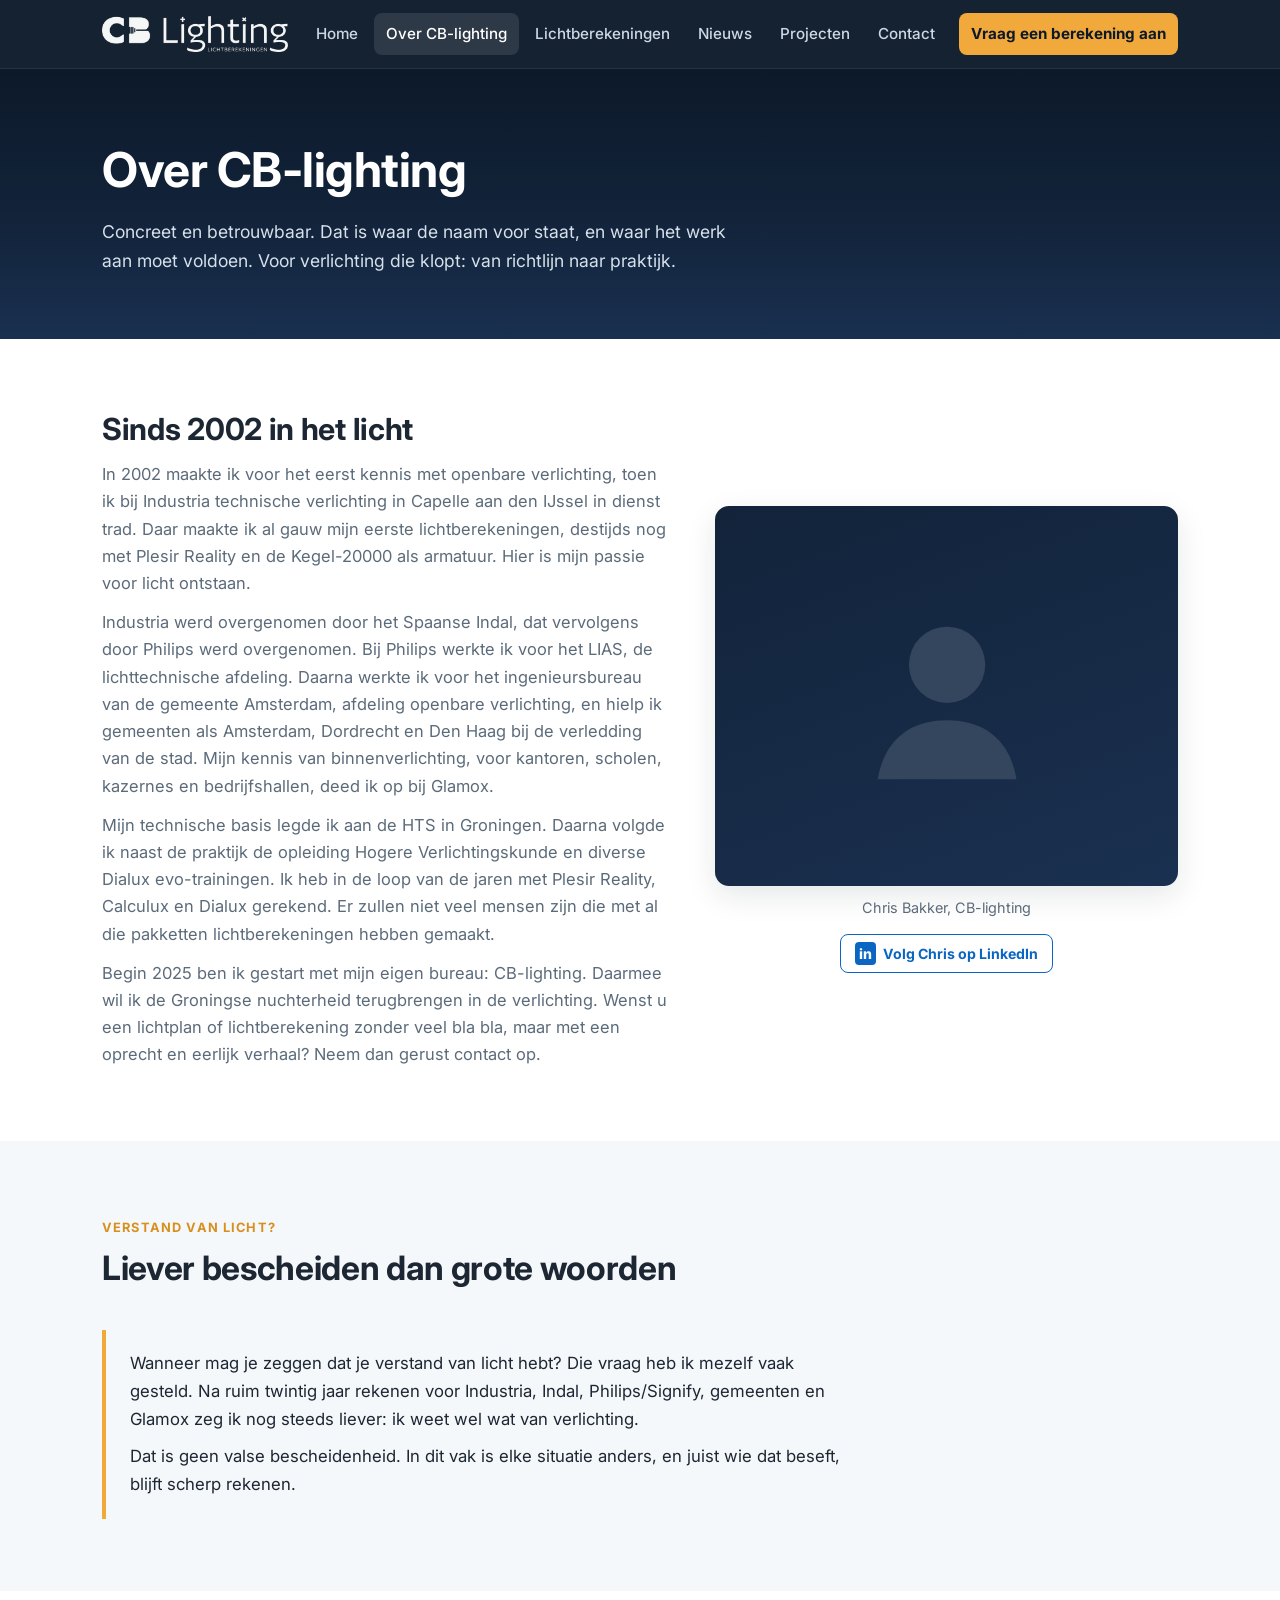
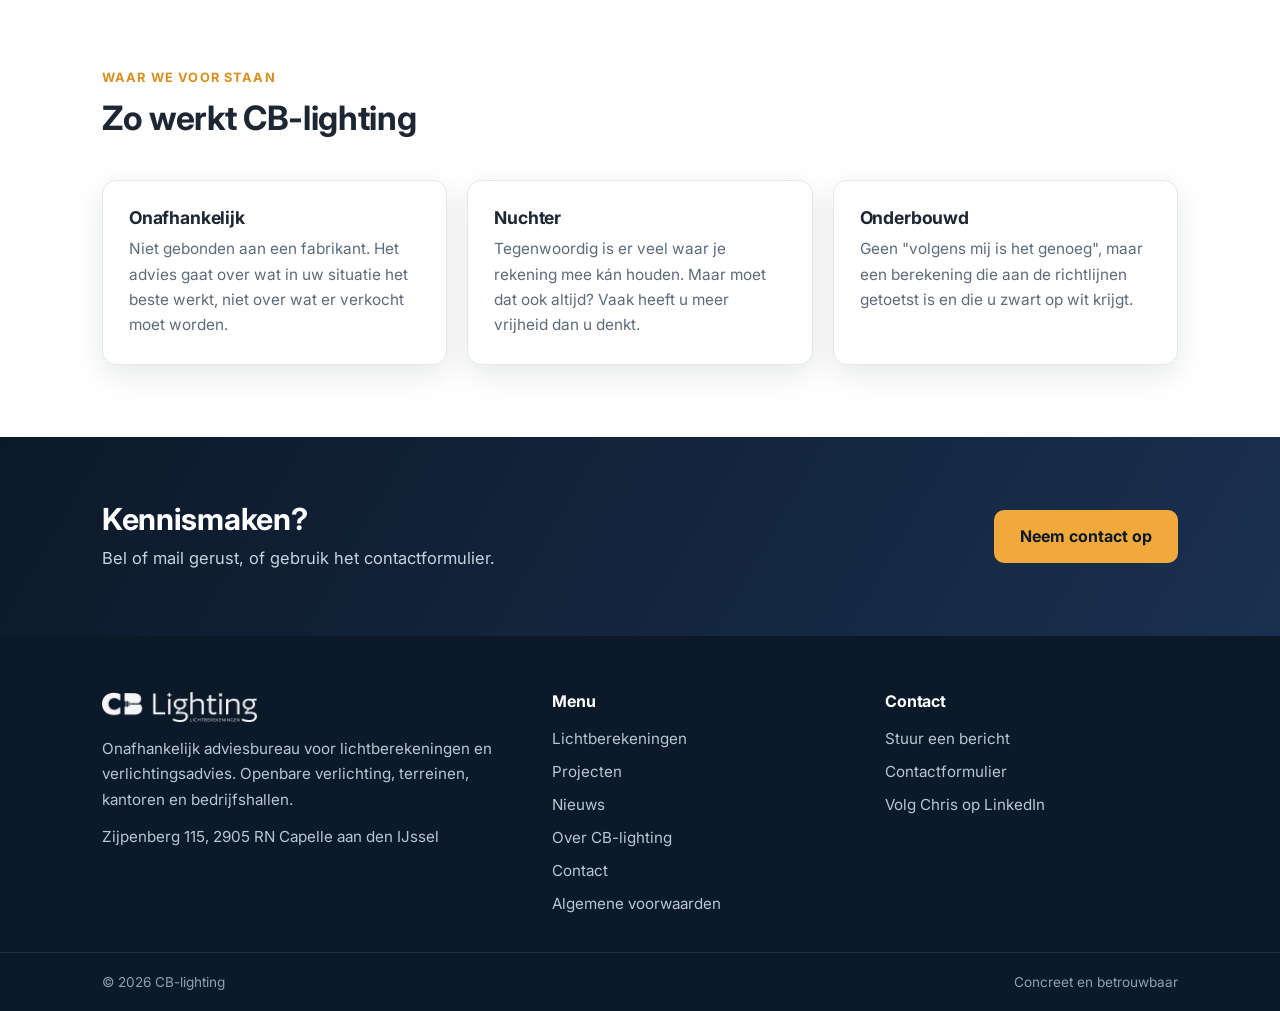
<file: over-cb-lighting.html>
<!DOCTYPE html>
<html lang="nl">
<head>
  <meta charset="UTF-8">
  <meta name="viewport" content="width=device-width, initial-scale=1.0">
  <title>Over CB-lighting | Chris Bakker, verlichtingsspecialist sinds 2002</title>
  <meta name="description" content="CB-lighting is het onafhankelijke adviesbureau van Chris Bakker: sinds 2002 in het verlichtingsvak, met ervaring bij Industria, Philips/Signify, de gemeente Amsterdam en Glamox.">
  <link rel="canonical" href="https://cb-lighting.nl/over-cb-lighting.html">
  <meta property="og:image" content="https://cb-lighting.nl/assets/og.png">
  <meta property="og:image:width" content="1200">
  <meta property="og:image:height" content="630">
  <meta name="twitter:card" content="summary_large_image">
  <link rel="icon" href="assets/favicon.png" type="image/png">
  <link rel="preconnect" href="https://fonts.googleapis.com">
  <link rel="preconnect" href="https://fonts.gstatic.com" crossorigin>
  <link href="https://fonts.googleapis.com/css2?family=Inter:wght@400;500;600;700;800&display=swap" rel="stylesheet">
  <link rel="stylesheet" href="css/stijl.css">
</head>
<body>

<header class="top">
  <div class="wrap">
    <a class="logo" href="index.html" aria-label="CB Lighting, naar de homepage">
      <img src="assets/logo-wit.png" alt="CB Lighting, lichtberekeningen">
    </a>
    <a class="belknop" href="#" aria-label="Bel CB-lighting"><svg viewBox="0 0 24 24" fill="none" stroke="#0c1929" stroke-width="2" stroke-linecap="round"><path d="M5 4h4l2 5-2.5 1.5a12 12 0 0 0 5 5L15 13l5 2v4a2 2 0 0 1-2 2A16 16 0 0 1 3 6a2 2 0 0 1 2-2z"/></svg></a>
    <button class="hamburger" aria-label="Menu openen"><span></span><span></span><span></span></button>
    <nav class="menu">
      <a href="index.html">Home</a>
      <a href="over-cb-lighting.html" class="actief">Over CB-lighting</a>
      <a href="lichtberekeningen.html">Lichtberekeningen</a>
      <a href="nieuws.html">Nieuws</a>
      <a href="projecten.html">Projecten</a>
      <a href="contact.html">Contact</a>
      <a href="contact.html" class="cta">Vraag een berekening aan</a>
    </nav>
  </div>
</header>

<section class="hero">
  <div class="wrap" style="padding-bottom:64px">
    <h1>Over CB-lighting</h1>
    <p class="sub" data-tekst="over_intro" data-enkel>Concreet en betrouwbaar. Dat is waar de naam voor staat, en waar het werk aan moet voldoen. Voor verlichting die klopt: van richtlijn naar praktijk.</p>
  </div>
</section>

<section class="sectie">
  <div class="wrap twee">
    <div class="tekstblok">
      <h2 data-tekst="over_kop" data-enkel>Sinds 2002 in het licht</h2>
      <div data-tekst="over_tekst">
        <p>In 2002 maakte ik voor het eerst kennis met openbare verlichting, toen ik bij Industria technische verlichting in Capelle aan den IJssel in dienst trad. Daar maakte ik al gauw mijn eerste lichtberekeningen, destijds nog met Plesir Reality en de Kegel-20000 als armatuur. Hier is mijn passie voor licht ontstaan.</p>
        <p>Industria werd overgenomen door het Spaanse Indal, dat vervolgens door Philips werd overgenomen. Bij Philips werkte ik voor het LIAS, de lichttechnische afdeling. Daarna werkte ik voor het ingenieursbureau van de gemeente Amsterdam, afdeling openbare verlichting, en hielp ik gemeenten als Amsterdam, Dordrecht en Den Haag bij de verledding van de stad. Mijn kennis van binnenverlichting, voor kantoren, scholen, kazernes en bedrijfshallen, deed ik op bij Glamox.</p>
        <p>Mijn technische basis legde ik aan de HTS in Groningen. Daarna volgde ik naast de praktijk de opleiding Hogere Verlichtingskunde en diverse Dialux evo-trainingen. Ik heb in de loop van de jaren met Plesir Reality, Calculux en Dialux gerekend. Er zullen niet veel mensen zijn die met al die pakketten lichtberekeningen hebben gemaakt.</p>
        <p>Begin 2025 ben ik gestart met mijn eigen bureau: CB-lighting. Daarmee wil ik de Groningse nuchterheid terugbrengen in de verlichting. Wenst u een lichtplan of lichtberekening zonder veel bla bla, maar met een oprecht en eerlijk verhaal? Neem dan gerust contact op.</p>
      </div>
    </div>
    <div>
      <div class="beeld" data-foto="portret" data-fotofocus="center 25%" style="min-height:380px">
        <svg viewBox="0 0 120 120" xmlns="http://www.w3.org/2000/svg" style="width:45%" aria-hidden="true">
          <circle cx="60" cy="42" r="22" fill="#33465e"/>
          <path d="M20 108c4-24 20-34 40-34s36 10 40 34" fill="#33465e"/>
        </svg>
      </div>
      <p style="color:var(--grijs);font-size:.9rem;margin-top:10px;text-align:center">Chris Bakker, CB-lighting</p>
      <p style="text-align:center;margin-top:14px"><a class="knop-li" href="https://www.linkedin.com/in/ccbakker/" target="_blank" rel="noopener">Volg Chris op LinkedIn</a></p>
    </div>
  </div>
</section>

<section class="sectie wolk">
  <div class="wrap">
    <div class="kop">
      <span class="label">Verstand van licht?</span>
      <h2>Liever bescheiden dan grote woorden</h2>
    </div>
    <div class="uitgelicht" style="max-width:780px" data-tekst="over_bescheiden">
      <p style="margin-bottom:10px">Wanneer mag je zeggen dat je verstand van licht hebt? Die vraag heb ik mezelf vaak gesteld. Na ruim twintig jaar rekenen voor Industria, Indal, Philips/Signify, gemeenten en Glamox zeg ik nog steeds liever: ik weet wel wat van verlichting.</p>
      <p style="margin-bottom:0">Dat is geen valse bescheidenheid. In dit vak is elke situatie anders, en juist wie dat beseft, blijft scherp rekenen.</p>
    </div>
  </div>
</section>

<section class="sectie">
  <div class="wrap">
    <div class="kop">
      <span class="label">Waar we voor staan</span>
      <h2>Zo werkt CB-lighting</h2>
    </div>
    <div class="kaarten">
      <div class="kaart">
        <h3 data-tekst="over_kaart1_titel" data-enkel>Onafhankelijk</h3>
        <p data-tekst="over_kaart1_tekst" data-enkel>Niet gebonden aan een fabrikant. Het advies gaat over wat in uw situatie het beste werkt, niet over wat er verkocht moet worden.</p>
      </div>
      <div class="kaart">
        <h3 data-tekst="over_kaart2_titel" data-enkel>Nuchter</h3>
        <p data-tekst="over_kaart2_tekst" data-enkel>Tegenwoordig is er veel waar je rekening mee kán houden. Maar moet dat ook altijd? Vaak heeft u meer vrijheid dan u denkt.</p>
      </div>
      <div class="kaart">
        <h3 data-tekst="over_kaart3_titel" data-enkel>Onderbouwd</h3>
        <p data-tekst="over_kaart3_tekst" data-enkel>Geen "volgens mij is het genoeg", maar een berekening die aan de richtlijnen getoetst is en die u zwart op wit krijgt.</p>
      </div>
    </div>
  </div>
</section>

<section class="ctastrook">
  <div class="wrap">
    <div>
      <h2 data-tekst="over_cta_kop" data-enkel>Kennismaken?</h2>
      <p data-tekst="over_cta_tekst" data-enkel>Bel of mail gerust, of gebruik het contactformulier.</p>
      <p data-telblok style="display:none;margin-top:8px">Liever direct bellen? <a data-tellink href="#" style="color:var(--gloed);font-weight:700"></a></p>
    </div>
    <a class="knop vol" href="contact.html">Neem contact op</a>
  </div>
</section>

<footer>
  <div class="wrap">
    <div>
      <a class="logo" href="index.html" style="margin-bottom:14px"><img src="assets/logo-wit.png" alt="CB Lighting"></a>
      <p data-tekst="footer_tekst" data-enkel>Onafhankelijk adviesbureau voor lichtberekeningen en verlichtingsadvies. Openbare verlichting, terreinen, kantoren en bedrijfshallen.</p>
      <p style="margin-top:12px" data-tekst="contact_adres" data-enkel>Zijpenberg 115, 2905 RN Capelle aan den IJssel</p>
    </div>
    <div>
      <h4>Menu</h4>
      <ul>
        <li><a href="lichtberekeningen.html">Lichtberekeningen</a></li>
        <li><a href="projecten.html">Projecten</a></li>
        <li><a href="nieuws.html">Nieuws</a></li>
        <li><a href="over-cb-lighting.html">Over CB-lighting</a></li>
        <li><a href="contact.html">Contact</a></li>
        <li><a href="algemene-voorwaarden.html">Algemene voorwaarden</a></li>
      </ul>
    </div>
    <div>
      <h4>Contact</h4>
      <ul>
        <li><a data-maillink href="contact.html">Stuur een bericht</a></li>
        <li data-telblok style="display:none"><a data-tellink href="#"></a></li>
        <li><a href="contact.html">Contactformulier</a></li>
        <li><a href="https://www.linkedin.com/in/ccbakker/" target="_blank" rel="noopener">Volg Chris op LinkedIn</a></li>
      </ul>
    </div>
  </div>
  <div class="onderbalk">
    <div class="wrap">
      <span>© <span data-jaar>2026</span> CB-lighting</span>
      <span>Concreet en betrouwbaar</span>
    </div>
  </div>
</footer>

<script src="js/config.js"></script>
<script src="js/site.js"></script>
</body>
</html>
</file>
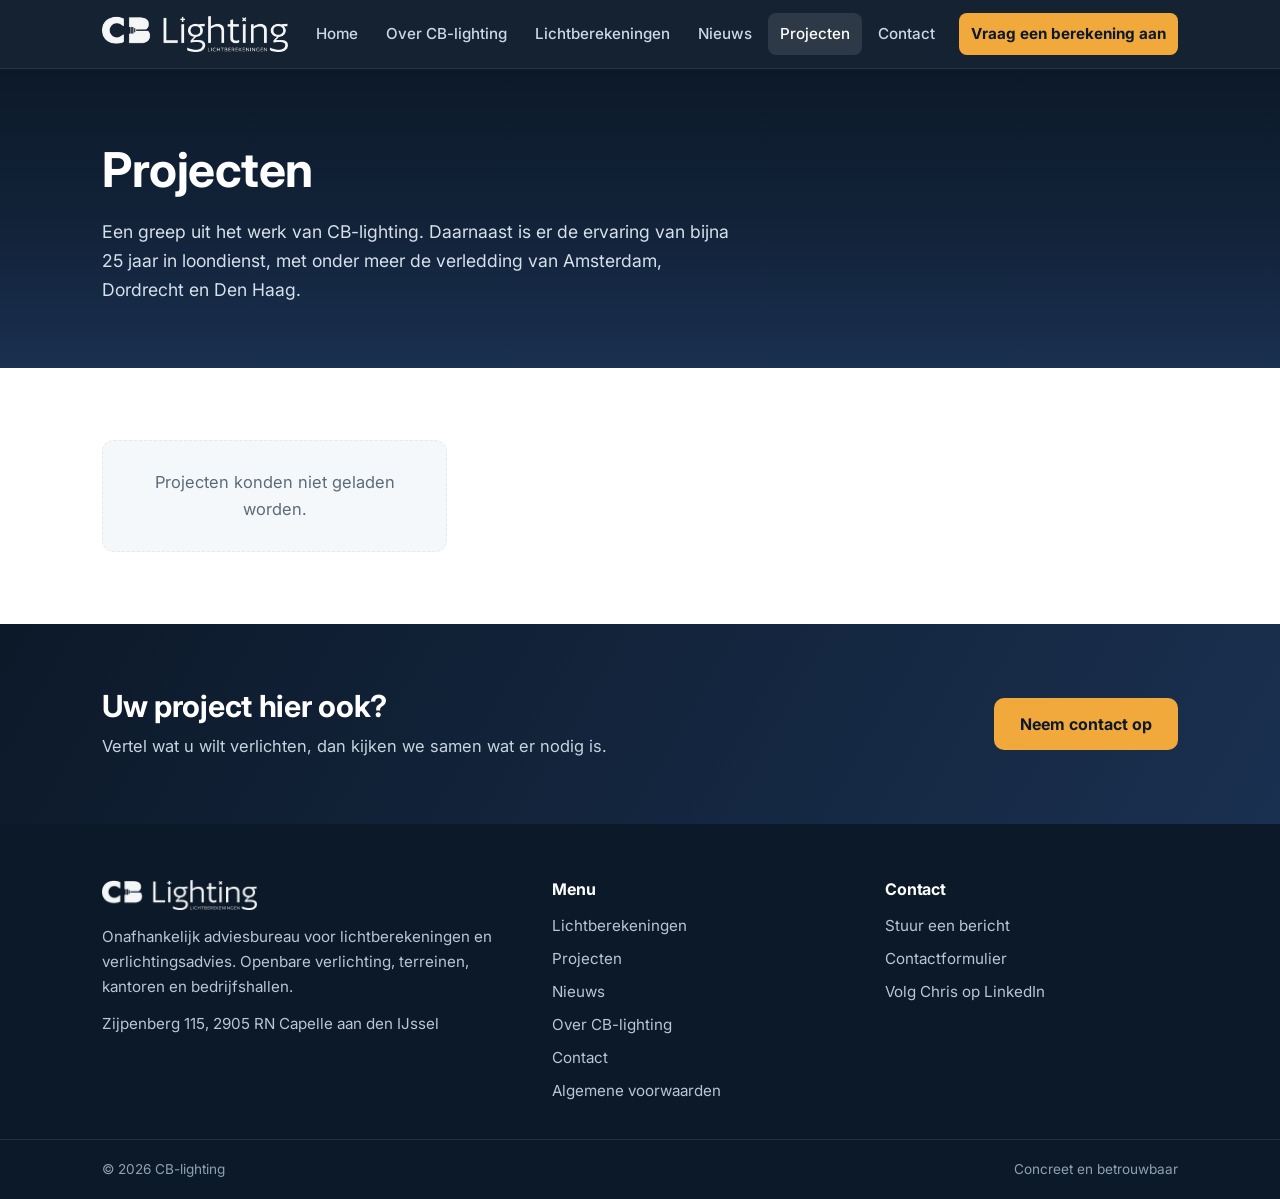
<file: projecten.html>
<!DOCTYPE html>
<html lang="nl">
<head>
  <meta charset="UTF-8">
  <meta name="viewport" content="width=device-width, initial-scale=1.0">
  <title>Projecten en referenties | CB-lighting</title>
  <meta name="description" content="Een greep uit de projecten van CB-lighting: lichtberekeningen en verlichtingsadvies voor gemeenten, bedrijven en installateurs.">
  <link rel="canonical" href="https://cb-lighting.nl/projecten.html">
  <meta property="og:image" content="https://cb-lighting.nl/assets/og.png">
  <meta property="og:image:width" content="1200">
  <meta property="og:image:height" content="630">
  <meta name="twitter:card" content="summary_large_image">
  <link rel="icon" href="assets/favicon.png" type="image/png">
  <link rel="preconnect" href="https://fonts.googleapis.com">
  <link rel="preconnect" href="https://fonts.gstatic.com" crossorigin>
  <link href="https://fonts.googleapis.com/css2?family=Inter:wght@400;500;600;700;800&display=swap" rel="stylesheet">
  <link rel="stylesheet" href="css/stijl.css">
</head>
<body>

<header class="top">
  <div class="wrap">
    <a class="logo" href="index.html" aria-label="CB Lighting, naar de homepage">
      <img src="assets/logo-wit.png" alt="CB Lighting, lichtberekeningen">
    </a>
    <a class="belknop" href="#" aria-label="Bel CB-lighting"><svg viewBox="0 0 24 24" fill="none" stroke="#0c1929" stroke-width="2" stroke-linecap="round"><path d="M5 4h4l2 5-2.5 1.5a12 12 0 0 0 5 5L15 13l5 2v4a2 2 0 0 1-2 2A16 16 0 0 1 3 6a2 2 0 0 1 2-2z"/></svg></a>
    <button class="hamburger" aria-label="Menu openen"><span></span><span></span><span></span></button>
    <nav class="menu">
      <a href="index.html">Home</a>
      <a href="over-cb-lighting.html">Over CB-lighting</a>
      <a href="lichtberekeningen.html">Lichtberekeningen</a>
      <a href="nieuws.html">Nieuws</a>
      <a href="projecten.html" class="actief">Projecten</a>
      <a href="contact.html">Contact</a>
      <a href="contact.html" class="cta">Vraag een berekening aan</a>
    </nav>
  </div>
</header>

<section class="hero">
  <div class="wrap" style="padding-bottom:64px">
    <h1>Projecten</h1>
    <p class="sub" data-tekst="projecten_intro">Een greep uit het werk van CB-lighting. Daarnaast is er de ervaring van bijna 25 jaar in loondienst, met onder meer de verledding van Amsterdam, Dordrecht en Den Haag.</p>
  </div>
</section>

<section class="sectie">
  <div class="wrap">
    <div class="nieuwslijst" id="projectenlijst">
      <div class="leegmelding">Projecten worden geladen...</div>
    </div>
    <div class="paginering" id="paginering" style="display:none"></div>
  </div>
</section>

<section class="ctastrook">
  <div class="wrap">
    <div>
      <h2 data-tekst="pr_cta_kop" data-enkel>Uw project hier ook?</h2>
      <p data-tekst="pr_cta_tekst" data-enkel>Vertel wat u wilt verlichten, dan kijken we samen wat er nodig is.</p>
      <p data-telblok style="display:none;margin-top:8px">Liever direct bellen? <a data-tellink href="#" style="color:var(--gloed);font-weight:700"></a></p>
    </div>
    <a class="knop vol" href="contact.html">Neem contact op</a>
  </div>
</section>

<footer>
  <div class="wrap">
    <div>
      <a class="logo" href="index.html" style="margin-bottom:14px"><img src="assets/logo-wit.png" alt="CB Lighting"></a>
      <p data-tekst="footer_tekst" data-enkel>Onafhankelijk adviesbureau voor lichtberekeningen en verlichtingsadvies. Openbare verlichting, terreinen, kantoren en bedrijfshallen.</p>
      <p style="margin-top:12px" data-tekst="contact_adres" data-enkel>Zijpenberg 115, 2905 RN Capelle aan den IJssel</p>
    </div>
    <div>
      <h4>Menu</h4>
      <ul>
        <li><a href="lichtberekeningen.html">Lichtberekeningen</a></li>
        <li><a href="projecten.html">Projecten</a></li>
        <li><a href="nieuws.html">Nieuws</a></li>
        <li><a href="over-cb-lighting.html">Over CB-lighting</a></li>
        <li><a href="contact.html">Contact</a></li>
        <li><a href="algemene-voorwaarden.html">Algemene voorwaarden</a></li>
      </ul>
    </div>
    <div>
      <h4>Contact</h4>
      <ul>
        <li><a data-maillink href="contact.html">Stuur een bericht</a></li>
        <li data-telblok style="display:none"><a data-tellink href="#"></a></li>
        <li><a href="contact.html">Contactformulier</a></li>
        <li><a href="https://www.linkedin.com/in/ccbakker/" target="_blank" rel="noopener">Volg Chris op LinkedIn</a></li>
      </ul>
    </div>
  </div>
  <div class="onderbalk">
    <div class="wrap">
      <span>© <span data-jaar>2026</span> CB-lighting</span>
      <span>Concreet en betrouwbaar</span>
    </div>
  </div>
</footer>

<script src="js/config.js"></script>
<script src="js/site.js"></script>
<script>
cblLees("cbl_projecten?select=titel,plaats,omschrijving,foto_url,slug&gepubliceerd=eq.true&order=sortering.asc,created_at.desc")
  .then(function (items) {
    var doel = document.getElementById("projectenlijst");
    doel.innerHTML = "";
    if (!items.length) {
      doel.innerHTML = '<div class="leegmelding">De eerste projecten verschijnen hier binnenkort. Benieuwd wat CB-lighting voor u kan doen? <a href="contact.html">Neem gerust contact op</a>.</div>';
      return;
    }
    // Maximaal 12 projecten per pagina
    var PER_PAGINA = 12;
    var pagina = Math.max(1, parseInt(new URLSearchParams(location.search).get("pagina"), 10) || 1);
    var totaalPaginas = Math.max(1, Math.ceil(items.length / PER_PAGINA));
    if (pagina > totaalPaginas) pagina = totaalPaginas;
    var vanaf = (pagina - 1) * PER_PAGINA;
    var balk = document.getElementById("paginering");
    if (items.length > PER_PAGINA) {
      balk.style.display = "";
      balk.innerHTML =
        '<div class="vorige">' + (pagina > 1 ? '<a href="?pagina=' + (pagina - 1) + '">&larr; Vorige pagina</a>' : "") + "</div>" +
        '<div class="teller">' + (vanaf + 1) + " - " + Math.min(vanaf + PER_PAGINA, items.length) + " van de " + items.length + "</div>" +
        '<div class="volgende">' + (pagina < totaalPaginas ? '<a href="?pagina=' + (pagina + 1) + '">Volgende pagina &rarr;</a>' : "") + "</div>";
    }

    items.slice(vanaf, vanaf + PER_PAGINA).forEach(function (p) {
      var kaart = document.createElement(p.slug ? "a" : "article");
      kaart.className = "nieuwsitem";
      if (p.slug) kaart.href = "/projecten/" + p.slug;
      var foto = p.foto_url ? '<div class="nfoto"><img src="' + p.foto_url + '" alt="" loading="lazy"></div>' : "";
      kaart.innerHTML = foto + '<div class="inhoud"><time></time><h3></h3><div class="tekst"></div>' +
        (p.slug ? '<div class="voet"><span class="leesmeer">Bekijk project &rarr;</span></div>' : "") + "</div>";
      kaart.querySelector("time").textContent = p.plaats || "";
      kaart.querySelector("h3").textContent = p.titel;
      var kort = String(p.omschrijving || "").replace(/\s+/g, " ").trim();
      if (kort.length > 150) kort = kort.slice(0, 150).replace(/\s+\S*$/, "") + "...";
      kaart.querySelector(".tekst").textContent = kort;
      cblFotoPas(kaart.querySelector(".nfoto img"));
      doel.appendChild(kaart);
    });
  })
  .catch(function () {
    document.getElementById("projectenlijst").innerHTML = '<div class="leegmelding">Projecten konden niet geladen worden.</div>';
  });
</script>
</body>
</html>
</file>
<file: css/stijl.css>
/* CB-lighting: één stylesheet voor de hele site */

:root {
  --nacht: #0c1929;
  --nacht-2: #12233a;
  --nacht-3: #1a3050;
  --amber: #f2a93b;
  --amber-donker: #d78f1e;
  --gloed: #ffd489;
  --inkt: #1d2733;
  --grijs: #5c6b7a;
  --lijn: #e3e9ef;
  --wolk: #f5f8fb;
  --wit: #ffffff;
  --schaduw: 0 10px 30px rgba(12, 25, 41, .10);
  --rond: 14px;
  --breed: 1120px;
}

* { margin: 0; padding: 0; box-sizing: border-box; }

html { scroll-behavior: smooth; }

body {
  font-family: "Inter", system-ui, -apple-system, "Segoe UI", sans-serif;
  color: var(--inkt);
  background: var(--wit);
  line-height: 1.65;
  font-size: 16.5px;
}

img { max-width: 100%; display: block; }

a { color: var(--amber-donker); }

h1, h2, h3, h4 { line-height: 1.2; font-weight: 700; letter-spacing: -.01em; }

.wrap { max-width: var(--breed); margin: 0 auto; padding: 0 22px; }

/* ---------- Header ---------- */

.top {
  position: sticky; top: 0; z-index: 50;
  background: rgba(12, 25, 41, .96);
  backdrop-filter: blur(8px);
  border-bottom: 1px solid rgba(255, 255, 255, .08);
}
.top .wrap { display: flex; align-items: center; justify-content: space-between; height: 68px; }

.logo { display: flex; align-items: center; gap: 10px; text-decoration: none; }
.logo svg { width: 34px; height: 34px; flex: none; }
.logo b { color: var(--wit); font-size: 1.15rem; letter-spacing: .01em; }
.logo b span { color: var(--amber); }
.logo img { height: 36px; width: auto; display: block; }
footer .logo img { height: 30px; }

.menu { display: flex; gap: 4px; align-items: center; }
.menu a {
  color: #cdd8e4; text-decoration: none; font-size: .95rem; font-weight: 500;
  padding: 8px 12px; border-radius: 8px;
}
.menu a:hover { color: var(--wit); background: rgba(255, 255, 255, .07); }
.menu a.actief { color: var(--wit); background: rgba(255, 255, 255, .10); }
.menu a.cta {
  background: var(--amber); color: var(--nacht); font-weight: 700; margin-left: 8px;
}
.menu a.cta:hover { background: var(--gloed); }

/* Beheerknoppen rechtsboven: zet site.js alleen neer voor wie in het beheer is ingelogd */
.aanpasknop {
  display: grid; place-items: center; flex: none;
  width: 38px; height: 38px; margin-left: 10px;
  border: 0; border-radius: 50%; cursor: pointer;
  background: var(--amber); font-size: 17px; line-height: 1;
}
.aanpasknop:hover { background: var(--gloed); }
.beheerknop {
  flex: none; margin-left: 10px; white-space: nowrap;
  color: #cdd8e4; text-decoration: none; font-size: .95rem; font-weight: 600;
  border: 1px solid rgba(255, 255, 255, .35); border-radius: 8px; padding: 8px 14px;
}
.beheerknop:hover { color: var(--wit); border-color: rgba(255, 255, 255, .6); }
/* Ingelogd? Dan zijn de aanvraag-knop en de belknop niet nodig,
   zo blijft de balk op één regel passen */
body.beheerder .menu a.cta { display: none; }
body.beheerder .belknop { display: none !important; }
@media (max-width: 900px) { .aanpasknop { width: 42px; height: 42px; } }

.hamburger {
  display: none; background: none; border: 0; cursor: pointer; padding: 8px;
}
.hamburger span { display: block; width: 24px; height: 2px; background: var(--wit); margin: 5px 0; border-radius: 2px; }

/* Belknop in de balk: alleen op telefoonformaat, en alleen als er een nummer is ingesteld */
.belknop { display: none; }

@media (max-width: 900px) {
  .hamburger { display: block; }
  body.tel-actief .belknop {
    display: grid; place-items: center;
    width: 42px; height: 42px; border-radius: 50%;
    background: var(--amber); margin-left: auto; margin-right: 12px; flex: none;
  }
  body.tel-actief .belknop svg { width: 20px; height: 20px; }
  .menu {
    display: none; position: absolute; top: 68px; left: 0; right: 0;
    flex-direction: column; align-items: stretch; gap: 2px;
    background: var(--nacht); padding: 12px 18px 18px;
    border-bottom: 1px solid rgba(255, 255, 255, .1);
  }
  .menu.open { display: flex; }
  .menu a { padding: 12px 14px; }
  .menu a.cta { margin-left: 0; text-align: center; margin-top: 6px; }
}

/* ---------- Hero ---------- */

.hero {
  position: relative; overflow: hidden;
  background: linear-gradient(180deg, var(--nacht) 0%, var(--nacht-2) 55%, var(--nacht-3) 100%);
  color: var(--wit);
}
.hero .wrap { position: relative; z-index: 2; padding-top: 72px; padding-bottom: 40px; }
.hero h1 { font-size: clamp(1.9rem, 4.2vw, 3rem); max-width: 720px; }
.hero p.sub { margin-top: 18px; max-width: 640px; color: #d6e0ea; font-size: 1.1rem; }
.hero .knoppen { margin-top: 30px; display: flex; gap: 12px; flex-wrap: wrap; }

.badges { display: flex; gap: 10px; flex-wrap: wrap; margin-top: 34px; }
.badge {
  border: 1px solid rgba(255, 255, 255, .22); color: #dfe8f1;
  padding: 6px 14px; border-radius: 999px; font-size: .85rem; font-weight: 500;
  background: rgba(255, 255, 255, .05);
}

.herofotos { display: grid; grid-template-columns: repeat(3, 1fr); gap: 14px; margin-top: 38px; }
.herofotos .vak {
  border-radius: 14px; overflow: hidden; aspect-ratio: 3 / 2;
  background: linear-gradient(160deg, var(--nacht-2), var(--nacht-3));
  background-size: cover; background-position: center;
  box-shadow: 0 12px 34px rgba(0, 0, 0, .35);
}
@media (max-width: 640px) { .herofotos { gap: 10px; } .herofotos .vak { border-radius: 10px; } }

/* ---------- Knoppen ---------- */

.knop {
  display: inline-block; text-decoration: none; font-weight: 700; font-size: 1rem;
  padding: 13px 26px; border-radius: 10px; border: 0; cursor: pointer;
  transition: transform .12s ease, background .12s ease;
}
.knop:hover { transform: translateY(-1px); }
.knop.vol { background: var(--amber); color: var(--nacht); }
.knop.vol:hover { background: var(--gloed); }
.knop.rand { background: transparent; color: var(--wit); border: 1.5px solid rgba(255, 255, 255, .4); }
.knop.rand:hover { border-color: var(--wit); }
.knop.rand.donker { color: var(--nacht); border-color: rgba(12, 25, 41, .35); }
.knop.rand.donker:hover { border-color: var(--nacht); }

/* ---------- Secties ---------- */

.sectie { padding: 72px 0; }
.sectie.wolk { background: var(--wolk); }
.sectie.nacht { background: var(--nacht); color: var(--wit); }

.kop { max-width: 680px; margin-bottom: 42px; }
.kop .label {
  color: var(--amber-donker); font-weight: 700; text-transform: uppercase;
  letter-spacing: .09em; font-size: .8rem;
}
.sectie.nacht .kop .label { color: var(--amber); }
.kop h2 { font-size: clamp(1.5rem, 3vw, 2.1rem); margin-top: 8px; }
.kop p { margin-top: 12px; color: var(--grijs); }
.sectie.nacht .kop p { color: #c7d3df; }

/* ---------- Kaarten ---------- */

.kaarten { display: grid; grid-template-columns: repeat(auto-fit, minmax(240px, 1fr)); gap: 20px; }
.kaart {
  background: var(--wit); border: 1px solid var(--lijn); border-radius: var(--rond);
  padding: 26px; box-shadow: var(--schaduw);
}
.kaart .icoon {
  width: 46px; height: 46px; border-radius: 12px; display: grid; place-items: center;
  background: linear-gradient(135deg, var(--nacht-2), var(--nacht-3)); margin-bottom: 16px;
}
.kaart .icoon svg { width: 24px; height: 24px; }
.kaart h3 { font-size: 1.1rem; margin-bottom: 8px; }
.kaart p { color: var(--grijs); font-size: .96rem; }

/* ---------- Twee kolommen ---------- */

.twee { display: grid; grid-template-columns: 1.1fr .9fr; gap: 48px; align-items: center; }
@media (max-width: 860px) { .twee { grid-template-columns: 1fr; gap: 28px; } }
.twee .beeld {
  border-radius: var(--rond); overflow: hidden; box-shadow: var(--schaduw);
  background: linear-gradient(160deg, var(--nacht-2), var(--nacht-3));
  min-height: 280px; display: grid; place-items: center;
}
.twee .beeld img { width: 100%; height: 100%; object-fit: cover; }
.beeld.heeft-foto > svg { display: none; }

.tekstblok h2 { font-size: clamp(1.4rem, 2.6vw, 1.9rem); margin-bottom: 14px; }
.tekstblok p { color: var(--grijs); margin-bottom: 12px; }
.tekstblok p:last-child { margin-bottom: 0; }

/* ---------- Tijdlijn ---------- */

.tijdlijn { list-style: none; display: grid; gap: 0; }
.tijdlijn li { position: relative; padding: 0 0 26px 34px; }
.tijdlijn li::before {
  content: ""; position: absolute; left: 8px; top: 8px; bottom: -8px; width: 2px;
  background: var(--lijn);
}
.tijdlijn li:last-child::before { display: none; }
.tijdlijn li::after {
  content: ""; position: absolute; left: 2px; top: 6px; width: 14px; height: 14px;
  border-radius: 50%; background: var(--amber); border: 3px solid var(--wit);
  box-shadow: 0 0 0 1px var(--lijn);
}
.tijdlijn b { display: block; font-size: 1rem; }
.tijdlijn span { color: var(--grijs); font-size: .95rem; }

/* ---------- Stappen ---------- */

.stappen { display: grid; grid-template-columns: repeat(auto-fit, minmax(220px, 1fr)); gap: 20px; counter-reset: stap; }
.stap { background: var(--wit); border: 1px solid var(--lijn); border-radius: var(--rond); padding: 24px; }
.stap::before {
  counter-increment: stap; content: counter(stap);
  display: inline-grid; place-items: center; width: 38px; height: 38px; border-radius: 50%;
  background: var(--nacht); color: var(--amber); font-weight: 800; margin-bottom: 14px;
}
.stap h3 { font-size: 1.05rem; margin-bottom: 6px; }
.stap p { color: var(--grijs); font-size: .95rem; }

/* ---------- FAQ ---------- */

.faq { display: grid; gap: 12px; max-width: 780px; }
.faq details { background: var(--wit); border: 1px solid var(--lijn); border-radius: 12px; padding: 0; }
.faq summary {
  cursor: pointer; font-weight: 600; padding: 18px 22px; list-style: none;
  display: flex; justify-content: space-between; align-items: center; gap: 14px;
}
.faq summary::-webkit-details-marker { display: none; }
.faq summary::after { content: "+"; font-size: 1.4rem; color: var(--amber-donker); flex: none; }
.faq details[open] summary::after { content: "\2212"; }
.faq .antwoord { padding: 0 22px 18px; color: var(--grijs); }

/* ---------- Nieuws & projecten ---------- */

.nieuwslijst { display: grid; grid-template-columns: repeat(auto-fill, minmax(300px, 1fr)); gap: 20px; }
.nieuwsitem {
  background: var(--wit); border: 1px solid var(--lijn); border-radius: var(--rond);
  overflow: hidden; box-shadow: var(--schaduw); display: flex; flex-direction: column;
}
.nieuwsitem .nfoto { position: relative; aspect-ratio: 16/9; background: linear-gradient(150deg, var(--nacht-2), var(--nacht-3)); }
.nieuwsitem .nfoto img { position: absolute; inset: 0; width: 100%; height: 100%; object-fit: cover; }
/* Staande of vierkante foto's: passend tonen met een rustige lichte rand, in plaats van hard afsnijden */
.nfoto.staand { background: var(--wolk); border-bottom: 1px solid var(--lijn); }
.nfoto.staand img { object-fit: contain; }
.nieuwsitem .inhoud { padding: 22px; display: flex; flex-direction: column; gap: 8px; flex: 1; }
.nieuwsitem time { color: var(--grijs); font-size: .85rem; }
.nieuwsitem h3 { font-size: 1.12rem; }
.nieuwsitem .tekst { color: var(--grijs); font-size: .95rem; white-space: pre-line; }
.nieuwsitem .tekst.dicht { display: -webkit-box; -webkit-line-clamp: 4; -webkit-box-orient: vertical; overflow: hidden; }
.nieuwsitem .voet { margin-top: auto; padding-top: 12px; display: flex; gap: 14px; align-items: center; }
.leesmeer { background: none; border: 0; color: var(--amber-donker); font-weight: 700; cursor: pointer; font-size: .95rem; padding: 0; }
a.leesmeer { text-decoration: none; }

/* Klikbare projectkaarten en de losse projectpagina */
a.nieuwsitem { color: inherit; text-decoration: none; transition: transform .15s ease, border-color .15s ease; }
a.nieuwsitem:hover { transform: translateY(-3px); border-color: var(--amber); }
.terugregel { margin-bottom: 18px; }
.terugregel a { color: var(--gloed); font-weight: 700; text-decoration: none; }
.projectfoto { position: relative; aspect-ratio: 16/9; border-radius: var(--rond); overflow: hidden; box-shadow: var(--schaduw); margin-bottom: 30px; max-width: 900px; background: var(--wolk); }
.projectfoto img { position: absolute; inset: 0; width: 100%; height: 100%; object-fit: cover; display: block; }
.projectfoto.staand { border: 1px solid var(--lijn); }
.projectfoto.staand img { object-fit: contain; }
.projecttekst { max-width: 780px; }
.projecttekst p { color: var(--grijs); margin-bottom: 14px; font-size: 1.05rem; line-height: 1.7; }
.deelblok { margin-top: 36px; padding-top: 26px; border-top: 1px solid var(--lijn); }
.deelblok h4 { margin-bottom: 14px; }
.deelrij { display: flex; gap: 10px; flex-wrap: wrap; }
.deelknop {
  display: inline-flex; align-items: center; gap: 9px; padding: 11px 16px;
  background: var(--wit); border: 1px solid var(--lijn); border-radius: 10px;
  color: var(--inkt); text-decoration: none; font-weight: 600; font-size: .95rem;
  transition: border-color .15s ease, transform .15s ease;
}
.deelknop:hover { border-color: var(--amber); transform: translateY(-2px); }
.deelknop svg { width: 18px; height: 18px; color: var(--amber-donker); }

/* Paginering onder nieuws en projecten */
.paginering { display: grid; grid-template-columns: 1fr auto 1fr; align-items: center; gap: 14px; margin-top: 38px; padding-top: 22px; border-top: 1px solid var(--lijn); color: var(--grijs); font-size: .95rem; }
.paginering .teller { text-align: center; letter-spacing: .04em; }
.paginering a { color: var(--amber-donker); font-weight: 700; text-decoration: none; }
.paginering .vorige { text-align: left; }
.paginering .volgende { text-align: right; }

.kop-rij { display: flex; align-items: center; gap: 10px; flex-wrap: wrap; }
.li-chip {
  display: inline-flex; align-items: center; gap: 6px;
  background: #eef4fb; color: #0a66c2; font-weight: 700; font-size: .74rem;
  padding: 3px 10px 3px 6px; border-radius: 999px; letter-spacing: .02em;
}
.li-chip::before {
  content: "in"; background: #0a66c2; color: #fff; border-radius: 4px;
  padding: 0 4px; font-weight: 800; font-size: .8rem;
}
.knop-li {
  display: inline-flex; align-items: center; gap: 7px;
  font-weight: 700; font-size: .88rem; color: #0a66c2; text-decoration: none;
  border: 1.5px solid #0a66c2; border-radius: 8px; padding: 7px 14px;
}
.knop-li::before { content: "in"; background: #0a66c2; color: #fff; border-radius: 4px; padding: 0 4px; font-weight: 800; }
.knop-li:hover { background: #0a66c2; color: #fff; }
.knop-li:hover::before { background: #fff; color: #0a66c2; }

.leegmelding { color: var(--grijs); background: var(--wolk); border: 1px dashed var(--lijn); border-radius: 12px; padding: 28px; text-align: center; }

/* ---------- Formulier ---------- */

.formulier { display: grid; gap: 16px; max-width: 640px; }
.veld { display: grid; gap: 6px; }
.veld label { font-weight: 600; font-size: .95rem; }
.veld input, .veld textarea, .veld select {
  font: inherit; padding: 12px 14px; border: 1.5px solid var(--lijn); border-radius: 10px;
  background: var(--wit); color: var(--inkt); width: 100%;
}
.veld input:focus, .veld textarea:focus { outline: 2px solid var(--amber); border-color: var(--amber); }
.veld .fout { color: #b3261e; font-size: .85rem; display: none; }
.veld.mis input, .veld.mis textarea { border-color: #b3261e; }
.veld.mis .fout { display: block; }
.verstopt { position: absolute; left: -9999px; opacity: 0; height: 0; overflow: hidden; }

.melding { border-radius: 10px; padding: 14px 18px; display: none; }
.melding.ok { display: block; background: #e7f6ec; color: #14572c; border: 1px solid #bfe5cb; }
.melding.err { display: block; background: #fdeceb; color: #8c1d18; border: 1px solid #f5c6c2; }

/* ---------- Contactgegevens ---------- */

.contactgrid { display: grid; grid-template-columns: 1fr 1fr; gap: 48px; }
@media (max-width: 860px) { .contactgrid { grid-template-columns: 1fr; } }
.gegevens { display: grid; gap: 18px; align-content: start; }
.gegeven { display: flex; gap: 14px; align-items: flex-start; }
.gegeven .gicoon {
  width: 42px; height: 42px; flex: none; border-radius: 10px; display: grid; place-items: center;
  background: var(--nacht);
}
.gegeven .gicoon svg { width: 20px; height: 20px; }
.gegeven b { display: block; }
.gegeven span, .gegeven a { color: var(--grijs); }
.kaartje { border-radius: var(--rond); overflow: hidden; border: 1px solid var(--lijn); box-shadow: var(--schaduw); }
.kaartje iframe { display: block; width: 100%; height: 320px; border: 0; }

/* ---------- CTA-strook ---------- */

.ctastrook { background: linear-gradient(120deg, var(--nacht) 0%, var(--nacht-3) 100%); color: var(--wit); }
.ctastrook .wrap { padding: 64px 22px; display: flex; align-items: center; justify-content: space-between; gap: 28px; flex-wrap: wrap; }
.ctastrook h2 { font-size: clamp(1.4rem, 2.8vw, 1.9rem); max-width: 560px; }
.ctastrook p { color: #c7d3df; margin-top: 8px; }

/* ---------- Voettekst ---------- */

footer { background: var(--nacht); color: #b9c6d3; font-size: .95rem; }
footer .wrap { padding: 56px 22px 36px; display: grid; grid-template-columns: 1.4fr 1fr 1fr; gap: 40px; }
@media (max-width: 800px) { footer .wrap { grid-template-columns: 1fr; gap: 28px; } }
footer h4 { color: var(--wit); margin-bottom: 14px; font-size: 1rem; }
footer a { color: #b9c6d3; text-decoration: none; }
footer a:hover { color: var(--wit); }
footer ul { list-style: none; display: grid; gap: 8px; }
.onderbalk { border-top: 1px solid rgba(255, 255, 255, .1); }
.onderbalk .wrap { display: flex; justify-content: space-between; gap: 12px; padding: 18px 22px; flex-wrap: wrap; font-size: .85rem; color: #8fa0b0; }

/* ---------- Diversen ---------- */

.uitgelicht {
  border-left: 4px solid var(--amber); background: var(--wolk);
  padding: 20px 24px; border-radius: 0 12px 12px 0; color: var(--inkt); font-size: 1.05rem;
}

.subkop { margin: 46px 0 18px; font-size: 1.3rem; }

.checklijst { list-style: none; display: grid; gap: 10px; }
.checklijst li { padding-left: 30px; position: relative; color: var(--grijs); }
.checklijst li::before {
  content: ""; position: absolute; left: 0; top: 4px; width: 18px; height: 18px;
  border-radius: 50%; background: var(--amber);
  clip-path: none;
}
.checklijst li::after {
  content: ""; position: absolute; left: 5px; top: 9px; width: 8px; height: 4px;
  border-left: 2px solid var(--nacht); border-bottom: 2px solid var(--nacht); transform: rotate(-45deg);
}
</file>
